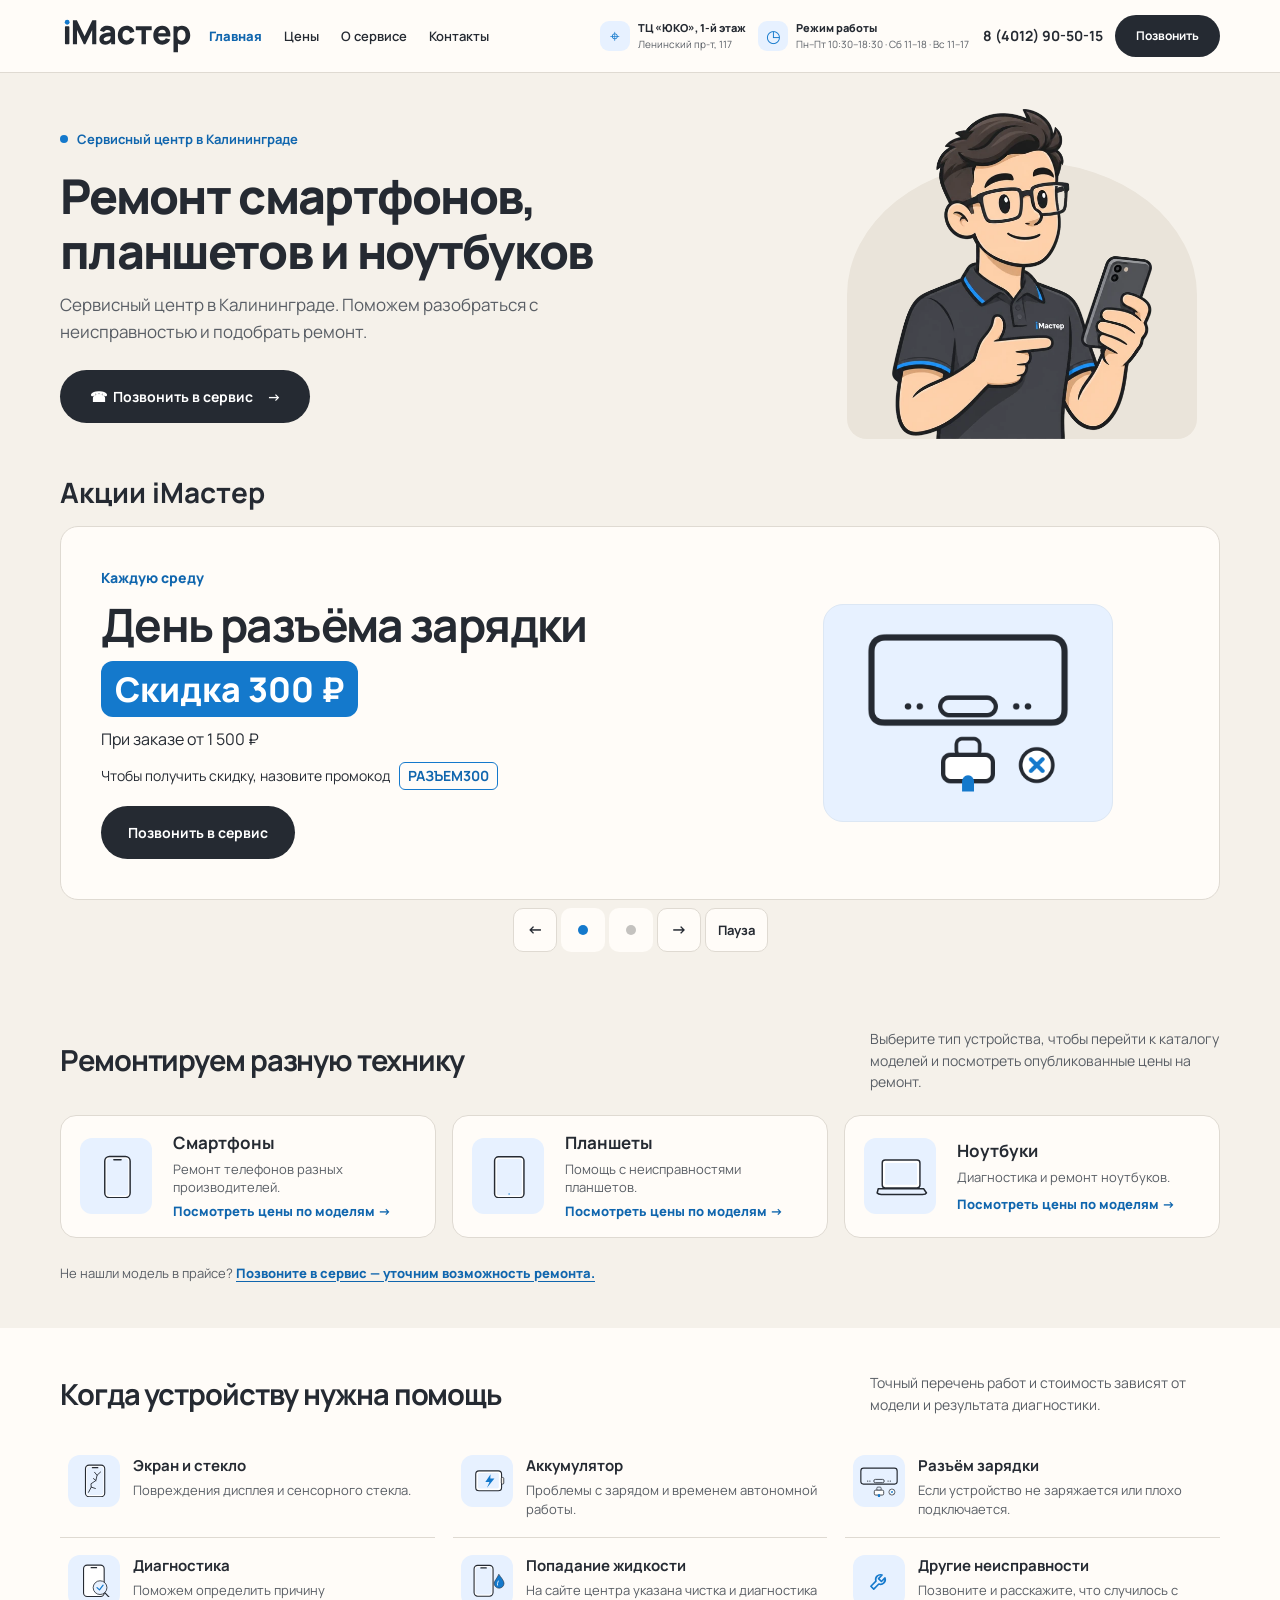
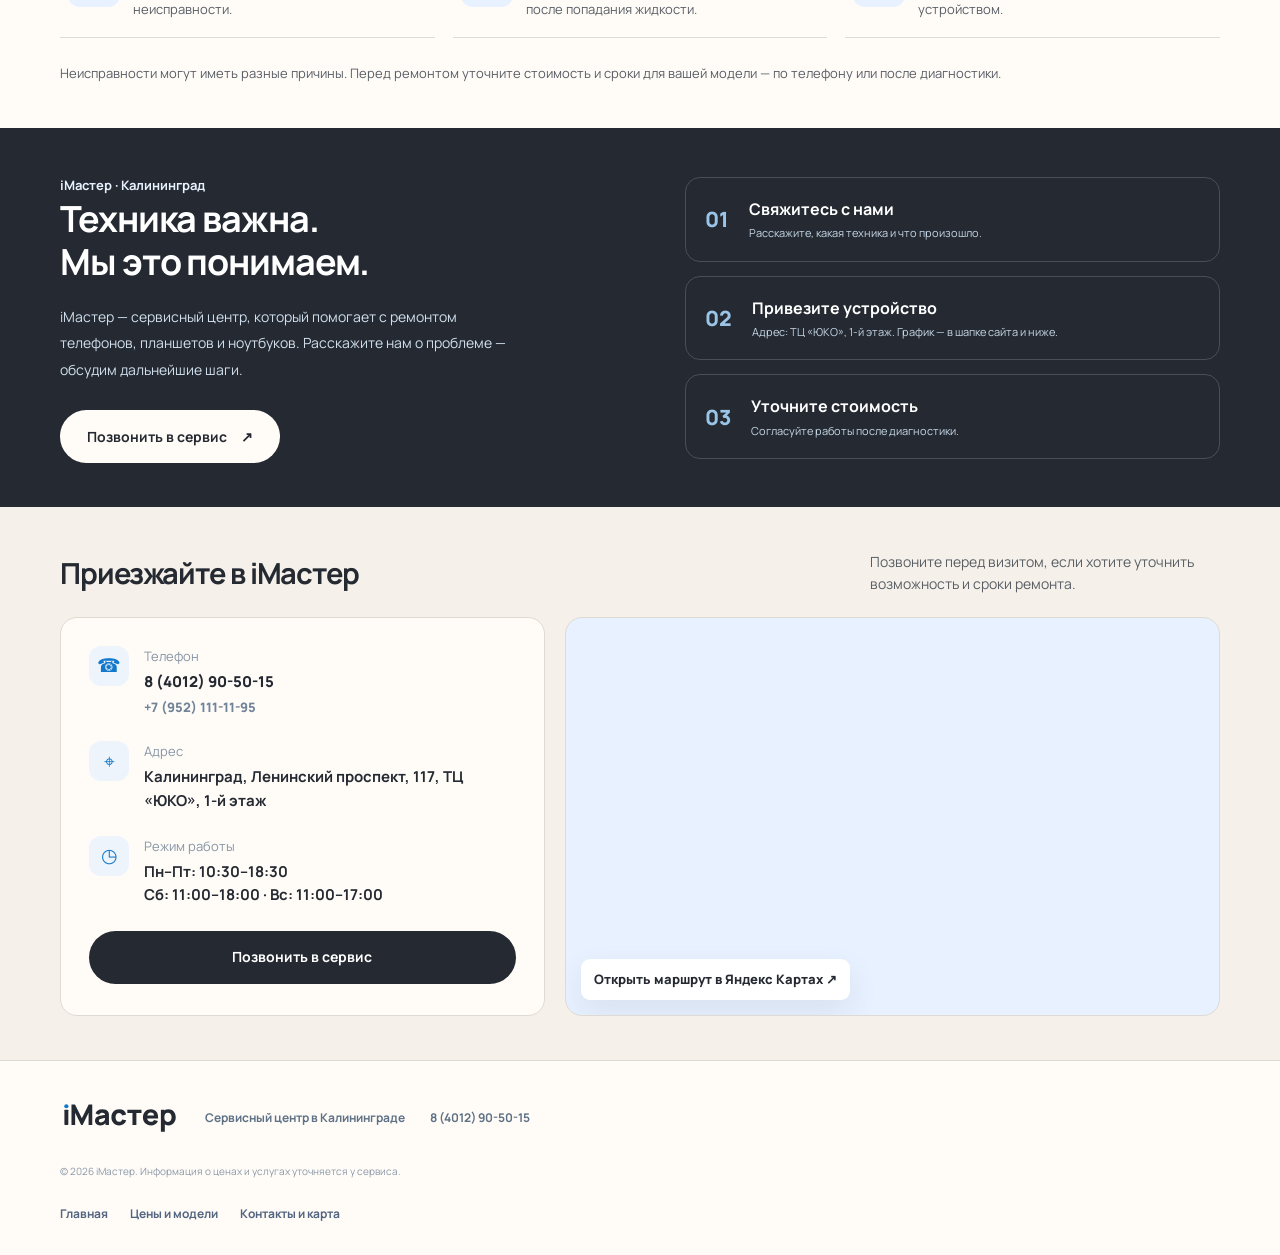
<file: site/index.html>
<!DOCTYPE html>

<html lang="ru">
<head>
<meta charset="utf-8"/>
<meta content="width=device-width, initial-scale=1" name="viewport"/>
<title>Ремонт смартфонов, планшетов и ноутбуков в Калининграде — iМастер</title>
<meta content="Сервисный центр iМастер в Калининграде: ремонт смартфонов, планшетов и ноутбуков. Бесплатная диагностика. Позвоните нам: 8 (4012) 90-50-15." name="description"/>
<meta content="index,follow" name="robots"/>
<link href="https://ipart39.ru/" rel="canonical"/>
<meta content="website" property="og:type"/>
<meta content="iМастер — сервисный центр в Калининграде" property="og:title"/>
<meta content="Ремонт смартфонов, планшетов и ноутбуков. Бесплатная диагностика." property="og:description"/>
<meta content="https://ipart39.ru/" property="og:url"/>
<meta content="#F5F1EA" name="theme-color"/>
<link href="images/favicon.svg" rel="icon" type="image/svg+xml"/>
<link href="https://fonts.googleapis.com" rel="preconnect"/>
<link crossorigin="" href="https://fonts.gstatic.com" rel="preconnect"/>
<link href="https://fonts.googleapis.com/css2?family=Manrope:wght@400;500;600;700;800&amp;display=swap" rel="stylesheet"/>
<link href="css/style.css" rel="stylesheet"/>
<script type="application/ld+json">{
  "@context": "https://schema.org",
  "@type": "LocalBusiness",
  "name": "iМастер",
  "url": "https://ipart39.ru/",
  "telephone": [
    "+74012905015",
    "+79521111195"
  ],
  "address": {
    "@type": "PostalAddress",
    "streetAddress": "Ленинский проспект, 117, ТЦ ЮКО, 1 этаж",
    "addressLocality": "Калининград",
    "addressCountry": "RU"
  },
  "openingHoursSpecification": [
    {
      "@type": "OpeningHoursSpecification",
      "dayOfWeek": [
        "Monday",
        "Tuesday",
        "Wednesday",
        "Thursday",
        "Friday"
      ],
      "opens": "10:30",
      "closes": "18:30"
    },
    {
      "@type": "OpeningHoursSpecification",
      "dayOfWeek": "Saturday",
      "opens": "11:00",
      "closes": "18:00"
    },
    {
      "@type": "OpeningHoursSpecification",
      "dayOfWeek": "Sunday",
      "opens": "11:00",
      "closes": "17:00"
    }
  ],
  "@id": "https://ipart39.ru/#localbusiness",
  "areaServed": {
    "@type": "City",
    "name": "Калининград"
  }
}</script>
<link href="css/upgrade.css" rel="stylesheet"/>
<link href="css/promotions.css" rel="stylesheet"/>
<link href="css/brand.css" rel="stylesheet"/>
</head>
<body>
<header class="site-header">
<div class="container header-inner">
<a aria-label="iМастер — на главную" class="brand" href="index.html"><picture><img src="images/brand/wordmark_primary.svg" alt="iМастер" width="135" height="41"/></picture></a>
<nav aria-label="Основная навигация" class="main-nav"><a aria-current="page" href="index.html">Главная</a><a href="ceny.html">Цены</a><a href="index.html#about">О сервисе</a><a href="kontakty.html">Контакты</a></nav>
<div aria-label="Адрес и режим работы" class="header-location">
<div class="header-info-item"><span class="header-info-icon">⌖</span><span><b>ТЦ «ЮКО», 1-й этаж</b><small>Ленинский пр-т, 117</small></span></div>
<div class="header-info-item"><span class="header-info-icon">◷</span><span><b>Режим работы</b><small>Пн–Пт 10:30–18:30 · Сб 11–18 · Вс 11–17</small></span></div>
</div>
<div class="header-actions"><a class="phone" href="tel:+74012905015">8 (4012) 90-50-15</a><a class="button button-small" href="tel:+74012905015">Позвонить</a></div>
<button aria-expanded="false" aria-label="Открыть меню" class="menu-toggle"><span></span><span></span></button>
</div>
<div class="mobile-header-details"><span><b>⌖ ТЦ «ЮКО», 1-й этаж</b> · Ленинский пр-т, 117</span><span><b>◷ Пн–Пт 10:30–18:30</b> · Сб 11–18 · Вс 11–17</span></div>
</header>
<main id="top">
<section class="hero section">
<div class="container hero-grid">
<div class="hero-copy">
<div class="eyebrow"><span class="eyebrow-dot"></span> Сервисный центр в Калининграде</div>
<h1>Ремонт смартфонов, <br/>планшетов и ноутбуков</h1>
<p class="hero-lead">Сервисный центр в Калининграде. Поможем разобраться с неисправностью и подобрать ремонт.</p>
<div class="hero-actions"><a class="button" href="tel:+74012905015">☎  Позвонить в сервис <span aria-hidden="true">→</span></a></div>
</div>
<div class="hero-art">
<img alt="Мастер iМастер со смартфоном" class="technician-image" src="images/brand/master-consultation.webp" width="512" height="650" decoding="async" fetchpriority="high"/>
</div>
</div>
</section>
<!-- promotions:start -->
<section class="promotions container" aria-labelledby="promotions-heading">
  <h2 id="promotions-heading">Акции iМастер</h2>
  <div class="promo-slides" id="promo-slides">
    <article class="promo-slide" aria-label="День разъёма зарядки">
      
      <div class="promo-copy">
        <p class="promo-day">Каждую среду</p>
        <h3>День разъёма зарядки</h3>
        <p class="promo-discount">Скидка 300 ₽</p>
        <p class="promo-condition">При заказе от 1 500 ₽</p>
        <p class="promo-code promo-code-guided"><span>Чтобы получить скидку, назовите промокод</span> <strong>РАЗЪЕМ300</strong></p>
        <a class="button" href="tel:+74012905015">Позвонить в сервис</a>
      </div>
      <img class="promo-art" src="images/promotions/brand-port.png" alt="" width="650" height="650" loading="lazy" decoding="async"/>
    </article>
    <article class="promo-slide" aria-label="День дисплея">
      
      <div class="promo-copy">
        <p class="promo-day">Каждый четверг</p>
        <h3>День дисплея</h3>
        <p class="promo-discount">Скидка 300 ₽</p>
        <p class="promo-condition">При заказе от 3 000 ₽</p>
        <p class="promo-code promo-code-guided"><span>Чтобы получить скидку, назовите промокод</span> <strong>ДИСПЛЕЙ300</strong></p>
        <a class="button" href="tel:+74012905015">Позвонить в сервис</a>
      </div>
      <img class="promo-art" src="images/promotions/brand-display.png" alt="" width="650" height="650" loading="lazy" decoding="async"/>
    </article>
  </div>
  <div class="promo-controls" hidden>
    <button type="button" class="promo-arrow" data-promo-prev aria-controls="promo-slides" aria-label="Предыдущая акция">←</button>
    <div class="promo-dots" role="group" aria-label="Выбор акции"></div>
    <button type="button" class="promo-arrow" data-promo-next aria-controls="promo-slides" aria-label="Следующая акция">→</button>
    <button type="button" class="promo-play" data-promo-play>Пауза</button>
  </div>
  <p class="promo-status" aria-live="polite" aria-atomic="true"></p>
</section>
<!-- promotions:end -->
<section class="trust-strip"><div class="container trust-items"><div><span class="trust-symbol">✳</span> Бесплатная диагностика</div><div><span class="trust-symbol">⌁</span> Смартфоны, планшеты, ноутбуки</div><div><span class="trust-symbol">⌖</span> Калининград, ТЦ ЮКО</div></div></section>
<section class="section" id="services">
<div class="container">
<div class="section-heading"><div><div class="eyebrow">Чем можем помочь</div><h2>Ремонтируем разную технику</h2></div><p>Выберите тип устройства, чтобы перейти к каталогу моделей и посмотреть опубликованные цены на ремонт.</p></div>
<div class="device-grid">
<article class="device-card"><div class="device-illustration phone-illustration"><img src="images/brand/icon_phone.svg" alt="" width="80" height="60" loading="lazy"/></div><h3>Смартфоны</h3><p>Ремонт телефонов разных производителей.</p><a class="card-inline-link" href="ceny.html#smartphones">Посмотреть цены по моделям →</a></article>
<article class="device-card"><div class="device-illustration tablet-illustration"><img src="images/brand/icon_tablet_plain.svg" alt="" width="80" height="60" loading="lazy"/></div><h3>Планшеты</h3><p>Помощь с неисправностями планшетов.</p><a class="card-inline-link" href="ceny.html#tablets">Посмотреть цены по моделям →</a></article>
<article class="device-card"><div class="device-illustration laptop-illustration"><img src="images/brand/icon_laptop_plain.svg" alt="" width="80" height="60" loading="lazy"/></div><h3>Ноутбуки</h3><p>Диагностика и ремонт ноутбуков.</p><a class="card-inline-link" href="ceny.html#laptops">Посмотреть цены по моделям →</a></article>
</div>
<p class="catalog-bridge">Не нашли модель в прайсе? <a href="tel:+74012905015">Позвоните в сервис — уточним возможность ремонта.</a></p></div>
</section>
<section class="section section-soft">
<div class="container">
<div class="section-heading"><div><div class="eyebrow">Типовые неисправности</div><h2>Когда устройству нужна помощь</h2></div><p>Точный перечень работ и стоимость зависят от модели и результата диагностики.</p></div>
<div class="service-grid">
<div class="service-item"><span class="service-icon"><img src="images/brand/icon_crack_light.svg" alt="" width="44" height="44" loading="lazy"/></span><div><h3>Экран и стекло</h3><p>Повреждения дисплея и сенсорного стекла.</p></div></div>
<div class="service-item"><span class="service-icon"><img src="images/brand/icon_battery_new.svg" alt="" width="44" height="44" loading="lazy"/></span><div><h3>Аккумулятор</h3><p>Проблемы с зарядом и временем автономной работы.</p></div></div>
<div class="service-item"><span class="service-icon"><img src="images/brand/icon_port_cable.svg" alt="" width="44" height="44" loading="lazy"/></span><div><h3>Разъём зарядки</h3><p>Если устройство не заряжается или плохо подключается.</p></div></div>
<div class="service-item"><span class="service-icon"><img src="images/brand/icon_diagnosis.svg" alt="" width="44" height="44" loading="lazy"/></span><div><h3>Диагностика</h3><p>Поможем определить причину неисправности.</p></div></div>
<div class="service-item"><span class="service-icon"><img src="images/brand/icon_water.svg" alt="" width="44" height="44" loading="lazy"/></span><div><h3>Попадание жидкости</h3><p>На сайте центра указана чистка и диагностика после попадания жидкости.</p></div></div>
<div class="service-item"><span class="service-icon"><svg aria-hidden="true" fill="none" height="24" stroke="currentColor" stroke-linecap="round" stroke-linejoin="round" stroke-width="1.7" viewbox="0 0 24 24" width="24"><path d="M14.7 6.3a5 5 0 0 0-6.4 6.4L3 18l3 3 5.3-5.3a5 5 0 0 0 6.4-6.4L14 13l-3-3z"></path></svg></span><div><h3>Другие неисправности</h3><p>Позвоните и расскажите, что случилось с устройством.</p></div></div>
</div><p class="seo-note">Неисправности могут иметь разные причины. Перед ремонтом уточните стоимость и сроки для вашей модели — по телефону или после диагностики.</p>
</div>
</section>

<section class="section section-blue" id="about">
<div class="container about-grid"><div><div class="eyebrow eyebrow-light">iМастер · Калининград</div><h2>Техника важна.<br/>Мы это понимаем.</h2><p>iМастер — сервисный центр, который помогает с ремонтом телефонов, планшетов и ноутбуков. Расскажите нам о проблеме — обсудим дальнейшие шаги.</p><a class="button button-white" href="tel:+74012905015">Позвонить в сервис <span>↗</span></a></div><div class="about-steps"><div><span>01</span><p><b>Свяжитесь с нами</b><small>Расскажите, какая техника и что произошло.</small></p></div><div><span>02</span><p><b>Привезите устройство</b><small>Адрес: ТЦ «ЮКО», 1-й этаж. График — в шапке сайта и ниже.</small></p></div><div><span>03</span><p><b>Уточните стоимость</b><small>Согласуйте работы после диагностики.</small></p></div></div></div>
</section>
<section class="section" id="contacts">
<div class="container">
<div class="section-heading"><div><div class="eyebrow">Будем на связи</div><h2>Приезжайте в iМастер</h2></div><p>Позвоните перед визитом, если хотите уточнить возможность и сроки ремонта.</p></div>
<div class="contact-grid">
<div class="contact-card">
<div class="contact-line"><span class="contact-icon">☎</span><div><small>Телефон</small><a href="tel:+74012905015">8 (4012) 90-50-15</a><a class="secondary-phone" href="tel:+79521111195">+7 (952) 111-11-95</a></div></div>
<div class="contact-line"><span class="contact-icon">⌖</span><div><small>Адрес</small><b>Калининград, Ленинский проспект, 117, ТЦ «ЮКО», 1-й этаж</b></div></div>
<div class="contact-line"><span class="contact-icon">◷</span><div><small>Режим работы</small><b>Пн–Пт: 10:30–18:30</b><b>Сб: 11:00–18:00 · Вс: 11:00–17:00</b></div></div>
<a class="button button-full" href="tel:+74012905015">Позвонить в сервис</a>
</div>
<div class="map-card"><iframe loading="lazy" referrerpolicy="no-referrer-when-downgrade" src="https://yandex.ru/map-widget/v1/?ll=20.504280%2C54.700476&amp;z=18&amp;pt=20.504280%2C54.700476%2Cpm2rdm" title="Карта: iМастер, Ленинский проспект 117, Калининград"></iframe><a href="https://yandex.ru/maps/?ll=20.504280%2C54.700476&amp;z=18&amp;pt=20.504280%2C54.700476%2Cpm2rdm" rel="noopener" target="_blank">Открыть маршрут в Яндекс Картах ↗</a></div>
</div>
</div>
</section>
</main>
<footer class="site-footer"><div class="container footer-inner"><a class="brand brand-footer" href="index.html"><picture><img src="images/brand/wordmark_primary.svg" alt="iМастер" width="135" height="41"/></picture></a><p>Сервисный центр в Калининграде</p><a href="tel:+74012905015">8 (4012) 90-50-15</a><small>© <span id="year"></span> iМастер. Информация о ценах и услугах уточняется у сервиса.</small><nav aria-label="Разделы сайта" class="footer-links"><a href="index.html">Главная</a><a href="ceny.html">Цены и модели</a><a href="kontakty.html">Контакты и карта</a></nav></div></footer>
<a class="mobile-call" href="tel:+74012905015">Позвонить в iМастер</a>
<script defer="" src="js/main.js"></script>
<script defer="" src="js/promotions.js"></script>
</body>
</html>
</file>
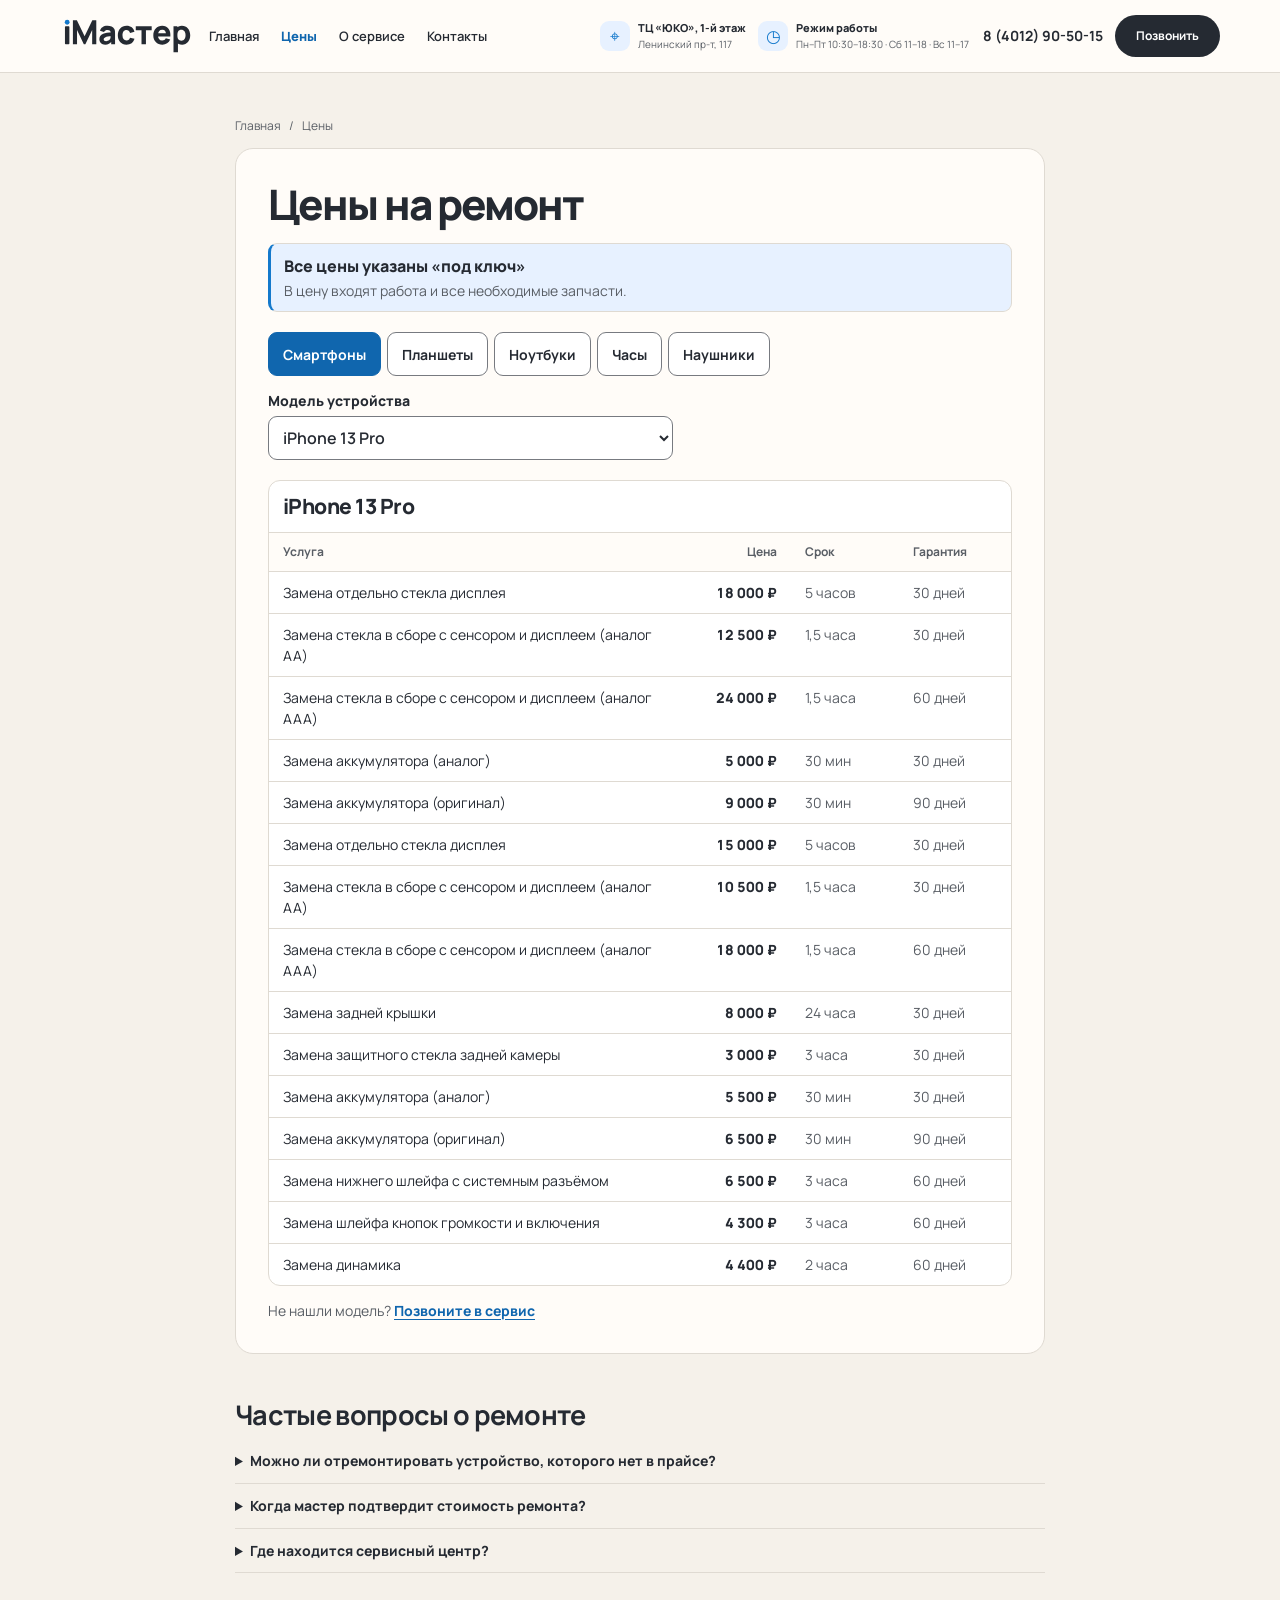
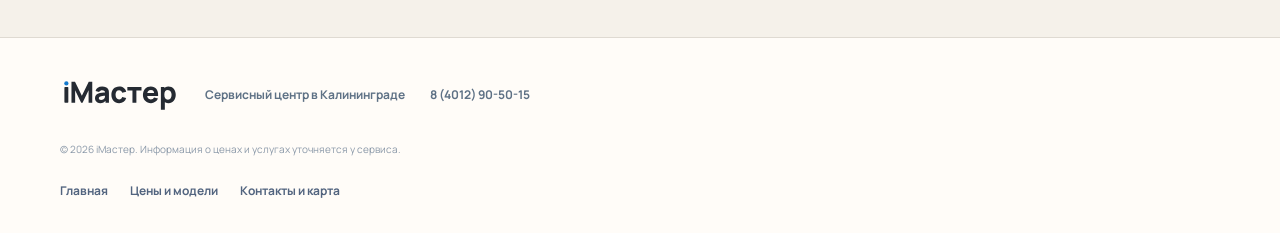
<file: site/ceny.html>
<!DOCTYPE html>
<html lang="ru"><head>
<meta charset="utf-8"/>
<meta content="width=device-width, initial-scale=1" name="viewport"/>
<title>Цены на ремонт iPhone, iPad и MacBook в Калининграде — iМастер</title>
<meta content="Прайс iМастер в Калининграде: выберите устройство и модель, чтобы посмотреть опубликованные цены на ремонт iPhone, iPad и MacBook, сроки и гарантию." name="description"/>
<meta content="index,follow" name="robots"/>
<link href="https://ipart39.ru/ceny.html" rel="canonical"/>
<meta content="website" property="og:type"/>
<meta content="Цены на ремонт iPhone, iPad и MacBook в Калининграде — iМастер" property="og:title"/>
<meta content="Прайс iМастер в Калининграде: выберите устройство и модель, чтобы посмотреть опубликованные цены на ремонт iPhone, iPad и MacBook, сроки и гарантию." property="og:description"/>
<meta content="https://ipart39.ru/ceny.html" property="og:url"/>
<meta content="#F5F1EA" name="theme-color" media="(prefers-color-scheme: light)"/>
<meta content="#252A32" name="theme-color" media="(prefers-color-scheme: dark)"/>
<link href="images/favicon.svg" rel="icon" type="image/svg+xml"/>
<link href="https://fonts.googleapis.com" rel="preconnect"/>
<link crossorigin="" href="https://fonts.gstatic.com" rel="preconnect"/>
<link href="https://fonts.googleapis.com/css2?family=Manrope:wght@400;500;600;700;800&amp;display=swap" rel="stylesheet"/>
<link href="css/style.css" rel="stylesheet"/>
<script type="application/ld+json">{
  "@context": "https://schema.org",
  "@type": "LocalBusiness",
  "name": "iМастер",
  "url": "https://ipart39.ru/",
  "telephone": [
    "+74012905015",
    "+79521111195"
  ],
  "address": {
    "@type": "PostalAddress",
    "streetAddress": "Ленинский проспект, 117, ТЦ ЮКО, 1 этаж",
    "addressLocality": "Калининград",
    "addressCountry": "RU"
  },
  "openingHoursSpecification": [
    {
      "@type": "OpeningHoursSpecification",
      "dayOfWeek": [
        "Monday",
        "Tuesday",
        "Wednesday",
        "Thursday",
        "Friday"
      ],
      "opens": "10:30",
      "closes": "18:30"
    },
    {
      "@type": "OpeningHoursSpecification",
      "dayOfWeek": "Saturday",
      "opens": "11:00",
      "closes": "18:00"
    },
    {
      "@type": "OpeningHoursSpecification",
      "dayOfWeek": "Sunday",
      "opens": "11:00",
      "closes": "17:00"
    }
  ],
  "@id": "https://ipart39.ru/#localbusiness",
  "areaServed": {
    "@type": "City",
    "name": "Калининград"
  }
}</script>
<link href="css/upgrade.css" rel="stylesheet"/>
<link href="css/catalog.css" rel="stylesheet"/>
<link href="css/brand.css" rel="stylesheet"/>
</head><body class="prices-page"><header class="site-header">
<div class="container header-inner">
<a aria-label="iМастер — на главную" class="brand" href="index.html"><picture><source media="(prefers-color-scheme: dark)" srcset="images/brand/wordmark_inverse.svg"/><img src="images/brand/wordmark_primary.svg" alt="iМастер" width="135" height="41"/></picture></a>
<nav aria-label="Основная навигация" class="main-nav"><a href="index.html">Главная</a><a aria-current="page" href="ceny.html">Цены</a><a href="index.html#about">О сервисе</a><a href="kontakty.html">Контакты</a></nav>
<div aria-label="Адрес и режим работы" class="header-location">
<div class="header-info-item"><span class="header-info-icon">⌖</span><span><b>ТЦ «ЮКО», 1-й этаж</b><small>Ленинский пр-т, 117</small></span></div>
<div class="header-info-item"><span class="header-info-icon">◷</span><span><b>Режим работы</b><small>Пн–Пт 10:30–18:30 · Сб 11–18 · Вс 11–17</small></span></div>
</div>
<div class="header-actions"><a class="phone" href="tel:+74012905015">8 (4012) 90-50-15</a><a class="button button-small" href="tel:+74012905015">Позвонить</a></div>
<button aria-expanded="false" aria-label="Открыть меню" class="menu-toggle"><span></span><span></span></button>
</div>
<div class="mobile-header-details"><span><b>⌖ ТЦ «ЮКО», 1-й этаж</b> · Ленинский пр-т, 117</span><span><b>◷ Пн–Пт 10:30–18:30</b> · Сб 11–18 · Вс 11–17</span></div>
</header>
<main class="container prices-container">
  <nav class="breadcrumbs prices-breadcrumbs" aria-label="Навигационная цепочка">
    <a href="index.html">Главная</a>
    <span aria-hidden="true">/</span>
    <span aria-current="page">Цены</span>
  </nav>
  <section class="prices-card" aria-labelledby="prices-heading">
    <h1 id="prices-heading">Цены на ремонт</h1>
    <div class="prices-notice">
      <strong>Все цены указаны «под ключ»</strong>
      <p>В цену входят работа и все необходимые запчасти.</p>
    </div>
    <div class="catalog-controls" id="catalog-model-step" hidden>
      <div class="catalog-types" role="group" aria-label="Тип устройства"></div>
      <label class="catalog-picker" for="catalog-model">
        Модель устройства
        <select id="catalog-model">
          <option value="">Выберите модель</option>
        </select>
      </label>
      <p class="catalog-announcement" role="status"></p>
    </div>
    <!-- catalog:start -->
<div class="catalog-fallback">
  <nav class="catalog-types" aria-label="Тип устройства"><a class="catalog-type" href="#smartphones">Смартфоны</a><a class="catalog-type" href="#tablets">Планшеты</a><a class="catalog-type" href="#laptops">Ноутбуки</a><a class="catalog-type" href="#accessories">Аксессуары</a></nav>
  <details class="catalog-model-list"><summary>Перейти к модели</summary><div><a class="catalog-model" href="#prices-smartphones-iphone-11-be3ff804">iPhone 11</a><a class="catalog-model" href="#prices-smartphones-iphone-11-pro-37c16892">iPhone 11 Pro</a><a class="catalog-model" href="#prices-smartphones-iphone-11-pro-max-f4053316">iPhone 11 Pro Max</a><a class="catalog-model" href="#prices-smartphones-iphone-12-927019ba">iPhone 12</a><a class="catalog-model" href="#prices-smartphones-iphone-12-pro-7315a763">iPhone 12 Pro</a><a class="catalog-model" href="#prices-smartphones-iphone-12-pro-max-5f449c85">iPhone 12 Pro Max</a><a class="catalog-model" href="#prices-smartphones-iphone-12-mini-48c3a863">iPhone 12 mini</a><a class="catalog-model" href="#prices-smartphones-iphone-13-c25a8f28">iPhone 13</a><a class="catalog-model" href="#prices-smartphones-iphone-13-pro-bc37fdcf">iPhone 13 Pro</a><a class="catalog-model" href="#prices-smartphones-iphone-13-pro-max-0f9d898a">iPhone 13 Pro Max</a><a class="catalog-model" href="#prices-smartphones-iphone-13-mini-6727cf47">iPhone 13 mini</a><a class="catalog-model" href="#prices-smartphones-iphone-14-4ca53620">iPhone 14</a><a class="catalog-model" href="#prices-smartphones-iphone-14-plus-d9c2aedc">iPhone 14 Plus</a><a class="catalog-model" href="#prices-smartphones-iphone-14-pro-9ef489b1">iPhone 14 Pro</a><a class="catalog-model" href="#prices-smartphones-iphone-5-5c-5s-ec762b55">iPhone 5/5C/5S</a><a class="catalog-model" href="#prices-smartphones-iphone-6-80d8b985">iPhone 6</a><a class="catalog-model" href="#prices-smartphones-iphone-6-plus-18d28df8">iPhone 6 Plus</a><a class="catalog-model" href="#prices-smartphones-iphone-6s-3aee1664">iPhone 6S</a><a class="catalog-model" href="#prices-smartphones-iphone-6s-plus-ab665d7a">iPhone 6S Plus</a><a class="catalog-model" href="#prices-smartphones-iphone-7-48f5dedf">iPhone 7</a><a class="catalog-model" href="#prices-smartphones-iphone-7-plus-db8443ef">iPhone 7 Plus</a><a class="catalog-model" href="#prices-smartphones-iphone-8-cd99af92">iPhone 8</a><a class="catalog-model" href="#prices-smartphones-iphone-8-plus-789e1c61">iPhone 8 Plus</a><a class="catalog-model" href="#prices-smartphones-iphone-se-659097ab">iPhone SE</a><a class="catalog-model" href="#prices-smartphones-iphone-se-2-56079b5d">iPhone SE 2</a><a class="catalog-model" href="#prices-smartphones-iphone-x-cd0fc11b">iPhone X</a><a class="catalog-model" href="#prices-smartphones-iphone-xr-45f30e52">iPhone XR</a><a class="catalog-model" href="#prices-smartphones-iphone-xs-6fb548df">iPhone XS</a><a class="catalog-model" href="#prices-smartphones-iphone-xs-max-d00e8d10">iPhone XS Max</a><a class="catalog-model" href="#prices-tablets-ipad-2-3-4-8da660e9">iPad 2/3/4</a><a class="catalog-model" href="#prices-tablets-ipad-2018-a1893-17a90845">iPad 2018 (A1893)</a><a class="catalog-model" href="#prices-tablets-ipad-2019-a2197-4c15e1e0">iPad 2019 (A2197)</a><a class="catalog-model" href="#prices-tablets-ipad-air-b4c931db">iPad Air</a><a class="catalog-model" href="#prices-tablets-ipad-air-2-232d72e9">iPad Air 2</a><a class="catalog-model" href="#prices-tablets-ipad-pro-12-9-2015-c346de45">iPad Pro 12.9 (2015)</a><a class="catalog-model" href="#prices-tablets-ipad-mini-1-2-3-f2876441">iPad mini 1/2/3</a><a class="catalog-model" href="#prices-tablets-ipad-mini-4-3b53bbb6">iPad mini 4</a><a class="catalog-model" href="#prices-laptops-macbook-ac92e761">MacBook</a><a class="catalog-model" href="#prices-accessories-airpods-9e5b09a1">AirPods</a><a class="catalog-model" href="#prices-accessories-apple-watch-9371bab2">Apple Watch</a></div></details>
</div>
<div id="catalog-service-step">
<p class="catalog-fallback-heading" id="smartphones">Смартфоны</p>
<section class="model-prices" id="prices-smartphones-iphone-11-be3ff804" data-category="smartphones"><h2 id="prices-smartphones-iphone-11-be3ff804-title">iPhone 11</h2><table class="catalog-table" role="table" aria-labelledby="prices-smartphones-iphone-11-be3ff804-title"><thead role="rowgroup"><tr role="row"><th scope="col" role="columnheader">Услуга</th><th scope="col" role="columnheader">Цена</th><th scope="col" role="columnheader">Срок</th><th scope="col" role="columnheader">Гарантия</th></tr></thead><tbody role="rowgroup"><tr role="row"><td role="cell">Замена отдельно стекла дисплея</td><td role="cell"><span class="price-amount">5 500 ₽</span></td><td role="cell"><span class="price-meta-label" aria-hidden="true">Срок </span>24 часа</td><td role="cell"><span class="price-meta-label" aria-hidden="true">Гарантия </span>30 дней</td></tr><tr role="row"><td role="cell">Замена стекла в сборе с сенсором и дисплеем (аналог AA)</td><td role="cell"><span class="price-amount">5 000 ₽</span></td><td role="cell"><span class="price-meta-label" aria-hidden="true">Срок </span>3 часа</td><td role="cell"><span class="price-meta-label" aria-hidden="true">Гарантия </span>30 дней</td></tr><tr role="row"><td role="cell">Замена стекла в сборе с сенсором и дисплеем (аналог AAA)</td><td role="cell"><span class="price-amount">7 000 ₽</span></td><td role="cell"><span class="price-meta-label" aria-hidden="true">Срок </span>3 часа</td><td role="cell"><span class="price-meta-label" aria-hidden="true">Гарантия </span>30 дней</td></tr><tr role="row"><td role="cell">Замена аккумулятора (аналог)</td><td role="cell"><span class="price-amount">2 200 ₽</span></td><td role="cell"><span class="price-meta-label" aria-hidden="true">Срок </span>20 мин</td><td role="cell"><span class="price-meta-label" aria-hidden="true">Гарантия </span>30 дней</td></tr><tr role="row"><td role="cell">Замена аккумулятора (оригинал)</td><td role="cell"><span class="price-amount">3 500 ₽</span></td><td role="cell"><span class="price-meta-label" aria-hidden="true">Срок </span>20 мин</td><td role="cell"><span class="price-meta-label" aria-hidden="true">Гарантия </span>90 дней</td></tr></tbody></table></section>
<section class="model-prices" id="prices-smartphones-iphone-11-pro-37c16892" data-category="smartphones"><h2 id="prices-smartphones-iphone-11-pro-37c16892-title">iPhone 11 Pro</h2><table class="catalog-table" role="table" aria-labelledby="prices-smartphones-iphone-11-pro-37c16892-title"><thead role="rowgroup"><tr role="row"><th scope="col" role="columnheader">Услуга</th><th scope="col" role="columnheader">Цена</th><th scope="col" role="columnheader">Срок</th><th scope="col" role="columnheader">Гарантия</th></tr></thead><tbody role="rowgroup"><tr role="row"><td role="cell">Замена отдельно стекла дисплея</td><td role="cell"><span class="price-amount">8 000 ₽</span></td><td role="cell"><span class="price-meta-label" aria-hidden="true">Срок </span>24 часа</td><td role="cell"><span class="price-meta-label" aria-hidden="true">Гарантия </span>30 дней</td></tr><tr role="row"><td role="cell">Замена стекла в сборе с сенсором и дисплеем (аналог AA)</td><td role="cell"><span class="price-amount">7 500 ₽</span></td><td role="cell"><span class="price-meta-label" aria-hidden="true">Срок </span>3 часа</td><td role="cell"><span class="price-meta-label" aria-hidden="true">Гарантия </span>30 дней</td></tr><tr role="row"><td role="cell">Замена стекла в сборе с сенсором и дисплеем (аналог AAA)</td><td role="cell"><span class="price-amount">11 000 ₽</span></td><td role="cell"><span class="price-meta-label" aria-hidden="true">Срок </span>3 часа</td><td role="cell"><span class="price-meta-label" aria-hidden="true">Гарантия </span>30 дней</td></tr><tr role="row"><td role="cell">Замена аккумулятора (аналог)</td><td role="cell"><span class="price-amount">3 500 ₽</span></td><td role="cell"><span class="price-meta-label" aria-hidden="true">Срок </span>20 мин</td><td role="cell"><span class="price-meta-label" aria-hidden="true">Гарантия </span>30 дней</td></tr><tr role="row"><td role="cell">Замена аккумулятора (оригинал)</td><td role="cell"><span class="price-amount">4 700 ₽</span></td><td role="cell"><span class="price-meta-label" aria-hidden="true">Срок </span>20 мин</td><td role="cell"><span class="price-meta-label" aria-hidden="true">Гарантия </span>90 дней</td></tr></tbody></table></section>
<section class="model-prices" id="prices-smartphones-iphone-11-pro-max-f4053316" data-category="smartphones"><h2 id="prices-smartphones-iphone-11-pro-max-f4053316-title">iPhone 11 Pro Max</h2><table class="catalog-table" role="table" aria-labelledby="prices-smartphones-iphone-11-pro-max-f4053316-title"><thead role="rowgroup"><tr role="row"><th scope="col" role="columnheader">Услуга</th><th scope="col" role="columnheader">Цена</th><th scope="col" role="columnheader">Срок</th><th scope="col" role="columnheader">Гарантия</th></tr></thead><tbody role="rowgroup"><tr role="row"><td role="cell">Замена отдельно стекла дисплея</td><td role="cell"><span class="price-amount">9 500 ₽</span></td><td role="cell"><span class="price-meta-label" aria-hidden="true">Срок </span>24 часа</td><td role="cell"><span class="price-meta-label" aria-hidden="true">Гарантия </span>30 дней</td></tr><tr role="row"><td role="cell">Замена стекла в сборе с сенсором и дисплеем (аналог AA)</td><td role="cell"><span class="price-amount">8 000 ₽</span></td><td role="cell"><span class="price-meta-label" aria-hidden="true">Срок </span>3 часа</td><td role="cell"><span class="price-meta-label" aria-hidden="true">Гарантия </span>30 дней</td></tr><tr role="row"><td role="cell">Замена стекла в сборе с сенсором и дисплеем (аналог AAA)</td><td role="cell"><span class="price-amount">12 000 ₽</span></td><td role="cell"><span class="price-meta-label" aria-hidden="true">Срок </span>3 часа</td><td role="cell"><span class="price-meta-label" aria-hidden="true">Гарантия </span>30 дней</td></tr><tr role="row"><td role="cell">Замена аккумулятора (аналог)</td><td role="cell"><span class="price-amount">4 700 ₽</span></td><td role="cell"><span class="price-meta-label" aria-hidden="true">Срок </span>60 мин</td><td role="cell"><span class="price-meta-label" aria-hidden="true">Гарантия </span>30 дней</td></tr></tbody></table></section>
<section class="model-prices" id="prices-smartphones-iphone-12-927019ba" data-category="smartphones"><h2 id="prices-smartphones-iphone-12-927019ba-title">iPhone 12</h2><table class="catalog-table" role="table" aria-labelledby="prices-smartphones-iphone-12-927019ba-title"><thead role="rowgroup"><tr role="row"><th scope="col" role="columnheader">Услуга</th><th scope="col" role="columnheader">Цена</th><th scope="col" role="columnheader">Срок</th><th scope="col" role="columnheader">Гарантия</th></tr></thead><tbody role="rowgroup"><tr role="row"><td role="cell">Замена отдельно стекла дисплея</td><td role="cell"><span class="price-amount">12 000 ₽</span></td><td role="cell"><span class="price-meta-label" aria-hidden="true">Срок </span>5 часов</td><td role="cell"><span class="price-meta-label" aria-hidden="true">Гарантия </span>30 дней</td></tr><tr role="row"><td role="cell">Замена стекла в сборе с сенсором и дисплеем (аналог AA)</td><td role="cell"><span class="price-amount">7 500 ₽</span></td><td role="cell"><span class="price-meta-label" aria-hidden="true">Срок </span>1,5 часа</td><td role="cell"><span class="price-meta-label" aria-hidden="true">Гарантия </span>30 дней</td></tr><tr role="row"><td role="cell">Замена стекла в сборе с сенсором и дисплеем (аналог AAA)</td><td role="cell"><span class="price-amount">12 000 ₽</span></td><td role="cell"><span class="price-meta-label" aria-hidden="true">Срок </span>1,5 часа</td><td role="cell"><span class="price-meta-label" aria-hidden="true">Гарантия </span>60 дней</td></tr><tr role="row"><td role="cell">Замена аккумулятора (аналог)</td><td role="cell"><span class="price-amount">4 300 ₽</span></td><td role="cell"><span class="price-meta-label" aria-hidden="true">Срок </span>30 мин</td><td role="cell"><span class="price-meta-label" aria-hidden="true">Гарантия </span>30 дней</td></tr><tr role="row"><td role="cell">Замена аккумулятора (оригинал)</td><td role="cell"><span class="price-amount">5 500 ₽</span></td><td role="cell"><span class="price-meta-label" aria-hidden="true">Срок </span>30 мин</td><td role="cell"><span class="price-meta-label" aria-hidden="true">Гарантия </span>90 дней</td></tr></tbody></table></section>
<section class="model-prices" id="prices-smartphones-iphone-12-pro-7315a763" data-category="smartphones"><h2 id="prices-smartphones-iphone-12-pro-7315a763-title">iPhone 12 Pro</h2><table class="catalog-table" role="table" aria-labelledby="prices-smartphones-iphone-12-pro-7315a763-title"><thead role="rowgroup"><tr role="row"><th scope="col" role="columnheader">Услуга</th><th scope="col" role="columnheader">Цена</th><th scope="col" role="columnheader">Срок</th><th scope="col" role="columnheader">Гарантия</th></tr></thead><tbody role="rowgroup"><tr role="row"><td role="cell">Замена отдельно стекла дисплея</td><td role="cell"><span class="price-amount">11 000 ₽</span></td><td role="cell"><span class="price-meta-label" aria-hidden="true">Срок </span>5 часов</td><td role="cell"><span class="price-meta-label" aria-hidden="true">Гарантия </span>30 дней</td></tr><tr role="row"><td role="cell">Замена стекла в сборе с сенсором и дисплеем (аналог AA)</td><td role="cell"><span class="price-amount">8 000 ₽</span></td><td role="cell"><span class="price-meta-label" aria-hidden="true">Срок </span>1,5 часа</td><td role="cell"><span class="price-meta-label" aria-hidden="true">Гарантия </span>30 дней</td></tr><tr role="row"><td role="cell">Замена стекла в сборе с сенсором и дисплеем (аналог AAA)</td><td role="cell"><span class="price-amount">16 000 ₽</span></td><td role="cell"><span class="price-meta-label" aria-hidden="true">Срок </span>1,5 часа</td><td role="cell"><span class="price-meta-label" aria-hidden="true">Гарантия </span>60 дней</td></tr><tr role="row"><td role="cell">Замена аккумулятора (аналог)</td><td role="cell"><span class="price-amount">4 800 ₽</span></td><td role="cell"><span class="price-meta-label" aria-hidden="true">Срок </span>30 мин</td><td role="cell"><span class="price-meta-label" aria-hidden="true">Гарантия </span>30 дней</td></tr><tr role="row"><td role="cell">Замена аккумулятора (оригинал)</td><td role="cell"><span class="price-amount">6 600 ₽</span></td><td role="cell"><span class="price-meta-label" aria-hidden="true">Срок </span>30 мин</td><td role="cell"><span class="price-meta-label" aria-hidden="true">Гарантия </span>90 дней</td></tr></tbody></table></section>
<section class="model-prices" id="prices-smartphones-iphone-12-pro-max-5f449c85" data-category="smartphones"><h2 id="prices-smartphones-iphone-12-pro-max-5f449c85-title">iPhone 12 Pro Max</h2><table class="catalog-table" role="table" aria-labelledby="prices-smartphones-iphone-12-pro-max-5f449c85-title"><thead role="rowgroup"><tr role="row"><th scope="col" role="columnheader">Услуга</th><th scope="col" role="columnheader">Цена</th><th scope="col" role="columnheader">Срок</th><th scope="col" role="columnheader">Гарантия</th></tr></thead><tbody role="rowgroup"><tr role="row"><td role="cell">Замена отдельно стекла дисплея</td><td role="cell"><span class="price-amount">15 000 ₽</span></td><td role="cell"><span class="price-meta-label" aria-hidden="true">Срок </span>5 часов</td><td role="cell"><span class="price-meta-label" aria-hidden="true">Гарантия </span>30 дней</td></tr><tr role="row"><td role="cell">Замена стекла в сборе с сенсором и дисплеем (аналог AA)</td><td role="cell"><span class="price-amount">10 500 ₽</span></td><td role="cell"><span class="price-meta-label" aria-hidden="true">Срок </span>1,5 часа</td><td role="cell"><span class="price-meta-label" aria-hidden="true">Гарантия </span>30 дней</td></tr><tr role="row"><td role="cell">Замена стекла в сборе с сенсором и дисплеем (аналог AAA)</td><td role="cell"><span class="price-amount">18 000 ₽</span></td><td role="cell"><span class="price-meta-label" aria-hidden="true">Срок </span>1,5 часа</td><td role="cell"><span class="price-meta-label" aria-hidden="true">Гарантия </span>60 дней</td></tr><tr role="row"><td role="cell">Замена аккумулятора (аналог)</td><td role="cell"><span class="price-amount">5 500 ₽</span></td><td role="cell"><span class="price-meta-label" aria-hidden="true">Срок </span>30 мин</td><td role="cell"><span class="price-meta-label" aria-hidden="true">Гарантия </span>30 дней</td></tr><tr role="row"><td role="cell">Замена аккумулятора (оригинал)</td><td role="cell"><span class="price-amount">6 500 ₽</span></td><td role="cell"><span class="price-meta-label" aria-hidden="true">Срок </span>30 мин</td><td role="cell"><span class="price-meta-label" aria-hidden="true">Гарантия </span>90 дней</td></tr></tbody></table></section>
<section class="model-prices" id="prices-smartphones-iphone-12-mini-48c3a863" data-category="smartphones"><h2 id="prices-smartphones-iphone-12-mini-48c3a863-title">iPhone 12 mini</h2><table class="catalog-table" role="table" aria-labelledby="prices-smartphones-iphone-12-mini-48c3a863-title"><thead role="rowgroup"><tr role="row"><th scope="col" role="columnheader">Услуга</th><th scope="col" role="columnheader">Цена</th><th scope="col" role="columnheader">Срок</th><th scope="col" role="columnheader">Гарантия</th></tr></thead><tbody role="rowgroup"><tr role="row"><td role="cell">Замена отдельно стекла дисплея</td><td role="cell"><span class="price-amount">12 000 ₽</span></td><td role="cell"><span class="price-meta-label" aria-hidden="true">Срок </span>5 часов</td><td role="cell"><span class="price-meta-label" aria-hidden="true">Гарантия </span>30 дней</td></tr><tr role="row"><td role="cell">Замена стекла в сборе с сенсором и дисплеем (аналог AA)</td><td role="cell"><span class="price-amount">8 000 ₽</span></td><td role="cell"><span class="price-meta-label" aria-hidden="true">Срок </span>1,5 часа</td><td role="cell"><span class="price-meta-label" aria-hidden="true">Гарантия </span>30 дней</td></tr><tr role="row"><td role="cell">Замена стекла в сборе с сенсором и дисплеем (аналог AAA)</td><td role="cell"><span class="price-amount">18 000 ₽</span></td><td role="cell"><span class="price-meta-label" aria-hidden="true">Срок </span>1,5 часа</td><td role="cell"><span class="price-meta-label" aria-hidden="true">Гарантия </span>60 дней</td></tr><tr role="row"><td role="cell">Замена аккумулятора (аналог)</td><td role="cell"><span class="price-amount">4 300 ₽</span></td><td role="cell"><span class="price-meta-label" aria-hidden="true">Срок </span>30 мин</td><td role="cell"><span class="price-meta-label" aria-hidden="true">Гарантия </span>30 дней</td></tr><tr role="row"><td role="cell">Замена аккумулятора (оригинал)</td><td role="cell"><span class="price-amount">5 500 ₽</span></td><td role="cell"><span class="price-meta-label" aria-hidden="true">Срок </span>30 мин</td><td role="cell"><span class="price-meta-label" aria-hidden="true">Гарантия </span>90 дней</td></tr></tbody></table></section>
<section class="model-prices" id="prices-smartphones-iphone-13-c25a8f28" data-category="smartphones"><h2 id="prices-smartphones-iphone-13-c25a8f28-title">iPhone 13</h2><table class="catalog-table" role="table" aria-labelledby="prices-smartphones-iphone-13-c25a8f28-title"><thead role="rowgroup"><tr role="row"><th scope="col" role="columnheader">Услуга</th><th scope="col" role="columnheader">Цена</th><th scope="col" role="columnheader">Срок</th><th scope="col" role="columnheader">Гарантия</th></tr></thead><tbody role="rowgroup"><tr role="row"><td role="cell">Замена отдельно стекла дисплея</td><td role="cell"><span class="price-amount">15 000 ₽</span></td><td role="cell"><span class="price-meta-label" aria-hidden="true">Срок </span>5 часов</td><td role="cell"><span class="price-meta-label" aria-hidden="true">Гарантия </span>30 дней</td></tr><tr role="row"><td role="cell">Замена стекла в сборе с сенсором и дисплеем (аналог AA)</td><td role="cell"><span class="price-amount">8 500 ₽</span></td><td role="cell"><span class="price-meta-label" aria-hidden="true">Срок </span>1,5 часа</td><td role="cell"><span class="price-meta-label" aria-hidden="true">Гарантия </span>30 дней</td></tr><tr role="row"><td role="cell">Замена стекла в сборе с сенсором и дисплеем (аналог AAA)</td><td role="cell"><span class="price-amount">14 000 ₽</span></td><td role="cell"><span class="price-meta-label" aria-hidden="true">Срок </span>1,5 часа</td><td role="cell"><span class="price-meta-label" aria-hidden="true">Гарантия </span>60 дней</td></tr><tr role="row"><td role="cell">Замена аккумулятора (аналог)</td><td role="cell"><span class="price-amount">4 800 ₽</span></td><td role="cell"><span class="price-meta-label" aria-hidden="true">Срок </span>30 мин</td><td role="cell"><span class="price-meta-label" aria-hidden="true">Гарантия </span>30 дней</td></tr><tr role="row"><td role="cell">Замена аккумулятора (оригинал)</td><td role="cell"><span class="price-amount">7 000 ₽</span></td><td role="cell"><span class="price-meta-label" aria-hidden="true">Срок </span>30 мин</td><td role="cell"><span class="price-meta-label" aria-hidden="true">Гарантия </span>90 дней</td></tr></tbody></table></section>
<section class="model-prices" id="prices-smartphones-iphone-13-pro-bc37fdcf" data-category="smartphones"><h2 id="prices-smartphones-iphone-13-pro-bc37fdcf-title">iPhone 13 Pro</h2><table class="catalog-table" role="table" aria-labelledby="prices-smartphones-iphone-13-pro-bc37fdcf-title"><thead role="rowgroup"><tr role="row"><th scope="col" role="columnheader">Услуга</th><th scope="col" role="columnheader">Цена</th><th scope="col" role="columnheader">Срок</th><th scope="col" role="columnheader">Гарантия</th></tr></thead><tbody role="rowgroup"><tr role="row"><td role="cell">Замена отдельно стекла дисплея</td><td role="cell"><span class="price-amount">18 000 ₽</span></td><td role="cell"><span class="price-meta-label" aria-hidden="true">Срок </span>5 часов</td><td role="cell"><span class="price-meta-label" aria-hidden="true">Гарантия </span>30 дней</td></tr><tr role="row"><td role="cell">Замена стекла в сборе с сенсором и дисплеем (аналог AA)</td><td role="cell"><span class="price-amount">12 500 ₽</span></td><td role="cell"><span class="price-meta-label" aria-hidden="true">Срок </span>1,5 часа</td><td role="cell"><span class="price-meta-label" aria-hidden="true">Гарантия </span>30 дней</td></tr><tr role="row"><td role="cell">Замена стекла в сборе с сенсором и дисплеем (аналог AAA)</td><td role="cell"><span class="price-amount">24 000 ₽</span></td><td role="cell"><span class="price-meta-label" aria-hidden="true">Срок </span>1,5 часа</td><td role="cell"><span class="price-meta-label" aria-hidden="true">Гарантия </span>60 дней</td></tr><tr role="row"><td role="cell">Замена аккумулятора (аналог)</td><td role="cell"><span class="price-amount">5 000 ₽</span></td><td role="cell"><span class="price-meta-label" aria-hidden="true">Срок </span>30 мин</td><td role="cell"><span class="price-meta-label" aria-hidden="true">Гарантия </span>30 дней</td></tr><tr role="row"><td role="cell">Замена аккумулятора (оригинал)</td><td role="cell"><span class="price-amount">9 000 ₽</span></td><td role="cell"><span class="price-meta-label" aria-hidden="true">Срок </span>30 мин</td><td role="cell"><span class="price-meta-label" aria-hidden="true">Гарантия </span>90 дней</td></tr><tr role="row"><td role="cell">Замена отдельно стекла дисплея</td><td role="cell"><span class="price-amount">15 000 ₽</span></td><td role="cell"><span class="price-meta-label" aria-hidden="true">Срок </span>5 часов</td><td role="cell"><span class="price-meta-label" aria-hidden="true">Гарантия </span>30 дней</td></tr><tr role="row"><td role="cell">Замена стекла в сборе с сенсором и дисплеем (аналог AA)</td><td role="cell"><span class="price-amount">10 500 ₽</span></td><td role="cell"><span class="price-meta-label" aria-hidden="true">Срок </span>1,5 часа</td><td role="cell"><span class="price-meta-label" aria-hidden="true">Гарантия </span>30 дней</td></tr><tr role="row"><td role="cell">Замена стекла в сборе с сенсором и дисплеем (аналог AAA)</td><td role="cell"><span class="price-amount">18 000 ₽</span></td><td role="cell"><span class="price-meta-label" aria-hidden="true">Срок </span>1,5 часа</td><td role="cell"><span class="price-meta-label" aria-hidden="true">Гарантия </span>60 дней</td></tr><tr role="row"><td role="cell">Замена задней крышки</td><td role="cell"><span class="price-amount">8 000 ₽</span></td><td role="cell"><span class="price-meta-label" aria-hidden="true">Срок </span>24 часа</td><td role="cell"><span class="price-meta-label" aria-hidden="true">Гарантия </span>30 дней</td></tr><tr role="row"><td role="cell">Замена защитного стекла задней камеры</td><td role="cell"><span class="price-amount">3 000 ₽</span></td><td role="cell"><span class="price-meta-label" aria-hidden="true">Срок </span>3 часа</td><td role="cell"><span class="price-meta-label" aria-hidden="true">Гарантия </span>30 дней</td></tr><tr role="row"><td role="cell">Замена аккумулятора (аналог)</td><td role="cell"><span class="price-amount">5 500 ₽</span></td><td role="cell"><span class="price-meta-label" aria-hidden="true">Срок </span>30 мин</td><td role="cell"><span class="price-meta-label" aria-hidden="true">Гарантия </span>30 дней</td></tr><tr role="row"><td role="cell">Замена аккумулятора (оригинал)</td><td role="cell"><span class="price-amount">6 500 ₽</span></td><td role="cell"><span class="price-meta-label" aria-hidden="true">Срок </span>30 мин</td><td role="cell"><span class="price-meta-label" aria-hidden="true">Гарантия </span>90 дней</td></tr><tr role="row"><td role="cell">Замена нижнего шлейфа с системным разъёмом</td><td role="cell"><span class="price-amount">6 500 ₽</span></td><td role="cell"><span class="price-meta-label" aria-hidden="true">Срок </span>3 часа</td><td role="cell"><span class="price-meta-label" aria-hidden="true">Гарантия </span>60 дней</td></tr><tr role="row"><td role="cell">Замена шлейфа кнопок громкости и включения</td><td role="cell"><span class="price-amount">4 300 ₽</span></td><td role="cell"><span class="price-meta-label" aria-hidden="true">Срок </span>3 часа</td><td role="cell"><span class="price-meta-label" aria-hidden="true">Гарантия </span>60 дней</td></tr><tr role="row"><td role="cell">Замена динамика</td><td role="cell"><span class="price-amount">4 400 ₽</span></td><td role="cell"><span class="price-meta-label" aria-hidden="true">Срок </span>2 часа</td><td role="cell"><span class="price-meta-label" aria-hidden="true">Гарантия </span>60 дней</td></tr></tbody></table></section>
<section class="model-prices" id="prices-smartphones-iphone-13-pro-max-0f9d898a" data-category="smartphones"><h2 id="prices-smartphones-iphone-13-pro-max-0f9d898a-title">iPhone 13 Pro Max</h2><table class="catalog-table" role="table" aria-labelledby="prices-smartphones-iphone-13-pro-max-0f9d898a-title"><thead role="rowgroup"><tr role="row"><th scope="col" role="columnheader">Услуга</th><th scope="col" role="columnheader">Цена</th><th scope="col" role="columnheader">Срок</th><th scope="col" role="columnheader">Гарантия</th></tr></thead><tbody role="rowgroup"><tr role="row"><td role="cell">Замена отдельно стекла дисплея</td><td role="cell"><span class="price-amount">15 000 ₽</span></td><td role="cell"><span class="price-meta-label" aria-hidden="true">Срок </span>5 часов</td><td role="cell"><span class="price-meta-label" aria-hidden="true">Гарантия </span>30 дней</td></tr><tr role="row"><td role="cell">Замена стекла в сборе с сенсором и дисплеем (аналог AA)</td><td role="cell"><span class="price-amount">8 500 ₽</span></td><td role="cell"><span class="price-meta-label" aria-hidden="true">Срок </span>1,5 часа</td><td role="cell"><span class="price-meta-label" aria-hidden="true">Гарантия </span>30 дней</td></tr><tr role="row"><td role="cell">Замена стекла в сборе с сенсором и дисплеем (аналог AAA)</td><td role="cell"><span class="price-amount">14 000 ₽</span></td><td role="cell"><span class="price-meta-label" aria-hidden="true">Срок </span>1,5 часа</td><td role="cell"><span class="price-meta-label" aria-hidden="true">Гарантия </span>60 дней</td></tr><tr role="row"><td role="cell">Замена задней крышки</td><td role="cell"><span class="price-amount">8 000 ₽</span></td><td role="cell"><span class="price-meta-label" aria-hidden="true">Срок </span>24 часа</td><td role="cell"><span class="price-meta-label" aria-hidden="true">Гарантия </span>30 дней</td></tr><tr role="row"><td role="cell">Замена защитного стекла задней камеры</td><td role="cell"><span class="price-amount">2 800 ₽</span></td><td role="cell"><span class="price-meta-label" aria-hidden="true">Срок </span>3 часа</td><td role="cell"><span class="price-meta-label" aria-hidden="true">Гарантия </span>30 дней</td></tr><tr role="row"><td role="cell">Замена аккумулятора (аналог)</td><td role="cell"><span class="price-amount">4 800 ₽</span></td><td role="cell"><span class="price-meta-label" aria-hidden="true">Срок </span>30 мин</td><td role="cell"><span class="price-meta-label" aria-hidden="true">Гарантия </span>30 дней</td></tr><tr role="row"><td role="cell">Замена аккумулятора (оригинал)</td><td role="cell"><span class="price-amount">7 000 ₽</span></td><td role="cell"><span class="price-meta-label" aria-hidden="true">Срок </span>30 мин</td><td role="cell"><span class="price-meta-label" aria-hidden="true">Гарантия </span>90 дней</td></tr><tr role="row"><td role="cell">Замена нижнего шлейфа с системным разъёмом</td><td role="cell"><span class="price-amount">6 600 ₽</span></td><td role="cell"><span class="price-meta-label" aria-hidden="true">Срок </span>3 часа</td><td role="cell"><span class="price-meta-label" aria-hidden="true">Гарантия </span>60 дней</td></tr><tr role="row"><td role="cell">Замена шлейфа кнопок громкости и включения</td><td role="cell"><span class="price-amount">4 000 ₽</span></td><td role="cell"><span class="price-meta-label" aria-hidden="true">Срок </span>3 часа</td><td role="cell"><span class="price-meta-label" aria-hidden="true">Гарантия </span>60 дней</td></tr><tr role="row"><td role="cell">Замена динамика</td><td role="cell"><span class="price-amount">4 200 ₽</span></td><td role="cell"><span class="price-meta-label" aria-hidden="true">Срок </span>2 часа</td><td role="cell"><span class="price-meta-label" aria-hidden="true">Гарантия </span>60 дней</td></tr></tbody></table></section>
<section class="model-prices" id="prices-smartphones-iphone-13-mini-6727cf47" data-category="smartphones"><h2 id="prices-smartphones-iphone-13-mini-6727cf47-title">iPhone 13 mini</h2><table class="catalog-table" role="table" aria-labelledby="prices-smartphones-iphone-13-mini-6727cf47-title"><thead role="rowgroup"><tr role="row"><th scope="col" role="columnheader">Услуга</th><th scope="col" role="columnheader">Цена</th><th scope="col" role="columnheader">Срок</th><th scope="col" role="columnheader">Гарантия</th></tr></thead><tbody role="rowgroup"><tr role="row"><td role="cell">Замена отдельно стекла дисплея</td><td role="cell"><span class="price-amount">16 000 ₽</span></td><td role="cell"><span class="price-meta-label" aria-hidden="true">Срок </span>5 часов</td><td role="cell"><span class="price-meta-label" aria-hidden="true">Гарантия </span>30 дней</td></tr><tr role="row"><td role="cell">Замена стекла в сборе с сенсором и дисплеем (аналог AA)</td><td role="cell"><span class="price-amount">9 000 ₽</span></td><td role="cell"><span class="price-meta-label" aria-hidden="true">Срок </span>1,5 часа</td><td role="cell"><span class="price-meta-label" aria-hidden="true">Гарантия </span>30 дней</td></tr><tr role="row"><td role="cell">Замена стекла в сборе с сенсором и дисплеем (аналог AAA)</td><td role="cell"><span class="price-amount">15 000 ₽</span></td><td role="cell"><span class="price-meta-label" aria-hidden="true">Срок </span>1,5 часа</td><td role="cell"><span class="price-meta-label" aria-hidden="true">Гарантия </span>60 дней</td></tr><tr role="row"><td role="cell">Замена аккумулятора (аналог)</td><td role="cell"><span class="price-amount">5 000 ₽</span></td><td role="cell"><span class="price-meta-label" aria-hidden="true">Срок </span>30 мин</td><td role="cell"><span class="price-meta-label" aria-hidden="true">Гарантия </span>30 дней</td></tr><tr role="row"><td role="cell">Замена аккумулятора (оригинал)</td><td role="cell"><span class="price-amount">8 000 ₽</span></td><td role="cell"><span class="price-meta-label" aria-hidden="true">Срок </span>30 мин</td><td role="cell"><span class="price-meta-label" aria-hidden="true">Гарантия </span>90 дней</td></tr></tbody></table></section>
<section class="model-prices" id="prices-smartphones-iphone-14-4ca53620" data-category="smartphones"><h2 id="prices-smartphones-iphone-14-4ca53620-title">iPhone 14</h2><table class="catalog-table" role="table" aria-labelledby="prices-smartphones-iphone-14-4ca53620-title"><thead role="rowgroup"><tr role="row"><th scope="col" role="columnheader">Услуга</th><th scope="col" role="columnheader">Цена</th><th scope="col" role="columnheader">Срок</th><th scope="col" role="columnheader">Гарантия</th></tr></thead><tbody role="rowgroup"><tr role="row"><td role="cell">Замена отдельно стекла дисплея</td><td role="cell"><span class="price-amount">16 000 ₽</span></td><td role="cell"><span class="price-meta-label" aria-hidden="true">Срок </span>5 часов</td><td role="cell"><span class="price-meta-label" aria-hidden="true">Гарантия </span>30 дней</td></tr><tr role="row"><td role="cell">Замена стекла в сборе с сенсором и дисплеем (аналог AA)</td><td role="cell"><span class="price-amount">9 000 ₽</span></td><td role="cell"><span class="price-meta-label" aria-hidden="true">Срок </span>1,5 часа</td><td role="cell"><span class="price-meta-label" aria-hidden="true">Гарантия </span>30 дней</td></tr><tr role="row"><td role="cell">Замена стекла в сборе с сенсором и дисплеем (аналог AAA)</td><td role="cell"><span class="price-amount">15 000 ₽</span></td><td role="cell"><span class="price-meta-label" aria-hidden="true">Срок </span>1,5 часа</td><td role="cell"><span class="price-meta-label" aria-hidden="true">Гарантия </span>60 дней</td></tr><tr role="row"><td role="cell">Замена задней крышки</td><td role="cell"><span class="price-amount">9 000 ₽</span></td><td role="cell"><span class="price-meta-label" aria-hidden="true">Срок </span>24 часа</td><td role="cell"><span class="price-meta-label" aria-hidden="true">Гарантия </span>30 дней</td></tr><tr role="row"><td role="cell">Замена защитного стекла задней камеры</td><td role="cell"><span class="price-amount">2 800 ₽</span></td><td role="cell"><span class="price-meta-label" aria-hidden="true">Срок </span>3 часа</td><td role="cell"><span class="price-meta-label" aria-hidden="true">Гарантия </span>30 дней</td></tr><tr role="row"><td role="cell">Замена аккумулятора (аналог)</td><td role="cell"><span class="price-amount">5 000 ₽</span></td><td role="cell"><span class="price-meta-label" aria-hidden="true">Срок </span>30 мин</td><td role="cell"><span class="price-meta-label" aria-hidden="true">Гарантия </span>30 дней</td></tr><tr role="row"><td role="cell">Замена аккумулятора (оригинал)</td><td role="cell"><span class="price-amount">8 000 ₽</span></td><td role="cell"><span class="price-meta-label" aria-hidden="true">Срок </span>30 мин</td><td role="cell"><span class="price-meta-label" aria-hidden="true">Гарантия </span>90 дней</td></tr><tr role="row"><td role="cell">Замена нижнего шлейфа с системным разъёмом</td><td role="cell"><span class="price-amount">7 000 ₽</span></td><td role="cell"><span class="price-meta-label" aria-hidden="true">Срок </span>3 часа</td><td role="cell"><span class="price-meta-label" aria-hidden="true">Гарантия </span>60 дней</td></tr><tr role="row"><td role="cell">Замена динамика</td><td role="cell"><span class="price-amount">4 200 ₽</span></td><td role="cell"><span class="price-meta-label" aria-hidden="true">Срок </span>2 часа</td><td role="cell"><span class="price-meta-label" aria-hidden="true">Гарантия </span>60 дней</td></tr></tbody></table></section>
<section class="model-prices" id="prices-smartphones-iphone-14-plus-d9c2aedc" data-category="smartphones"><h2 id="prices-smartphones-iphone-14-plus-d9c2aedc-title">iPhone 14 Plus</h2><table class="catalog-table" role="table" aria-labelledby="prices-smartphones-iphone-14-plus-d9c2aedc-title"><thead role="rowgroup"><tr role="row"><th scope="col" role="columnheader">Услуга</th><th scope="col" role="columnheader">Цена</th><th scope="col" role="columnheader">Срок</th><th scope="col" role="columnheader">Гарантия</th></tr></thead><tbody role="rowgroup"><tr role="row"><td role="cell">Замена отдельно стекла дисплея</td><td role="cell"><span class="price-amount">18 000 ₽</span></td><td role="cell"><span class="price-meta-label" aria-hidden="true">Срок </span>5 часов</td><td role="cell"><span class="price-meta-label" aria-hidden="true">Гарантия </span>30 дней</td></tr><tr role="row"><td role="cell">Замена стекла в сборе с сенсором и дисплеем (аналог AA)</td><td role="cell"><span class="price-amount">12 500 ₽</span></td><td role="cell"><span class="price-meta-label" aria-hidden="true">Срок </span>1,5 часа</td><td role="cell"><span class="price-meta-label" aria-hidden="true">Гарантия </span>30 дней</td></tr><tr role="row"><td role="cell">Замена стекла в сборе с сенсором и дисплеем (аналог AAA)</td><td role="cell"><span class="price-amount">24 000 ₽</span></td><td role="cell"><span class="price-meta-label" aria-hidden="true">Срок </span>1,5 часа</td><td role="cell"><span class="price-meta-label" aria-hidden="true">Гарантия </span>60 дней</td></tr><tr role="row"><td role="cell">Замена задней крышки</td><td role="cell"><span class="price-amount">9 000 ₽</span></td><td role="cell"><span class="price-meta-label" aria-hidden="true">Срок </span>24 часа</td><td role="cell"><span class="price-meta-label" aria-hidden="true">Гарантия </span>30 дней</td></tr><tr role="row"><td role="cell">Замена защитного стекла задней камеры</td><td role="cell"><span class="price-amount">2 800 ₽</span></td><td role="cell"><span class="price-meta-label" aria-hidden="true">Срок </span>3 часа</td><td role="cell"><span class="price-meta-label" aria-hidden="true">Гарантия </span>30 дней</td></tr><tr role="row"><td role="cell">Замена аккумулятора (аналог)</td><td role="cell"><span class="price-amount">5 000 ₽</span></td><td role="cell"><span class="price-meta-label" aria-hidden="true">Срок </span>30 мин</td><td role="cell"><span class="price-meta-label" aria-hidden="true">Гарантия </span>30 дней</td></tr><tr role="row"><td role="cell">Замена аккумулятора (оригинал)</td><td role="cell"><span class="price-amount">9 000 ₽</span></td><td role="cell"><span class="price-meta-label" aria-hidden="true">Срок </span>30 мин</td><td role="cell"><span class="price-meta-label" aria-hidden="true">Гарантия </span>90 дней</td></tr><tr role="row"><td role="cell">Замена нижнего шлейфа с системным разъёмом</td><td role="cell"><span class="price-amount">8 000 ₽</span></td><td role="cell"><span class="price-meta-label" aria-hidden="true">Срок </span>3 часа</td><td role="cell"><span class="price-meta-label" aria-hidden="true">Гарантия </span>60 дней</td></tr></tbody></table></section>
<section class="model-prices" id="prices-smartphones-iphone-14-pro-9ef489b1" data-category="smartphones"><h2 id="prices-smartphones-iphone-14-pro-9ef489b1-title">iPhone 14 Pro</h2><table class="catalog-table" role="table" aria-labelledby="prices-smartphones-iphone-14-pro-9ef489b1-title"><thead role="rowgroup"><tr role="row"><th scope="col" role="columnheader">Услуга</th><th scope="col" role="columnheader">Цена</th><th scope="col" role="columnheader">Срок</th><th scope="col" role="columnheader">Гарантия</th></tr></thead><tbody role="rowgroup"><tr role="row"><td role="cell">Замена отдельно стекла дисплея</td><td role="cell"><span class="price-amount">18 000 ₽</span></td><td role="cell"><span class="price-meta-label" aria-hidden="true">Срок </span>5 часов</td><td role="cell"><span class="price-meta-label" aria-hidden="true">Гарантия </span>30 дней</td></tr><tr role="row"><td role="cell">Замена стекла в сборе с сенсором и дисплеем (аналог AA)</td><td role="cell"><span class="price-amount">12 500 ₽</span></td><td role="cell"><span class="price-meta-label" aria-hidden="true">Срок </span>1,5 часа</td><td role="cell"><span class="price-meta-label" aria-hidden="true">Гарантия </span>30 дней</td></tr><tr role="row"><td role="cell">Замена стекла в сборе с сенсором и дисплеем (аналог AAA)</td><td role="cell"><span class="price-amount">24 000 ₽</span></td><td role="cell"><span class="price-meta-label" aria-hidden="true">Срок </span>1,5 часа</td><td role="cell"><span class="price-meta-label" aria-hidden="true">Гарантия </span>60 дней</td></tr><tr role="row"><td role="cell">Замена задней крышки</td><td role="cell"><span class="price-amount">9 000 ₽</span></td><td role="cell"><span class="price-meta-label" aria-hidden="true">Срок </span>24 часа</td><td role="cell"><span class="price-meta-label" aria-hidden="true">Гарантия </span>30 дней</td></tr><tr role="row"><td role="cell">Замена защитного стекла задней камеры</td><td role="cell"><span class="price-amount">2 800 ₽</span></td><td role="cell"><span class="price-meta-label" aria-hidden="true">Срок </span>3 часа</td><td role="cell"><span class="price-meta-label" aria-hidden="true">Гарантия </span>30 дней</td></tr><tr role="row"><td role="cell">Замена аккумулятора (аналог)</td><td role="cell"><span class="price-amount">5 000 ₽</span></td><td role="cell"><span class="price-meta-label" aria-hidden="true">Срок </span>30 мин</td><td role="cell"><span class="price-meta-label" aria-hidden="true">Гарантия </span>30 дней</td></tr><tr role="row"><td role="cell">Замена аккумулятора (оригинал)</td><td role="cell"><span class="price-amount">9 000 ₽</span></td><td role="cell"><span class="price-meta-label" aria-hidden="true">Срок </span>30 мин</td><td role="cell"><span class="price-meta-label" aria-hidden="true">Гарантия </span>90 дней</td></tr><tr role="row"><td role="cell">Замена нижнего шлейфа с системным разъёмом</td><td role="cell"><span class="price-amount">8 000 ₽</span></td><td role="cell"><span class="price-meta-label" aria-hidden="true">Срок </span>3 часа</td><td role="cell"><span class="price-meta-label" aria-hidden="true">Гарантия </span>60 дней</td></tr></tbody></table></section>
<section class="model-prices" id="prices-smartphones-iphone-5-5c-5s-ec762b55" data-category="smartphones"><h2 id="prices-smartphones-iphone-5-5c-5s-ec762b55-title">iPhone 5/5C/5S</h2><table class="catalog-table" role="table" aria-labelledby="prices-smartphones-iphone-5-5c-5s-ec762b55-title"><thead role="rowgroup"><tr role="row"><th scope="col" role="columnheader">Услуга</th><th scope="col" role="columnheader">Цена</th><th scope="col" role="columnheader">Срок</th><th scope="col" role="columnheader">Гарантия</th></tr></thead><tbody role="rowgroup"><tr role="row"><td role="cell">Замена отдельно стекла дисплея</td><td role="cell"><span class="price-amount">1 700 ₽</span></td><td role="cell"><span class="price-meta-label" aria-hidden="true">Срок </span>2–3 часа</td><td role="cell"><span class="price-meta-label" aria-hidden="true">Гарантия </span>30 дней</td></tr><tr role="row"><td role="cell">Замена стекла в сборе с сенсором и дисплеем (аналог)</td><td role="cell"><span class="price-amount">1 890 ₽</span></td><td role="cell"><span class="price-meta-label" aria-hidden="true">Срок </span>1 час</td><td role="cell"><span class="price-meta-label" aria-hidden="true">Гарантия </span>30 дней</td></tr><tr role="row"><td role="cell">Замена стекла в сборе с сенсором и дисплеем (оригинал)</td><td role="cell"><span class="price-amount">2 900 ₽</span></td><td role="cell"><span class="price-meta-label" aria-hidden="true">Срок </span>1 час</td><td role="cell"><span class="price-meta-label" aria-hidden="true">Гарантия </span>90 дней</td></tr><tr role="row"><td role="cell">Замена задней крышки</td><td role="cell"><span class="price-amount">2 300 ₽</span></td><td role="cell"><span class="price-meta-label" aria-hidden="true">Срок </span>3 часа</td><td role="cell"><span class="price-meta-label" aria-hidden="true">Гарантия </span>60 дней</td></tr><tr role="row"><td role="cell">Замена аккумулятора (аналог)</td><td role="cell"><span class="price-amount">1 000 ₽</span></td><td role="cell"><span class="price-meta-label" aria-hidden="true">Срок </span>15 мин</td><td role="cell"><span class="price-meta-label" aria-hidden="true">Гарантия </span>30 дней</td></tr><tr role="row"><td role="cell">Замена аккумулятора (оригинал)</td><td role="cell"><span class="price-amount">1 600 ₽</span></td><td role="cell"><span class="price-meta-label" aria-hidden="true">Срок </span>15 мин</td><td role="cell"><span class="price-meta-label" aria-hidden="true">Гарантия </span>90 дней</td></tr><tr role="row"><td role="cell">Замена вибромотора</td><td role="cell"><span class="price-amount">800 ₽</span></td><td role="cell"><span class="price-meta-label" aria-hidden="true">Срок </span>40 мин</td><td role="cell"><span class="price-meta-label" aria-hidden="true">Гарантия </span>60 дней</td></tr><tr role="row"><td role="cell">Замена основной камеры</td><td role="cell"><span class="price-amount">900 ₽</span></td><td role="cell"><span class="price-meta-label" aria-hidden="true">Срок </span>30–60 мин</td><td role="cell"><span class="price-meta-label" aria-hidden="true">Гарантия </span>60 дней</td></tr><tr role="row"><td role="cell">Ремонт кнопки Power</td><td role="cell"><span class="price-amount">900 ₽</span></td><td role="cell"><span class="price-meta-label" aria-hidden="true">Срок </span>2 часа</td><td role="cell"><span class="price-meta-label" aria-hidden="true">Гарантия </span>60 дней</td></tr><tr role="row"><td role="cell">Замена нижнего шлейфа с системным разъёмом</td><td role="cell"><span class="price-amount">1 100 ₽</span></td><td role="cell"><span class="price-meta-label" aria-hidden="true">Срок </span>1 час</td><td role="cell"><span class="price-meta-label" aria-hidden="true">Гарантия </span>60 дней</td></tr><tr role="row"><td role="cell">Замена динамика</td><td role="cell"><span class="price-amount">800 ₽</span></td><td role="cell"><span class="price-meta-label" aria-hidden="true">Срок </span>40 мин</td><td role="cell"><span class="price-meta-label" aria-hidden="true">Гарантия </span>60 дней</td></tr><tr role="row"><td role="cell">Замена контроллера зарядки (U2)</td><td role="cell"><span class="price-amount">1 800 ₽</span></td><td role="cell"><span class="price-meta-label" aria-hidden="true">Срок </span>24 часа</td><td role="cell"><span class="price-meta-label" aria-hidden="true">Гарантия </span>30 дней</td></tr></tbody></table></section>
<section class="model-prices" id="prices-smartphones-iphone-6-80d8b985" data-category="smartphones"><h2 id="prices-smartphones-iphone-6-80d8b985-title">iPhone 6</h2><table class="catalog-table" role="table" aria-labelledby="prices-smartphones-iphone-6-80d8b985-title"><thead role="rowgroup"><tr role="row"><th scope="col" role="columnheader">Услуга</th><th scope="col" role="columnheader">Цена</th><th scope="col" role="columnheader">Срок</th><th scope="col" role="columnheader">Гарантия</th></tr></thead><tbody role="rowgroup"><tr role="row"><td role="cell">Замена отдельно стекла дисплея</td><td role="cell"><span class="price-amount">1 990 ₽</span></td><td role="cell"><span class="price-meta-label" aria-hidden="true">Срок </span>2–3 часа</td><td role="cell"><span class="price-meta-label" aria-hidden="true">Гарантия </span>30 дней</td></tr><tr role="row"><td role="cell">Замена стекла в сборе с сенсором и дисплеем (аналог)</td><td role="cell"><span class="price-amount">2 200 ₽</span></td><td role="cell"><span class="price-meta-label" aria-hidden="true">Срок </span>1 час</td><td role="cell"><span class="price-meta-label" aria-hidden="true">Гарантия </span>30 дней</td></tr><tr role="row"><td role="cell">Замена стекла в сборе с сенсором и дисплеем (оригинал)</td><td role="cell"><span class="price-amount">3 200 ₽</span></td><td role="cell"><span class="price-meta-label" aria-hidden="true">Срок </span>1 час</td><td role="cell"><span class="price-meta-label" aria-hidden="true">Гарантия </span>90 дней</td></tr><tr role="row"><td role="cell">Замена задней крышки</td><td role="cell"><span class="price-amount">2 490 ₽</span></td><td role="cell"><span class="price-meta-label" aria-hidden="true">Срок </span>2–3 часа</td><td role="cell"><span class="price-meta-label" aria-hidden="true">Гарантия </span>60 дней</td></tr><tr role="row"><td role="cell">Замена аккумулятора (аналог)</td><td role="cell"><span class="price-amount">1 000 ₽</span></td><td role="cell"><span class="price-meta-label" aria-hidden="true">Срок </span>15 мин</td><td role="cell"><span class="price-meta-label" aria-hidden="true">Гарантия </span>30 дней</td></tr><tr role="row"><td role="cell">Замена аккумулятора (оригинал)</td><td role="cell"><span class="price-amount">1 700 ₽</span></td><td role="cell"><span class="price-meta-label" aria-hidden="true">Срок </span>15 мин</td><td role="cell"><span class="price-meta-label" aria-hidden="true">Гарантия </span>90 дней</td></tr><tr role="row"><td role="cell">Замена камеры</td><td role="cell"><span class="price-amount">1 190 ₽</span></td><td role="cell"><span class="price-meta-label" aria-hidden="true">Срок </span>40 мин</td><td role="cell"><span class="price-meta-label" aria-hidden="true">Гарантия </span>60 дней</td></tr><tr role="row"><td role="cell">Замена динамика</td><td role="cell"><span class="price-amount">900 ₽</span></td><td role="cell"><span class="price-meta-label" aria-hidden="true">Срок </span>40 мин</td><td role="cell"><span class="price-meta-label" aria-hidden="true">Гарантия </span>60 дней</td></tr></tbody></table></section>
<section class="model-prices" id="prices-smartphones-iphone-6-plus-18d28df8" data-category="smartphones"><h2 id="prices-smartphones-iphone-6-plus-18d28df8-title">iPhone 6 Plus</h2><table class="catalog-table" role="table" aria-labelledby="prices-smartphones-iphone-6-plus-18d28df8-title"><thead role="rowgroup"><tr role="row"><th scope="col" role="columnheader">Услуга</th><th scope="col" role="columnheader">Цена</th><th scope="col" role="columnheader">Срок</th><th scope="col" role="columnheader">Гарантия</th></tr></thead><tbody role="rowgroup"><tr role="row"><td role="cell">Замена отдельно стекла дисплея</td><td role="cell"><span class="price-amount">2 500 ₽</span></td><td role="cell"><span class="price-meta-label" aria-hidden="true">Срок </span>2–3 часа</td><td role="cell"><span class="price-meta-label" aria-hidden="true">Гарантия </span>30 дней</td></tr><tr role="row"><td role="cell">Замена стекла в сборе с сенсором и дисплеем (аналог)</td><td role="cell"><span class="price-amount">2 700 ₽</span></td><td role="cell"><span class="price-meta-label" aria-hidden="true">Срок </span>1 час</td><td role="cell"><span class="price-meta-label" aria-hidden="true">Гарантия </span>30 дней</td></tr><tr role="row"><td role="cell">Замена стекла в сборе с сенсором и дисплеем (оригинал)</td><td role="cell"><span class="price-amount">3 700 ₽</span></td><td role="cell"><span class="price-meta-label" aria-hidden="true">Срок </span>1 час</td><td role="cell"><span class="price-meta-label" aria-hidden="true">Гарантия </span>90 дней</td></tr><tr role="row"><td role="cell">Замена задней крышки</td><td role="cell"><span class="price-amount">3 500 ₽</span></td><td role="cell"><span class="price-meta-label" aria-hidden="true">Срок </span>3 часа</td><td role="cell"><span class="price-meta-label" aria-hidden="true">Гарантия </span>60 дней</td></tr><tr role="row"><td role="cell">Замена аккумулятора (аналог)</td><td role="cell"><span class="price-amount">1 200 ₽</span></td><td role="cell"><span class="price-meta-label" aria-hidden="true">Срок </span>15 мин</td><td role="cell"><span class="price-meta-label" aria-hidden="true">Гарантия </span>30 дней</td></tr><tr role="row"><td role="cell">Замена аккумулятора (оригинал)</td><td role="cell"><span class="price-amount">1 900 ₽</span></td><td role="cell"><span class="price-meta-label" aria-hidden="true">Срок </span>15 мин</td><td role="cell"><span class="price-meta-label" aria-hidden="true">Гарантия </span>90 дней</td></tr><tr role="row"><td role="cell">Замена камеры</td><td role="cell"><span class="price-amount">1 500 ₽</span></td><td role="cell"><span class="price-meta-label" aria-hidden="true">Срок </span>50 мин</td><td role="cell"><span class="price-meta-label" aria-hidden="true">Гарантия </span>60 дней</td></tr></tbody></table></section>
<section class="model-prices" id="prices-smartphones-iphone-6s-3aee1664" data-category="smartphones"><h2 id="prices-smartphones-iphone-6s-3aee1664-title">iPhone 6S</h2><table class="catalog-table" role="table" aria-labelledby="prices-smartphones-iphone-6s-3aee1664-title"><thead role="rowgroup"><tr role="row"><th scope="col" role="columnheader">Услуга</th><th scope="col" role="columnheader">Цена</th><th scope="col" role="columnheader">Срок</th><th scope="col" role="columnheader">Гарантия</th></tr></thead><tbody role="rowgroup"><tr role="row"><td role="cell">Замена отдельно стекла дисплея</td><td role="cell"><span class="price-amount">2 200 ₽</span></td><td role="cell"><span class="price-meta-label" aria-hidden="true">Срок </span>3–4 часа</td><td role="cell"><span class="price-meta-label" aria-hidden="true">Гарантия </span>30 дней</td></tr><tr role="row"><td role="cell">Замена стекла в сборе с сенсором и дисплеем (аналог)</td><td role="cell"><span class="price-amount">2 300 ₽</span></td><td role="cell"><span class="price-meta-label" aria-hidden="true">Срок </span>1,5 часа</td><td role="cell"><span class="price-meta-label" aria-hidden="true">Гарантия </span>30 дней</td></tr><tr role="row"><td role="cell">Замена стекла в сборе с сенсором и дисплеем (оригинал)</td><td role="cell"><span class="price-amount">3 500 ₽</span></td><td role="cell"><span class="price-meta-label" aria-hidden="true">Срок </span>1,5 часа</td><td role="cell"><span class="price-meta-label" aria-hidden="true">Гарантия </span>90 дней</td></tr><tr role="row"><td role="cell">Замена задней крышки</td><td role="cell"><span class="price-amount">2 800 ₽</span></td><td role="cell"><span class="price-meta-label" aria-hidden="true">Срок </span>3–4 часа</td><td role="cell"><span class="price-meta-label" aria-hidden="true">Гарантия </span>60 дней</td></tr><tr role="row"><td role="cell">Замена аккумулятора (аналог)</td><td role="cell"><span class="price-amount">1 100 ₽</span></td><td role="cell"><span class="price-meta-label" aria-hidden="true">Срок </span>30 мин</td><td role="cell"><span class="price-meta-label" aria-hidden="true">Гарантия </span>30 дней</td></tr><tr role="row"><td role="cell">Замена аккумулятора (оригинал)</td><td role="cell"><span class="price-amount">1 700 ₽</span></td><td role="cell"><span class="price-meta-label" aria-hidden="true">Срок </span>30 мин</td><td role="cell"><span class="price-meta-label" aria-hidden="true">Гарантия </span>90 дней</td></tr></tbody></table></section>
<section class="model-prices" id="prices-smartphones-iphone-6s-plus-ab665d7a" data-category="smartphones"><h2 id="prices-smartphones-iphone-6s-plus-ab665d7a-title">iPhone 6S Plus</h2><table class="catalog-table" role="table" aria-labelledby="prices-smartphones-iphone-6s-plus-ab665d7a-title"><thead role="rowgroup"><tr role="row"><th scope="col" role="columnheader">Услуга</th><th scope="col" role="columnheader">Цена</th><th scope="col" role="columnheader">Срок</th><th scope="col" role="columnheader">Гарантия</th></tr></thead><tbody role="rowgroup"><tr role="row"><td role="cell">Замена отдельно стекла дисплея</td><td role="cell"><span class="price-amount">2 500 ₽</span></td><td role="cell"><span class="price-meta-label" aria-hidden="true">Срок </span>5–6 часов</td><td role="cell"><span class="price-meta-label" aria-hidden="true">Гарантия </span>30 дней</td></tr><tr role="row"><td role="cell">Замена стекла в сборе с сенсором и дисплеем (аналог)</td><td role="cell"><span class="price-amount">2 700 ₽</span></td><td role="cell"><span class="price-meta-label" aria-hidden="true">Срок </span>1,5 часа</td><td role="cell"><span class="price-meta-label" aria-hidden="true">Гарантия </span>30 дней</td></tr><tr role="row"><td role="cell">Замена стекла в сборе с сенсором и дисплеем (оригинал)</td><td role="cell"><span class="price-amount">4 000 ₽</span></td><td role="cell"><span class="price-meta-label" aria-hidden="true">Срок </span>1,5 часа</td><td role="cell"><span class="price-meta-label" aria-hidden="true">Гарантия </span>90 дней</td></tr><tr role="row"><td role="cell">Замена задней крышки</td><td role="cell"><span class="price-amount">3 500 ₽</span></td><td role="cell"><span class="price-meta-label" aria-hidden="true">Срок </span>4–5 часов</td><td role="cell"><span class="price-meta-label" aria-hidden="true">Гарантия </span>60 дней</td></tr><tr role="row"><td role="cell">Замена аккумулятора (аналог)</td><td role="cell"><span class="price-amount">1 100 ₽</span></td><td role="cell"><span class="price-meta-label" aria-hidden="true">Срок </span>1,5 часа</td><td role="cell"><span class="price-meta-label" aria-hidden="true">Гарантия </span>30 дней</td></tr><tr role="row"><td role="cell">Замена аккумулятора (оригинал)</td><td role="cell"><span class="price-amount">1 900 ₽</span></td><td role="cell"><span class="price-meta-label" aria-hidden="true">Срок </span>1,5 часа</td><td role="cell"><span class="price-meta-label" aria-hidden="true">Гарантия </span>90 дней</td></tr></tbody></table></section>
<section class="model-prices" id="prices-smartphones-iphone-7-48f5dedf" data-category="smartphones"><h2 id="prices-smartphones-iphone-7-48f5dedf-title">iPhone 7</h2><table class="catalog-table" role="table" aria-labelledby="prices-smartphones-iphone-7-48f5dedf-title"><thead role="rowgroup"><tr role="row"><th scope="col" role="columnheader">Услуга</th><th scope="col" role="columnheader">Цена</th><th scope="col" role="columnheader">Срок</th><th scope="col" role="columnheader">Гарантия</th></tr></thead><tbody role="rowgroup"><tr role="row"><td role="cell">Замена отдельно стекла дисплея</td><td role="cell"><span class="price-amount">2 500 ₽</span></td><td role="cell"><span class="price-meta-label" aria-hidden="true">Срок </span>4 часа</td><td role="cell"><span class="price-meta-label" aria-hidden="true">Гарантия </span>30 дней</td></tr><tr role="row"><td role="cell">Замена стекла в сборе с сенсором и дисплеем (аналог)</td><td role="cell"><span class="price-amount">2 500 ₽</span></td><td role="cell"><span class="price-meta-label" aria-hidden="true">Срок </span>1 час</td><td role="cell"><span class="price-meta-label" aria-hidden="true">Гарантия </span>30 дней</td></tr><tr role="row"><td role="cell">Замена стекла в сборе с сенсором и дисплеем (оригинал)</td><td role="cell"><span class="price-amount">4 000 ₽</span></td><td role="cell"><span class="price-meta-label" aria-hidden="true">Срок </span>1 час</td><td role="cell"><span class="price-meta-label" aria-hidden="true">Гарантия </span>60 дней</td></tr><tr role="row"><td role="cell">Замена задней крышки</td><td role="cell"><span class="price-amount">3 200 ₽</span></td><td role="cell"><span class="price-meta-label" aria-hidden="true">Срок </span>4–5 часов</td><td role="cell"><span class="price-meta-label" aria-hidden="true">Гарантия </span>30 дней</td></tr><tr role="row"><td role="cell">Замена аккумулятора (аналог)</td><td role="cell"><span class="price-amount">1 100 ₽</span></td><td role="cell"><span class="price-meta-label" aria-hidden="true">Срок </span>30 мин</td><td role="cell"><span class="price-meta-label" aria-hidden="true">Гарантия </span>30 дней</td></tr><tr role="row"><td role="cell">Замена аккумулятора (оригинал)</td><td role="cell"><span class="price-amount">1 800 ₽</span></td><td role="cell"><span class="price-meta-label" aria-hidden="true">Срок </span>30 мин</td><td role="cell"><span class="price-meta-label" aria-hidden="true">Гарантия </span>90 дней</td></tr></tbody></table></section>
<section class="model-prices" id="prices-smartphones-iphone-7-plus-db8443ef" data-category="smartphones"><h2 id="prices-smartphones-iphone-7-plus-db8443ef-title">iPhone 7 Plus</h2><table class="catalog-table" role="table" aria-labelledby="prices-smartphones-iphone-7-plus-db8443ef-title"><thead role="rowgroup"><tr role="row"><th scope="col" role="columnheader">Услуга</th><th scope="col" role="columnheader">Цена</th><th scope="col" role="columnheader">Срок</th><th scope="col" role="columnheader">Гарантия</th></tr></thead><tbody role="rowgroup"><tr role="row"><td role="cell">Замена отдельно стекла дисплея</td><td role="cell"><span class="price-amount">2 700 ₽</span></td><td role="cell"><span class="price-meta-label" aria-hidden="true">Срок </span>4 часа</td><td role="cell"><span class="price-meta-label" aria-hidden="true">Гарантия </span>30 дней</td></tr><tr role="row"><td role="cell">Замена стекла в сборе с сенсором и дисплеем (аналог)</td><td role="cell"><span class="price-amount">2 900 ₽</span></td><td role="cell"><span class="price-meta-label" aria-hidden="true">Срок </span>1 час</td><td role="cell"><span class="price-meta-label" aria-hidden="true">Гарантия </span>30 дней</td></tr><tr role="row"><td role="cell">Замена стекла в сборе с сенсором и дисплеем (оригинал)</td><td role="cell"><span class="price-amount">4 500 ₽</span></td><td role="cell"><span class="price-meta-label" aria-hidden="true">Срок </span>1 час</td><td role="cell"><span class="price-meta-label" aria-hidden="true">Гарантия </span>60 дней</td></tr><tr role="row"><td role="cell">Замена аккумулятора (аналог)</td><td role="cell"><span class="price-amount">1 200 ₽</span></td><td role="cell"><span class="price-meta-label" aria-hidden="true">Срок </span>20 мин</td><td role="cell"><span class="price-meta-label" aria-hidden="true">Гарантия </span>30 дней</td></tr><tr role="row"><td role="cell">Замена аккумулятора (оригинал)</td><td role="cell"><span class="price-amount">1 900 ₽</span></td><td role="cell"><span class="price-meta-label" aria-hidden="true">Срок </span>20 мин</td><td role="cell"><span class="price-meta-label" aria-hidden="true">Гарантия </span>90 дней</td></tr></tbody></table></section>
<section class="model-prices" id="prices-smartphones-iphone-8-cd99af92" data-category="smartphones"><h2 id="prices-smartphones-iphone-8-cd99af92-title">iPhone 8</h2><table class="catalog-table" role="table" aria-labelledby="prices-smartphones-iphone-8-cd99af92-title"><thead role="rowgroup"><tr role="row"><th scope="col" role="columnheader">Услуга</th><th scope="col" role="columnheader">Цена</th><th scope="col" role="columnheader">Срок</th><th scope="col" role="columnheader">Гарантия</th></tr></thead><tbody role="rowgroup"><tr role="row"><td role="cell">Замена отдельно стекла дисплея</td><td role="cell"><span class="price-amount">2 500 ₽</span></td><td role="cell"><span class="price-meta-label" aria-hidden="true">Срок </span>5 часов</td><td role="cell"><span class="price-meta-label" aria-hidden="true">Гарантия </span>30 дней</td></tr><tr role="row"><td role="cell">Замена стекла в сборе с сенсором и дисплеем (аналог)</td><td role="cell"><span class="price-amount">3 000 ₽</span></td><td role="cell"><span class="price-meta-label" aria-hidden="true">Срок </span>1,5 часа</td><td role="cell"><span class="price-meta-label" aria-hidden="true">Гарантия </span>30 дней</td></tr><tr role="row"><td role="cell">Замена стекла в сборе с сенсором и дисплеем (оригинал)</td><td role="cell"><span class="price-amount">4 500 ₽</span></td><td role="cell"><span class="price-meta-label" aria-hidden="true">Срок </span>1,5 часа</td><td role="cell"><span class="price-meta-label" aria-hidden="true">Гарантия </span>60 дней</td></tr><tr role="row"><td role="cell">Замена аккумулятора (аналог)</td><td role="cell"><span class="price-amount">1 200 ₽</span></td><td role="cell"><span class="price-meta-label" aria-hidden="true">Срок </span>20 мин</td><td role="cell"><span class="price-meta-label" aria-hidden="true">Гарантия </span>30 дней</td></tr><tr role="row"><td role="cell">Замена аккумулятора (оригинал)</td><td role="cell"><span class="price-amount">1 900 ₽</span></td><td role="cell"><span class="price-meta-label" aria-hidden="true">Срок </span>20 мин</td><td role="cell"><span class="price-meta-label" aria-hidden="true">Гарантия </span>90 дней</td></tr></tbody></table></section>
<section class="model-prices" id="prices-smartphones-iphone-8-plus-789e1c61" data-category="smartphones"><h2 id="prices-smartphones-iphone-8-plus-789e1c61-title">iPhone 8 Plus</h2><table class="catalog-table" role="table" aria-labelledby="prices-smartphones-iphone-8-plus-789e1c61-title"><thead role="rowgroup"><tr role="row"><th scope="col" role="columnheader">Услуга</th><th scope="col" role="columnheader">Цена</th><th scope="col" role="columnheader">Срок</th><th scope="col" role="columnheader">Гарантия</th></tr></thead><tbody role="rowgroup"><tr role="row"><td role="cell">Замена отдельно стекла дисплея</td><td role="cell"><span class="price-amount">2 900 ₽</span></td><td role="cell"><span class="price-meta-label" aria-hidden="true">Срок </span>5 часов</td><td role="cell"><span class="price-meta-label" aria-hidden="true">Гарантия </span>30 дней</td></tr><tr role="row"><td role="cell">Замена стекла в сборе с сенсором и дисплеем (аналог)</td><td role="cell"><span class="price-amount">2 900 ₽</span></td><td role="cell"><span class="price-meta-label" aria-hidden="true">Срок </span>1,5 часа</td><td role="cell"><span class="price-meta-label" aria-hidden="true">Гарантия </span>30 дней</td></tr><tr role="row"><td role="cell">Замена стекла в сборе с сенсором и дисплеем (оригинал)</td><td role="cell"><span class="price-amount">4 700 ₽</span></td><td role="cell"><span class="price-meta-label" aria-hidden="true">Срок </span>3 часа</td><td role="cell"><span class="price-meta-label" aria-hidden="true">Гарантия </span>90 дней</td></tr><tr role="row"><td role="cell">Замена аккумулятора (аналог)</td><td role="cell"><span class="price-amount">1 300 ₽</span></td><td role="cell"><span class="price-meta-label" aria-hidden="true">Срок </span>20 мин</td><td role="cell"><span class="price-meta-label" aria-hidden="true">Гарантия </span>30 дней</td></tr><tr role="row"><td role="cell">Замена аккумулятора (оригинал)</td><td role="cell"><span class="price-amount">2 200 ₽</span></td><td role="cell"><span class="price-meta-label" aria-hidden="true">Срок </span>20 мин</td><td role="cell"><span class="price-meta-label" aria-hidden="true">Гарантия </span>90 дней</td></tr></tbody></table></section>
<section class="model-prices" id="prices-smartphones-iphone-se-659097ab" data-category="smartphones"><h2 id="prices-smartphones-iphone-se-659097ab-title">iPhone SE</h2><table class="catalog-table" role="table" aria-labelledby="prices-smartphones-iphone-se-659097ab-title"><thead role="rowgroup"><tr role="row"><th scope="col" role="columnheader">Услуга</th><th scope="col" role="columnheader">Цена</th><th scope="col" role="columnheader">Срок</th><th scope="col" role="columnheader">Гарантия</th></tr></thead><tbody role="rowgroup"><tr role="row"><td role="cell">Замена отдельно стекла дисплея</td><td role="cell"><span class="price-amount">1 700 ₽</span></td><td role="cell"><span class="price-meta-label" aria-hidden="true">Срок </span>2–3 часа</td><td role="cell"><span class="price-meta-label" aria-hidden="true">Гарантия </span>30 дней</td></tr><tr role="row"><td role="cell">Замена стекла в сборе с сенсором и дисплеем (аналог)</td><td role="cell"><span class="price-amount">1 890 ₽</span></td><td role="cell"><span class="price-meta-label" aria-hidden="true">Срок </span>1,5 часа</td><td role="cell"><span class="price-meta-label" aria-hidden="true">Гарантия </span>30 дней</td></tr><tr role="row"><td role="cell">Замена стекла в сборе с сенсором и дисплеем (оригинал)</td><td role="cell"><span class="price-amount">2 900 ₽</span></td><td role="cell"><span class="price-meta-label" aria-hidden="true">Срок </span>1,5 часа</td><td role="cell"><span class="price-meta-label" aria-hidden="true">Гарантия </span>90 дней</td></tr><tr role="row"><td role="cell">Замена задней крышки</td><td role="cell"><span class="price-amount">2 800 ₽</span></td><td role="cell"><span class="price-meta-label" aria-hidden="true">Срок </span>3–4 часа</td><td role="cell"><span class="price-meta-label" aria-hidden="true">Гарантия </span>60 дней</td></tr><tr role="row"><td role="cell">Замена аккумулятора (аналог)</td><td role="cell"><span class="price-amount">1 000 ₽</span></td><td role="cell"><span class="price-meta-label" aria-hidden="true">Срок </span>20 мин</td><td role="cell"><span class="price-meta-label" aria-hidden="true">Гарантия </span>30 дней</td></tr><tr role="row"><td role="cell">Замена аккумулятора (оригинал)</td><td role="cell"><span class="price-amount">1 700 ₽</span></td><td role="cell"><span class="price-meta-label" aria-hidden="true">Срок </span>20 мин</td><td role="cell"><span class="price-meta-label" aria-hidden="true">Гарантия </span>90 дней</td></tr></tbody></table></section>
<section class="model-prices" id="prices-smartphones-iphone-se-2-56079b5d" data-category="smartphones"><h2 id="prices-smartphones-iphone-se-2-56079b5d-title">iPhone SE 2</h2><table class="catalog-table" role="table" aria-labelledby="prices-smartphones-iphone-se-2-56079b5d-title"><thead role="rowgroup"><tr role="row"><th scope="col" role="columnheader">Услуга</th><th scope="col" role="columnheader">Цена</th><th scope="col" role="columnheader">Срок</th><th scope="col" role="columnheader">Гарантия</th></tr></thead><tbody role="rowgroup"><tr role="row"><td role="cell">Замена отдельно стекла дисплея</td><td role="cell"><span class="price-amount">2 500 ₽</span></td><td role="cell"><span class="price-meta-label" aria-hidden="true">Срок </span>5 часов</td><td role="cell"><span class="price-meta-label" aria-hidden="true">Гарантия </span>30 дней</td></tr><tr role="row"><td role="cell">Замена стекла в сборе с сенсором и дисплеем (аналог)</td><td role="cell"><span class="price-amount">3 000 ₽</span></td><td role="cell"><span class="price-meta-label" aria-hidden="true">Срок </span>1,5 часа</td><td role="cell"><span class="price-meta-label" aria-hidden="true">Гарантия </span>30 дней</td></tr><tr role="row"><td role="cell">Замена аккумулятора (аналог)</td><td role="cell"><span class="price-amount">1 400 ₽</span></td><td role="cell"><span class="price-meta-label" aria-hidden="true">Срок </span>20 мин</td><td role="cell"><span class="price-meta-label" aria-hidden="true">Гарантия </span>30 дней</td></tr><tr role="row"><td role="cell">Замена аккумулятора (оригинал)</td><td role="cell"><span class="price-amount">2 300 ₽</span></td><td role="cell"><span class="price-meta-label" aria-hidden="true">Срок </span>20 мин</td><td role="cell"><span class="price-meta-label" aria-hidden="true">Гарантия </span>90 дней</td></tr></tbody></table></section>
<section class="model-prices" id="prices-smartphones-iphone-x-cd0fc11b" data-category="smartphones"><h2 id="prices-smartphones-iphone-x-cd0fc11b-title">iPhone X</h2><table class="catalog-table" role="table" aria-labelledby="prices-smartphones-iphone-x-cd0fc11b-title"><thead role="rowgroup"><tr role="row"><th scope="col" role="columnheader">Услуга</th><th scope="col" role="columnheader">Цена</th><th scope="col" role="columnheader">Срок</th><th scope="col" role="columnheader">Гарантия</th></tr></thead><tbody role="rowgroup"><tr role="row"><td role="cell">Замена отдельно стекла дисплея</td><td role="cell"><span class="price-amount">5 500 ₽</span></td><td role="cell"><span class="price-meta-label" aria-hidden="true">Срок </span>24 часа</td><td role="cell"><span class="price-meta-label" aria-hidden="true">Гарантия </span>30 дней</td></tr><tr role="row"><td role="cell">Замена стекла в сборе с сенсором и дисплеем (аналог AA)</td><td role="cell"><span class="price-amount">4 500 ₽</span></td><td role="cell"><span class="price-meta-label" aria-hidden="true">Срок </span>3 часа</td><td role="cell"><span class="price-meta-label" aria-hidden="true">Гарантия </span>30 дней</td></tr><tr role="row"><td role="cell">Замена стекла в сборе с сенсором и дисплеем (аналог AAA)</td><td role="cell"><span class="price-amount">6 500 ₽</span></td><td role="cell"><span class="price-meta-label" aria-hidden="true">Срок </span>3 часа</td><td role="cell"><span class="price-meta-label" aria-hidden="true">Гарантия </span>30 дней</td></tr><tr role="row"><td role="cell">Восстановление True Tone</td><td role="cell"><span class="price-amount">1 000 ₽</span></td><td role="cell"><span class="price-meta-label" aria-hidden="true">Срок </span>1 час</td><td role="cell"><span class="price-meta-label" aria-hidden="true">Гарантия </span>—</td></tr><tr role="row"><td role="cell">Замена камеры</td><td role="cell"><span class="price-amount">5 300 ₽</span></td><td role="cell"><span class="price-meta-label" aria-hidden="true">Срок </span>1,5 часа</td><td role="cell"><span class="price-meta-label" aria-hidden="true">Гарантия </span>60 дней</td></tr><tr role="row"><td role="cell">Замена аккумулятора (аналог)</td><td role="cell"><span class="price-amount">1 900 ₽</span></td><td role="cell"><span class="price-meta-label" aria-hidden="true">Срок </span>30 мин</td><td role="cell"><span class="price-meta-label" aria-hidden="true">Гарантия </span>30 дней</td></tr><tr role="row"><td role="cell">Замена аккумулятора (оригинал)</td><td role="cell"><span class="price-amount">2 900 ₽</span></td><td role="cell"><span class="price-meta-label" aria-hidden="true">Срок </span>30 мин</td><td role="cell"><span class="price-meta-label" aria-hidden="true">Гарантия </span>90 дней</td></tr></tbody></table></section>
<section class="model-prices" id="prices-smartphones-iphone-xr-45f30e52" data-category="smartphones"><h2 id="prices-smartphones-iphone-xr-45f30e52-title">iPhone XR</h2><table class="catalog-table" role="table" aria-labelledby="prices-smartphones-iphone-xr-45f30e52-title"><thead role="rowgroup"><tr role="row"><th scope="col" role="columnheader">Услуга</th><th scope="col" role="columnheader">Цена</th><th scope="col" role="columnheader">Срок</th><th scope="col" role="columnheader">Гарантия</th></tr></thead><tbody role="rowgroup"><tr role="row"><td role="cell">Замена отдельно стекла дисплея</td><td role="cell"><span class="price-amount">5 500 ₽</span></td><td role="cell"><span class="price-meta-label" aria-hidden="true">Срок </span>24 часа</td><td role="cell"><span class="price-meta-label" aria-hidden="true">Гарантия </span>30 дней</td></tr><tr role="row"><td role="cell">Замена стекла в сборе с сенсором и дисплеем (аналог AA)</td><td role="cell"><span class="price-amount">5 000 ₽</span></td><td role="cell"><span class="price-meta-label" aria-hidden="true">Срок </span>3 часа</td><td role="cell"><span class="price-meta-label" aria-hidden="true">Гарантия </span>30 дней</td></tr><tr role="row"><td role="cell">Замена стекла в сборе с сенсором и дисплеем (аналог AAA)</td><td role="cell"><span class="price-amount">7 000 ₽</span></td><td role="cell"><span class="price-meta-label" aria-hidden="true">Срок </span>3 часа</td><td role="cell"><span class="price-meta-label" aria-hidden="true">Гарантия </span>30 дней</td></tr><tr role="row"><td role="cell">Замена аккумулятора (аналог)</td><td role="cell"><span class="price-amount">2 200 ₽</span></td><td role="cell"><span class="price-meta-label" aria-hidden="true">Срок </span>20 мин</td><td role="cell"><span class="price-meta-label" aria-hidden="true">Гарантия </span>30 дней</td></tr><tr role="row"><td role="cell">Замена аккумулятора (оригинал)</td><td role="cell"><span class="price-amount">3 500 ₽</span></td><td role="cell"><span class="price-meta-label" aria-hidden="true">Срок </span>20 мин</td><td role="cell"><span class="price-meta-label" aria-hidden="true">Гарантия </span>90 дней</td></tr></tbody></table></section>
<section class="model-prices" id="prices-smartphones-iphone-xs-6fb548df" data-category="smartphones"><h2 id="prices-smartphones-iphone-xs-6fb548df-title">iPhone XS</h2><table class="catalog-table" role="table" aria-labelledby="prices-smartphones-iphone-xs-6fb548df-title"><thead role="rowgroup"><tr role="row"><th scope="col" role="columnheader">Услуга</th><th scope="col" role="columnheader">Цена</th><th scope="col" role="columnheader">Срок</th><th scope="col" role="columnheader">Гарантия</th></tr></thead><tbody role="rowgroup"><tr role="row"><td role="cell">Замена отдельно стекла дисплея</td><td role="cell"><span class="price-amount">6 000 ₽</span></td><td role="cell"><span class="price-meta-label" aria-hidden="true">Срок </span>24 часа</td><td role="cell"><span class="price-meta-label" aria-hidden="true">Гарантия </span>30 дней</td></tr><tr role="row"><td role="cell">Замена стекла в сборе с сенсором и дисплеем (аналог AA)</td><td role="cell"><span class="price-amount">5 000 ₽</span></td><td role="cell"><span class="price-meta-label" aria-hidden="true">Срок </span>3 часа</td><td role="cell"><span class="price-meta-label" aria-hidden="true">Гарантия </span>30 дней</td></tr><tr role="row"><td role="cell">Замена стекла в сборе с сенсором и дисплеем (аналог AAA)</td><td role="cell"><span class="price-amount">6 500 ₽</span></td><td role="cell"><span class="price-meta-label" aria-hidden="true">Срок </span>3 часа</td><td role="cell"><span class="price-meta-label" aria-hidden="true">Гарантия </span>30 дней</td></tr><tr role="row"><td role="cell">Замена аккумулятора (аналог)</td><td role="cell"><span class="price-amount">2 100 ₽</span></td><td role="cell"><span class="price-meta-label" aria-hidden="true">Срок </span>30 мин</td><td role="cell"><span class="price-meta-label" aria-hidden="true">Гарантия </span>30 дней</td></tr><tr role="row"><td role="cell">Замена аккумулятора (оригинал)</td><td role="cell"><span class="price-amount">3 300 ₽</span></td><td role="cell"><span class="price-meta-label" aria-hidden="true">Срок </span>30 мин</td><td role="cell"><span class="price-meta-label" aria-hidden="true">Гарантия </span>90 дней</td></tr></tbody></table></section>
<section class="model-prices" id="prices-smartphones-iphone-xs-max-d00e8d10" data-category="smartphones"><h2 id="prices-smartphones-iphone-xs-max-d00e8d10-title">iPhone XS Max</h2><table class="catalog-table" role="table" aria-labelledby="prices-smartphones-iphone-xs-max-d00e8d10-title"><thead role="rowgroup"><tr role="row"><th scope="col" role="columnheader">Услуга</th><th scope="col" role="columnheader">Цена</th><th scope="col" role="columnheader">Срок</th><th scope="col" role="columnheader">Гарантия</th></tr></thead><tbody role="rowgroup"><tr role="row"><td role="cell">Замена отдельно стекла дисплея</td><td role="cell"><span class="price-amount">7 000 ₽</span></td><td role="cell"><span class="price-meta-label" aria-hidden="true">Срок </span>24 часа</td><td role="cell"><span class="price-meta-label" aria-hidden="true">Гарантия </span>30 дней</td></tr><tr role="row"><td role="cell">Замена стекла в сборе с сенсором и дисплеем (аналог AA)</td><td role="cell"><span class="price-amount">6 500 ₽</span></td><td role="cell"><span class="price-meta-label" aria-hidden="true">Срок </span>3 часа</td><td role="cell"><span class="price-meta-label" aria-hidden="true">Гарантия </span>30 дней</td></tr><tr role="row"><td role="cell">Замена стекла в сборе с сенсором и дисплеем (аналог AAA)</td><td role="cell"><span class="price-amount">8 000 ₽</span></td><td role="cell"><span class="price-meta-label" aria-hidden="true">Срок </span>3 часа</td><td role="cell"><span class="price-meta-label" aria-hidden="true">Гарантия </span>30 дней</td></tr><tr role="row"><td role="cell">Замена аккумулятора (аналог)</td><td role="cell"><span class="price-amount">2 500 ₽</span></td><td role="cell"><span class="price-meta-label" aria-hidden="true">Срок </span>20 мин</td><td role="cell"><span class="price-meta-label" aria-hidden="true">Гарантия </span>30 дней</td></tr><tr role="row"><td role="cell">Замена аккумулятора (оригинал)</td><td role="cell"><span class="price-amount">3 500 ₽</span></td><td role="cell"><span class="price-meta-label" aria-hidden="true">Срок </span>30 мин</td><td role="cell"><span class="price-meta-label" aria-hidden="true">Гарантия </span>90 дней</td></tr></tbody></table></section>
<p class="catalog-fallback-heading" id="tablets">Планшеты</p>
<section class="model-prices" id="prices-tablets-ipad-2-3-4-8da660e9" data-category="tablets"><h2 id="prices-tablets-ipad-2-3-4-8da660e9-title">iPad 2/3/4</h2><table class="catalog-table" role="table" aria-labelledby="prices-tablets-ipad-2-3-4-8da660e9-title"><thead role="rowgroup"><tr role="row"><th scope="col" role="columnheader">Услуга</th><th scope="col" role="columnheader">Цена</th><th scope="col" role="columnheader">Срок</th><th scope="col" role="columnheader">Гарантия</th></tr></thead><tbody role="rowgroup"><tr role="row"><td role="cell">Замена сенсорного стекла</td><td role="cell"><span class="price-amount">2 490 ₽</span></td><td role="cell"><span class="price-meta-label" aria-hidden="true">Срок </span>—</td><td role="cell"><span class="price-meta-label" aria-hidden="true">Гарантия </span>—</td></tr><tr role="row"><td role="cell">Замена сенсорного стекла (аналог)</td><td role="cell"><span class="price-amount">2 250 ₽</span></td><td role="cell"><span class="price-meta-label" aria-hidden="true">Срок </span>—</td><td role="cell"><span class="price-meta-label" aria-hidden="true">Гарантия </span>—</td></tr><tr role="row"><td role="cell">Замена экрана</td><td role="cell"><span class="price-amount">3 900 ₽</span></td><td role="cell"><span class="price-meta-label" aria-hidden="true">Срок </span>—</td><td role="cell"><span class="price-meta-label" aria-hidden="true">Гарантия </span>—</td></tr><tr role="row"><td role="cell">Замена аккумулятора</td><td role="cell"><span class="price-amount">2 500 ₽</span></td><td role="cell"><span class="price-meta-label" aria-hidden="true">Срок </span>—</td><td role="cell"><span class="price-meta-label" aria-hidden="true">Гарантия </span>—</td></tr><tr role="row"><td role="cell">Замена шлейфа кнопки громкости и включения</td><td role="cell"><span class="price-amount">1 400 ₽</span></td><td role="cell"><span class="price-meta-label" aria-hidden="true">Срок </span>—</td><td role="cell"><span class="price-meta-label" aria-hidden="true">Гарантия </span>—</td></tr><tr role="row"><td role="cell">Замена аудиоразъёма</td><td role="cell"><span class="price-amount">1 500 ₽</span></td><td role="cell"><span class="price-meta-label" aria-hidden="true">Срок </span>—</td><td role="cell"><span class="price-meta-label" aria-hidden="true">Гарантия </span>—</td></tr><tr role="row"><td role="cell">Замена передней камеры</td><td role="cell"><span class="price-amount">1 500 ₽</span></td><td role="cell"><span class="price-meta-label" aria-hidden="true">Срок </span>—</td><td role="cell"><span class="price-meta-label" aria-hidden="true">Гарантия </span>—</td></tr><tr role="row"><td role="cell">Замена задней камеры</td><td role="cell"><span class="price-amount">1 500 ₽</span></td><td role="cell"><span class="price-meta-label" aria-hidden="true">Срок </span>—</td><td role="cell"><span class="price-meta-label" aria-hidden="true">Гарантия </span>—</td></tr><tr role="row"><td role="cell">Замена разъёма зарядки</td><td role="cell"><span class="price-amount">1 500 ₽</span></td><td role="cell"><span class="price-meta-label" aria-hidden="true">Срок </span>—</td><td role="cell"><span class="price-meta-label" aria-hidden="true">Гарантия </span>—</td></tr><tr role="row"><td role="cell">Замена динамика</td><td role="cell"><span class="price-amount">1 500 ₽</span></td><td role="cell"><span class="price-meta-label" aria-hidden="true">Срок </span>—</td><td role="cell"><span class="price-meta-label" aria-hidden="true">Гарантия </span>—</td></tr></tbody></table></section>
<section class="model-prices" id="prices-tablets-ipad-2018-a1893-17a90845" data-category="tablets"><h2 id="prices-tablets-ipad-2018-a1893-17a90845-title">iPad 2018 (A1893)</h2><table class="catalog-table" role="table" aria-labelledby="prices-tablets-ipad-2018-a1893-17a90845-title"><thead role="rowgroup"><tr role="row"><th scope="col" role="columnheader">Услуга</th><th scope="col" role="columnheader">Цена</th><th scope="col" role="columnheader">Срок</th><th scope="col" role="columnheader">Гарантия</th></tr></thead><tbody role="rowgroup"><tr role="row"><td role="cell">Замена сенсорного стекла</td><td role="cell"><span class="price-amount">3 900 ₽</span></td><td role="cell"><span class="price-meta-label" aria-hidden="true">Срок </span>—</td><td role="cell"><span class="price-meta-label" aria-hidden="true">Гарантия </span>—</td></tr><tr role="row"><td role="cell">Замена экрана</td><td role="cell"><span class="price-amount">6 000 ₽</span></td><td role="cell"><span class="price-meta-label" aria-hidden="true">Срок </span>—</td><td role="cell"><span class="price-meta-label" aria-hidden="true">Гарантия </span>—</td></tr><tr role="row"><td role="cell">Замена аккумулятора</td><td role="cell"><span class="price-amount">2 800 ₽</span></td><td role="cell"><span class="price-meta-label" aria-hidden="true">Срок </span>—</td><td role="cell"><span class="price-meta-label" aria-hidden="true">Гарантия </span>—</td></tr></tbody></table></section>
<section class="model-prices" id="prices-tablets-ipad-2019-a2197-4c15e1e0" data-category="tablets"><h2 id="prices-tablets-ipad-2019-a2197-4c15e1e0-title">iPad 2019 (A2197)</h2><table class="catalog-table" role="table" aria-labelledby="prices-tablets-ipad-2019-a2197-4c15e1e0-title"><thead role="rowgroup"><tr role="row"><th scope="col" role="columnheader">Услуга</th><th scope="col" role="columnheader">Цена</th><th scope="col" role="columnheader">Срок</th><th scope="col" role="columnheader">Гарантия</th></tr></thead><tbody role="rowgroup"><tr role="row"><td role="cell">Замена сенсорного стекла</td><td role="cell"><span class="price-amount">5 500 ₽</span></td><td role="cell"><span class="price-meta-label" aria-hidden="true">Срок </span>—</td><td role="cell"><span class="price-meta-label" aria-hidden="true">Гарантия </span>—</td></tr></tbody></table></section>
<section class="model-prices" id="prices-tablets-ipad-air-b4c931db" data-category="tablets"><h2 id="prices-tablets-ipad-air-b4c931db-title">iPad Air</h2><table class="catalog-table" role="table" aria-labelledby="prices-tablets-ipad-air-b4c931db-title"><thead role="rowgroup"><tr role="row"><th scope="col" role="columnheader">Услуга</th><th scope="col" role="columnheader">Цена</th><th scope="col" role="columnheader">Срок</th><th scope="col" role="columnheader">Гарантия</th></tr></thead><tbody role="rowgroup"><tr role="row"><td role="cell">Замена сенсорного стекла</td><td role="cell"><span class="price-amount">2 900 ₽</span></td><td role="cell"><span class="price-meta-label" aria-hidden="true">Срок </span>—</td><td role="cell"><span class="price-meta-label" aria-hidden="true">Гарантия </span>—</td></tr><tr role="row"><td role="cell">Замена экрана</td><td role="cell"><span class="price-amount">4 800 ₽</span></td><td role="cell"><span class="price-meta-label" aria-hidden="true">Срок </span>—</td><td role="cell"><span class="price-meta-label" aria-hidden="true">Гарантия </span>—</td></tr><tr role="row"><td role="cell">Замена аккумулятора</td><td role="cell"><span class="price-amount">2 800 ₽</span></td><td role="cell"><span class="price-meta-label" aria-hidden="true">Срок </span>—</td><td role="cell"><span class="price-meta-label" aria-hidden="true">Гарантия </span>—</td></tr><tr role="row"><td role="cell">Замена шлейфа кнопки громкости и включения</td><td role="cell"><span class="price-amount">1 500 ₽</span></td><td role="cell"><span class="price-meta-label" aria-hidden="true">Срок </span>—</td><td role="cell"><span class="price-meta-label" aria-hidden="true">Гарантия </span>—</td></tr><tr role="row"><td role="cell">Замена аудиоразъёма</td><td role="cell"><span class="price-amount">1 500 ₽</span></td><td role="cell"><span class="price-meta-label" aria-hidden="true">Срок </span>—</td><td role="cell"><span class="price-meta-label" aria-hidden="true">Гарантия </span>—</td></tr><tr role="row"><td role="cell">Замена передней камеры</td><td role="cell"><span class="price-amount">1 500 ₽</span></td><td role="cell"><span class="price-meta-label" aria-hidden="true">Срок </span>—</td><td role="cell"><span class="price-meta-label" aria-hidden="true">Гарантия </span>—</td></tr><tr role="row"><td role="cell">Замена задней камеры</td><td role="cell"><span class="price-amount">1 500 ₽</span></td><td role="cell"><span class="price-meta-label" aria-hidden="true">Срок </span>—</td><td role="cell"><span class="price-meta-label" aria-hidden="true">Гарантия </span>—</td></tr><tr role="row"><td role="cell">Замена разъёма зарядки</td><td role="cell"><span class="price-amount">1 700 ₽</span></td><td role="cell"><span class="price-meta-label" aria-hidden="true">Срок </span>—</td><td role="cell"><span class="price-meta-label" aria-hidden="true">Гарантия </span>—</td></tr><tr role="row"><td role="cell">Замена динамика</td><td role="cell"><span class="price-amount">1 500 ₽</span></td><td role="cell"><span class="price-meta-label" aria-hidden="true">Срок </span>—</td><td role="cell"><span class="price-meta-label" aria-hidden="true">Гарантия </span>—</td></tr></tbody></table></section>
<section class="model-prices" id="prices-tablets-ipad-air-2-232d72e9" data-category="tablets"><h2 id="prices-tablets-ipad-air-2-232d72e9-title">iPad Air 2</h2><table class="catalog-table" role="table" aria-labelledby="prices-tablets-ipad-air-2-232d72e9-title"><thead role="rowgroup"><tr role="row"><th scope="col" role="columnheader">Услуга</th><th scope="col" role="columnheader">Цена</th><th scope="col" role="columnheader">Срок</th><th scope="col" role="columnheader">Гарантия</th></tr></thead><tbody role="rowgroup"><tr role="row"><td role="cell">Замена стекла</td><td role="cell"><span class="price-amount">8 000 ₽</span></td><td role="cell"><span class="price-meta-label" aria-hidden="true">Срок </span>—</td><td role="cell"><span class="price-meta-label" aria-hidden="true">Гарантия </span>—</td></tr><tr role="row"><td role="cell">Замена экрана</td><td role="cell"><span class="price-amount">10 000 ₽</span></td><td role="cell"><span class="price-meta-label" aria-hidden="true">Срок </span>—</td><td role="cell"><span class="price-meta-label" aria-hidden="true">Гарантия </span>—</td></tr><tr role="row"><td role="cell">Замена аккумулятора</td><td role="cell"><span class="price-amount">3 500 ₽</span></td><td role="cell"><span class="price-meta-label" aria-hidden="true">Срок </span>—</td><td role="cell"><span class="price-meta-label" aria-hidden="true">Гарантия </span>—</td></tr></tbody></table></section>
<section class="model-prices" id="prices-tablets-ipad-pro-12-9-2015-c346de45" data-category="tablets"><h2 id="prices-tablets-ipad-pro-12-9-2015-c346de45-title">iPad Pro 12.9 (2015)</h2><table class="catalog-table" role="table" aria-labelledby="prices-tablets-ipad-pro-12-9-2015-c346de45-title"><thead role="rowgroup"><tr role="row"><th scope="col" role="columnheader">Услуга</th><th scope="col" role="columnheader">Цена</th><th scope="col" role="columnheader">Срок</th><th scope="col" role="columnheader">Гарантия</th></tr></thead><tbody role="rowgroup"><tr role="row"><td role="cell">Замена аккумулятора</td><td role="cell"><span class="price-amount">4 300 ₽</span></td><td role="cell"><span class="price-meta-label" aria-hidden="true">Срок </span>—</td><td role="cell"><span class="price-meta-label" aria-hidden="true">Гарантия </span>—</td></tr></tbody></table></section>
<section class="model-prices" id="prices-tablets-ipad-mini-1-2-3-f2876441" data-category="tablets"><h2 id="prices-tablets-ipad-mini-1-2-3-f2876441-title">iPad mini 1/2/3</h2><table class="catalog-table" role="table" aria-labelledby="prices-tablets-ipad-mini-1-2-3-f2876441-title"><thead role="rowgroup"><tr role="row"><th scope="col" role="columnheader">Услуга</th><th scope="col" role="columnheader">Цена</th><th scope="col" role="columnheader">Срок</th><th scope="col" role="columnheader">Гарантия</th></tr></thead><tbody role="rowgroup"><tr role="row"><td role="cell">Замена сенсорного стекла</td><td role="cell"><span class="price-amount">2 790 ₽</span></td><td role="cell"><span class="price-meta-label" aria-hidden="true">Срок </span>—</td><td role="cell"><span class="price-meta-label" aria-hidden="true">Гарантия </span>—</td></tr><tr role="row"><td role="cell">Замена сенсорного стекла (аналог)</td><td role="cell"><span class="price-amount">2 290 ₽</span></td><td role="cell"><span class="price-meta-label" aria-hidden="true">Срок </span>—</td><td role="cell"><span class="price-meta-label" aria-hidden="true">Гарантия </span>—</td></tr><tr role="row"><td role="cell">Замена экрана</td><td role="cell"><span class="price-amount">3 900 ₽</span></td><td role="cell"><span class="price-meta-label" aria-hidden="true">Срок </span>—</td><td role="cell"><span class="price-meta-label" aria-hidden="true">Гарантия </span>—</td></tr><tr role="row"><td role="cell">Замена аккумулятора</td><td role="cell"><span class="price-amount">2 500/3 000/3 000 ₽</span><small class="price-note">Уточните цену по телефону.</small></td><td role="cell"><span class="price-meta-label" aria-hidden="true">Срок </span>—</td><td role="cell"><span class="price-meta-label" aria-hidden="true">Гарантия </span>—</td></tr><tr role="row"><td role="cell">Замена шлейфа кнопки громкости и включения</td><td role="cell"><span class="price-amount">1 500 ₽</span></td><td role="cell"><span class="price-meta-label" aria-hidden="true">Срок </span>—</td><td role="cell"><span class="price-meta-label" aria-hidden="true">Гарантия </span>—</td></tr><tr role="row"><td role="cell">Замена аудиоразъёма</td><td role="cell"><span class="price-amount">1 500 ₽</span></td><td role="cell"><span class="price-meta-label" aria-hidden="true">Срок </span>—</td><td role="cell"><span class="price-meta-label" aria-hidden="true">Гарантия </span>—</td></tr><tr role="row"><td role="cell">Замена передней камеры</td><td role="cell"><span class="price-amount">1 500 ₽</span></td><td role="cell"><span class="price-meta-label" aria-hidden="true">Срок </span>—</td><td role="cell"><span class="price-meta-label" aria-hidden="true">Гарантия </span>—</td></tr><tr role="row"><td role="cell">Замена задней камеры</td><td role="cell"><span class="price-amount">1 500 ₽</span></td><td role="cell"><span class="price-meta-label" aria-hidden="true">Срок </span>—</td><td role="cell"><span class="price-meta-label" aria-hidden="true">Гарантия </span>—</td></tr><tr role="row"><td role="cell">Замена разъёма зарядки</td><td role="cell"><span class="price-amount">1 500 ₽</span></td><td role="cell"><span class="price-meta-label" aria-hidden="true">Срок </span>—</td><td role="cell"><span class="price-meta-label" aria-hidden="true">Гарантия </span>—</td></tr><tr role="row"><td role="cell">Замена динамика</td><td role="cell"><span class="price-amount">1 500 ₽</span></td><td role="cell"><span class="price-meta-label" aria-hidden="true">Срок </span>—</td><td role="cell"><span class="price-meta-label" aria-hidden="true">Гарантия </span>—</td></tr></tbody></table></section>
<section class="model-prices" id="prices-tablets-ipad-mini-4-3b53bbb6" data-category="tablets"><h2 id="prices-tablets-ipad-mini-4-3b53bbb6-title">iPad mini 4</h2><table class="catalog-table" role="table" aria-labelledby="prices-tablets-ipad-mini-4-3b53bbb6-title"><thead role="rowgroup"><tr role="row"><th scope="col" role="columnheader">Услуга</th><th scope="col" role="columnheader">Цена</th><th scope="col" role="columnheader">Срок</th><th scope="col" role="columnheader">Гарантия</th></tr></thead><tbody role="rowgroup"><tr role="row"><td role="cell">Замена сенсорного стекла</td><td role="cell"><span class="price-amount">5 000 ₽</span></td><td role="cell"><span class="price-meta-label" aria-hidden="true">Срок </span>—</td><td role="cell"><span class="price-meta-label" aria-hidden="true">Гарантия </span>—</td></tr></tbody></table></section>
<p class="catalog-fallback-heading" id="laptops">Ноутбуки</p>
<section class="model-prices" id="prices-laptops-macbook-ac92e761" data-category="laptops"><h2 id="prices-laptops-macbook-ac92e761-title">MacBook</h2><table class="catalog-table" role="table" aria-labelledby="prices-laptops-macbook-ac92e761-title"><thead role="rowgroup"><tr role="row"><th scope="col" role="columnheader">Услуга</th><th scope="col" role="columnheader">Цена</th><th scope="col" role="columnheader">Срок</th><th scope="col" role="columnheader">Гарантия</th></tr></thead><tbody role="rowgroup"><tr role="row"><td role="cell">Чистка / диагностика (от пыли / после воды)</td><td role="cell"><span class="price-amount">1 800 ₽</span></td><td role="cell"><span class="price-meta-label" aria-hidden="true">Срок </span>24 часа</td><td role="cell"><span class="price-meta-label" aria-hidden="true">Гарантия </span>—</td></tr><tr role="row"><td role="cell">Установка SSD</td><td role="cell"><span class="price-amount">900–1 500 ₽</span></td><td role="cell"><span class="price-meta-label" aria-hidden="true">Срок </span>1 час</td><td role="cell"><span class="price-meta-label" aria-hidden="true">Гарантия </span>—</td></tr><tr role="row"><td role="cell">Переустановка ОС</td><td role="cell"><span class="price-amount">1 500 ₽</span></td><td role="cell"><span class="price-meta-label" aria-hidden="true">Срок </span>4 часа</td><td role="cell"><span class="price-meta-label" aria-hidden="true">Гарантия </span>—</td></tr></tbody></table></section>
<p class="catalog-fallback-heading" id="accessories">Аксессуары</p>
<section class="model-prices" id="prices-accessories-airpods-9e5b09a1" data-category="accessories"><h2 id="prices-accessories-airpods-9e5b09a1-title">AirPods</h2><table class="catalog-table" role="table" aria-labelledby="prices-accessories-airpods-9e5b09a1-title"><thead role="rowgroup"><tr role="row"><th scope="col" role="columnheader">Услуга</th><th scope="col" role="columnheader">Цена</th><th scope="col" role="columnheader">Срок</th><th scope="col" role="columnheader">Гарантия</th></tr></thead><tbody role="rowgroup"><tr role="row"><td role="cell">Замена аккумулятора (комплект)</td><td role="cell"><span class="price-amount">3 200–3 800 ₽</span></td><td role="cell"><span class="price-meta-label" aria-hidden="true">Срок </span>24 часа</td><td role="cell"><span class="price-meta-label" aria-hidden="true">Гарантия </span>60 дней</td></tr></tbody></table></section>
<section class="model-prices" id="prices-accessories-apple-watch-9371bab2" data-category="accessories"><h2 id="prices-accessories-apple-watch-9371bab2-title">Apple Watch</h2><table class="catalog-table" role="table" aria-labelledby="prices-accessories-apple-watch-9371bab2-title"><thead role="rowgroup"><tr role="row"><th scope="col" role="columnheader">Услуга</th><th scope="col" role="columnheader">Цена</th><th scope="col" role="columnheader">Срок</th><th scope="col" role="columnheader">Гарантия</th></tr></thead><tbody role="rowgroup"><tr role="row"><td role="cell">Замена аккумулятора</td><td role="cell"><span class="price-amount">2 600–4 500 ₽</span></td><td role="cell"><span class="price-meta-label" aria-hidden="true">Срок </span>24 часа</td><td role="cell"><span class="price-meta-label" aria-hidden="true">Гарантия </span>60 дней</td></tr></tbody></table></section>
</div>
<!-- catalog:end -->
    <p class="catalog-help">Не нашли модель? <a href="tel:+74012905015">Позвоните в сервис</a></p>
  </section>
  <section class="prices-faq" aria-labelledby="prices-faq-heading">
    <h2 id="prices-faq-heading">Частые вопросы о ремонте</h2>
    <details>
      <summary>Можно ли отремонтировать устройство, которого нет в прайсе?</summary>
      <p>Принимаем на ремонт и другие смартфоны, планшеты и ноутбуки. Позвоните и назовите модель и неисправность. Мастер уточнит, возможен ли ремонт.</p>
    </details>
    <details>
      <summary>Когда мастер подтвердит стоимость ремонта?</summary>
      <p>Перед ремонтом мастер подтвердит цену, сроки и условия гарантии с учётом состояния устройства и наличия запчастей.</p>
    </details>
    <details>
      <summary>Где находится сервисный центр?</summary>
      <p>Калининград, Ленинский проспект, 117, ТЦ «ЮКО», 1-й этаж. <a href="kontakty.html">Карта и часы работы</a>.</p>
    </details>
  </section>
</main>
<footer class="site-footer"><div class="container footer-inner"><a class="brand brand-footer" href="index.html"><picture><source media="(prefers-color-scheme: dark)" srcset="images/brand/wordmark_inverse.svg"/><img src="images/brand/wordmark_primary.svg" alt="iМастер" width="135" height="41"/></picture></a><p>Сервисный центр в Калининграде</p><a href="tel:+74012905015">8 (4012) 90-50-15</a><small>© <span id="year"></span> iМастер. Информация о ценах и услугах уточняется у сервиса.</small><nav aria-label="Разделы сайта" class="footer-links"><a href="index.html">Главная</a><a href="ceny.html">Цены и модели</a><a href="kontakty.html">Контакты и карта</a></nav></div></footer><a class="mobile-call" href="tel:+74012905015">Позвонить в iМастер</a><script defer="" src="js/main.js"></script><script defer="" src="js/catalog.js"></script></body></html>
</file>
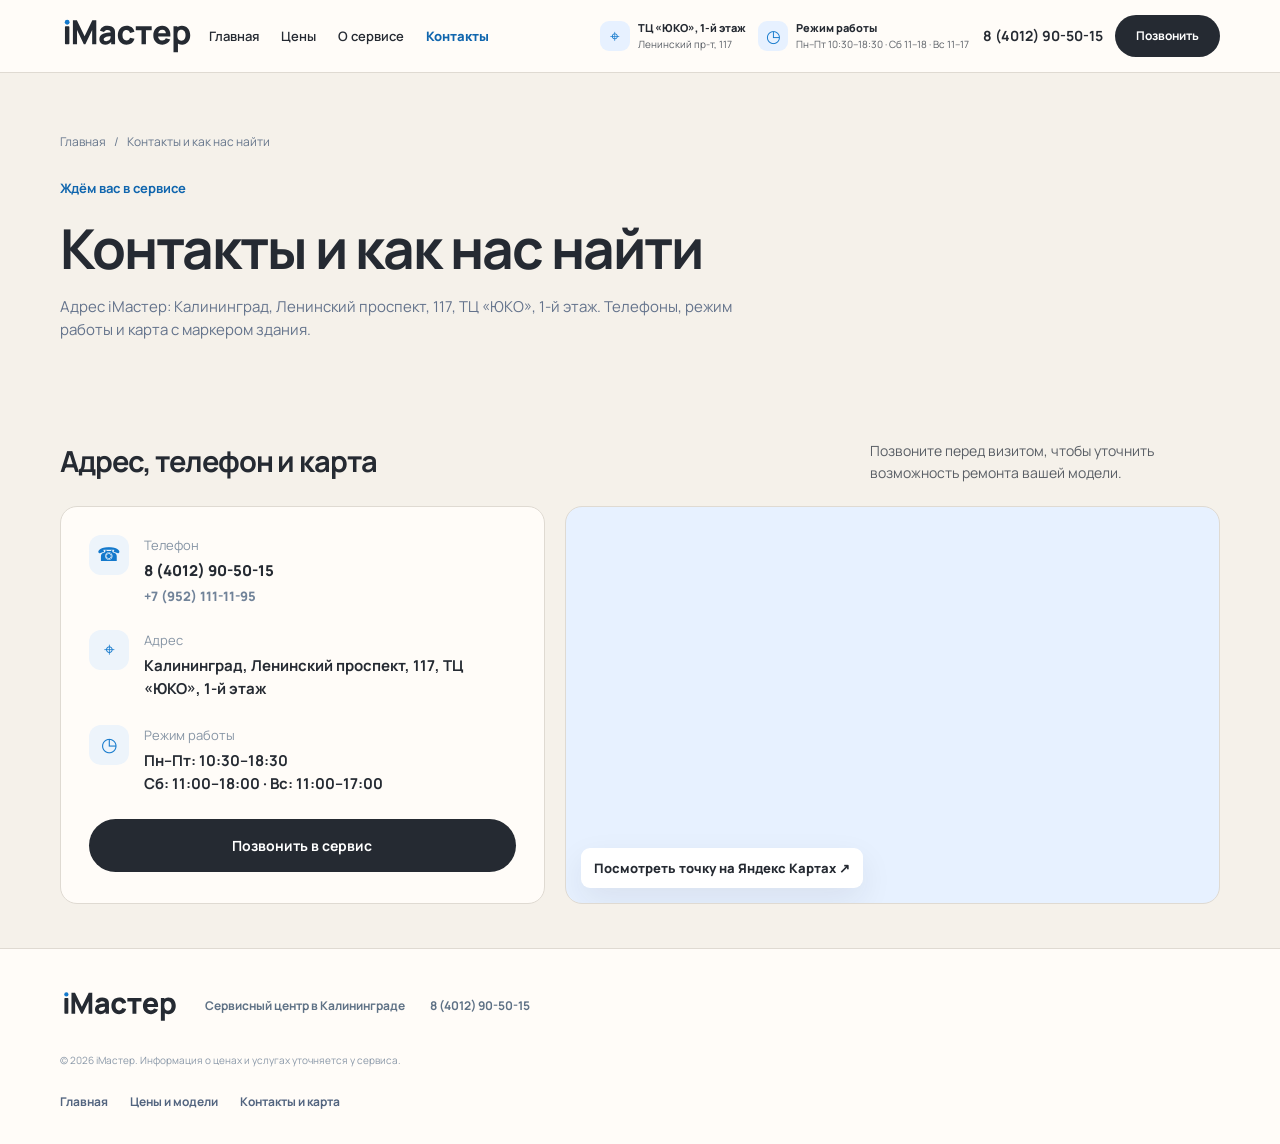
<file: site/kontakty.html>
<!DOCTYPE html>
<html lang="ru"><head>
<meta charset="utf-8"/>
<meta content="width=device-width, initial-scale=1" name="viewport"/>
<title>Контакты и адрес сервисного центра iМастер — Калининград</title>
<meta content="Адрес iМастер: Калининград, Ленинский проспект, 117, ТЦ «ЮКО», 1-й этаж. Телефоны, режим работы и карта с маркером здания." name="description"/>
<meta content="index,follow" name="robots"/>
<link href="https://ipart39.ru/kontakty.html" rel="canonical"/>
<meta content="website" property="og:type"/>
<meta content="Контакты и адрес сервисного центра iМастер — Калининград" property="og:title"/>
<meta content="Адрес iМастер: Калининград, Ленинский проспект, 117, ТЦ «ЮКО», 1-й этаж. Телефоны, режим работы и карта с маркером здания." property="og:description"/>
<meta content="https://ipart39.ru/kontakty.html" property="og:url"/>
<meta content="#F5F1EA" name="theme-color"/>
<link href="images/favicon.svg" rel="icon" type="image/svg+xml"/>
<link href="https://fonts.googleapis.com" rel="preconnect"/>
<link crossorigin="" href="https://fonts.gstatic.com" rel="preconnect"/>
<link href="https://fonts.googleapis.com/css2?family=Manrope:wght@400;500;600;700;800&amp;display=swap" rel="stylesheet"/>
<link href="css/style.css" rel="stylesheet"/>
<script type="application/ld+json">{
  "@context": "https://schema.org",
  "@type": "LocalBusiness",
  "name": "iМастер",
  "url": "https://ipart39.ru/",
  "telephone": [
    "+74012905015",
    "+79521111195"
  ],
  "address": {
    "@type": "PostalAddress",
    "streetAddress": "Ленинский проспект, 117, ТЦ ЮКО, 1 этаж",
    "addressLocality": "Калининград",
    "addressCountry": "RU"
  },
  "openingHoursSpecification": [
    {
      "@type": "OpeningHoursSpecification",
      "dayOfWeek": [
        "Monday",
        "Tuesday",
        "Wednesday",
        "Thursday",
        "Friday"
      ],
      "opens": "10:30",
      "closes": "18:30"
    },
    {
      "@type": "OpeningHoursSpecification",
      "dayOfWeek": "Saturday",
      "opens": "11:00",
      "closes": "18:00"
    },
    {
      "@type": "OpeningHoursSpecification",
      "dayOfWeek": "Sunday",
      "opens": "11:00",
      "closes": "17:00"
    }
  ],
  "@id": "https://ipart39.ru/#localbusiness",
  "areaServed": {
    "@type": "City",
    "name": "Калининград"
  }
}</script>
<link href="css/upgrade.css" rel="stylesheet"/><link href="css/brand.css" rel="stylesheet"/>
</head><body><header class="site-header">
<div class="container header-inner">
<a aria-label="iМастер — на главную" class="brand" href="index.html"><picture><img src="images/brand/wordmark_primary.svg" alt="iМастер" width="135" height="41"/></picture></a>
<nav aria-label="Основная навигация" class="main-nav"><a href="index.html">Главная</a><a href="ceny.html">Цены</a><a href="index.html#about">О сервисе</a><a aria-current="page" href="kontakty.html">Контакты</a></nav>
<div aria-label="Адрес и режим работы" class="header-location">
<div class="header-info-item"><span class="header-info-icon">⌖</span><span><b>ТЦ «ЮКО», 1-й этаж</b><small>Ленинский пр-т, 117</small></span></div>
<div class="header-info-item"><span class="header-info-icon">◷</span><span><b>Режим работы</b><small>Пн–Пт 10:30–18:30 · Сб 11–18 · Вс 11–17</small></span></div>
</div>
<div class="header-actions"><a class="phone" href="tel:+74012905015">8 (4012) 90-50-15</a><a class="button button-small" href="tel:+74012905015">Позвонить</a></div>
<button aria-expanded="false" aria-label="Открыть меню" class="menu-toggle"><span></span><span></span></button>
</div>
<div class="mobile-header-details"><span><b>⌖ ТЦ «ЮКО», 1-й этаж</b> · Ленинский пр-т, 117</span><span><b>◷ Пн–Пт 10:30–18:30</b> · Сб 11–18 · Вс 11–17</span></div>
</header><main><section class="inner-hero"><div class="container"><nav aria-label="Навигационная цепочка" class="breadcrumbs"><a href="index.html">Главная</a><span> / </span><span>Контакты и как нас найти</span></nav><div class="eyebrow">Ждём вас в сервисе</div><h1>Контакты и как нас найти</h1><p>Адрес iМастер: Калининград, Ленинский проспект, 117, ТЦ «ЮКО», 1-й этаж. Телефоны, режим работы и карта с маркером здания.</p></div></section><section class="section"><div class="container"><div class="section-heading"><div><h2>Адрес, телефон и карта</h2></div><p>Позвоните перед визитом, чтобы уточнить возможность ремонта вашей модели.</p></div><div class="contact-grid">
<div class="contact-card">
<div class="contact-line"><span class="contact-icon">☎</span><div><small>Телефон</small><a href="tel:+74012905015">8 (4012) 90-50-15</a><a class="secondary-phone" href="tel:+79521111195">+7 (952) 111-11-95</a></div></div>
<div class="contact-line"><span class="contact-icon">⌖</span><div><small>Адрес</small><b>Калининград, Ленинский проспект, 117, ТЦ «ЮКО», 1-й этаж</b></div></div>
<div class="contact-line"><span class="contact-icon">◷</span><div><small>Режим работы</small><b>Пн–Пт: 10:30–18:30</b><b>Сб: 11:00–18:00 · Вс: 11:00–17:00</b></div></div>
<a class="button button-full" href="tel:+74012905015">Позвонить в сервис</a>
</div>
<div class="map-card"><iframe loading="lazy" referrerpolicy="no-referrer-when-downgrade" src="https://yandex.ru/map-widget/v1/?ll=20.504280%2C54.700476&amp;z=18&amp;pt=20.504280%2C54.700476%2Cpm2rdm" title="Карта: iМастер, Ленинский проспект 117, Калининград"></iframe><a href="https://yandex.ru/maps/?ll=20.504280%2C54.700476&amp;z=18&amp;pt=20.504280%2C54.700476%2Cpm2rdm" rel="noopener" target="_blank">Посмотреть точку на Яндекс Картах ↗</a></div>
</div></div></section></main><footer class="site-footer"><div class="container footer-inner"><a class="brand brand-footer" href="index.html"><picture><img src="images/brand/wordmark_primary.svg" alt="iМастер" width="135" height="41"/></picture></a><p>Сервисный центр в Калининграде</p><a href="tel:+74012905015">8 (4012) 90-50-15</a><small>© <span id="year"></span> iМастер. Информация о ценах и услугах уточняется у сервиса.</small><nav aria-label="Разделы сайта" class="footer-links"><a href="index.html">Главная</a><a href="ceny.html">Цены и модели</a><a href="kontakty.html">Контакты и карта</a></nav></div></footer><a class="mobile-call" href="tel:+74012905015">Позвонить в iМастер</a><script defer="" src="js/main.js"></script></body></html>
</file>
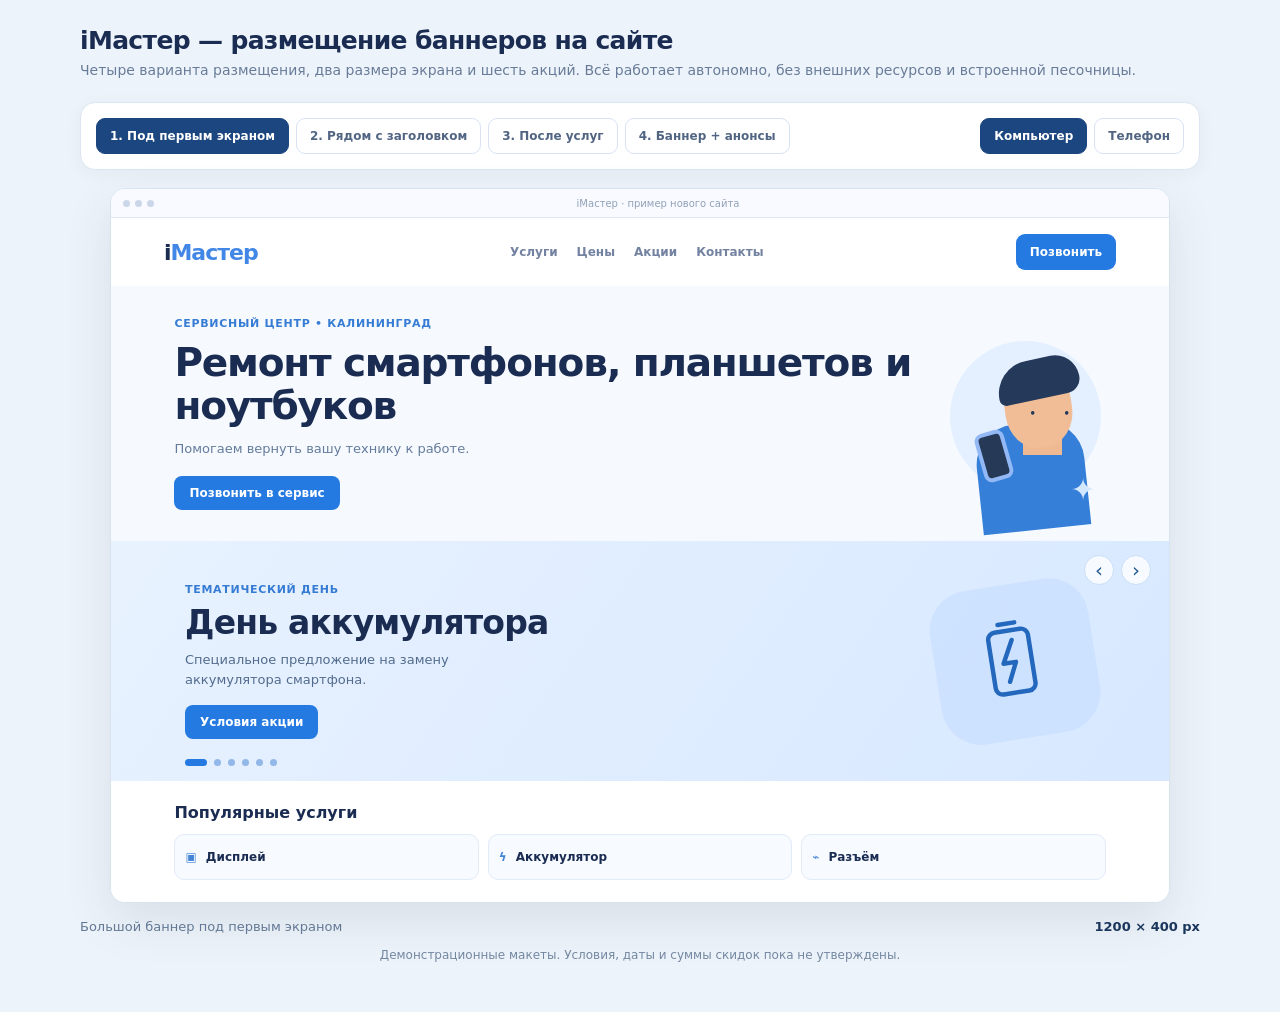
<file: assets/banner-drafts/banner-layouts-4-options.html>
<!doctype html>
<html lang="ru">
<head>
<meta charset="utf-8">
<meta name="viewport" content="width=device-width,initial-scale=1">
<title>iМастер — исправленный просмотр макетов рекламных баннеров</title>
<style>
:root{font-family:system-ui,-apple-system,BlinkMacSystemFont,"Segoe UI",sans-serif;color:#1a2c51;background:#edf3fa;font-synthesis:none}*{box-sizing:border-box}body{margin:0;padding:26px 15px 50px}button{font:inherit;cursor:pointer}.wrap{max-width:1120px;margin:auto}.title{font-size:25px;letter-spacing:-.65px;margin:0 0 7px}.intro{font-size:14px;color:#687c99;margin:0 0 24px}.toolbar{background:white;border:1px solid #dbe6f3;border-radius:15px;padding:15px;display:flex;justify-content:space-between;gap:16px;flex-wrap:wrap;margin-bottom:18px;box-shadow:0 4px 18px #2336520b}.controls{display:flex;flex-wrap:wrap;gap:7px}.control{border:1px solid #d7e3f3;background:white;padding:10px 13px;color:#516583;border-radius:9px;font-size:12px;font-weight:650}.control[aria-pressed="true"]{background:#1c467f;color:white;border-color:#1c467f}.preview{max-width:1060px;margin:auto;transition:max-width .25s ease}.preview.mobile{max-width:390px}.browser{background:#fff;border:1px solid #d9e3f0;border-radius:15px;overflow:hidden;box-shadow:0 18px 48px #1f38521a}.window{height:29px;background:#f8faff;border-bottom:1px solid #e0e8f5;display:flex;align-items:center;gap:5px;padding:0 12px}.window>i{background:#cbd7e8;width:7px;height:7px;border-radius:50%}.window span{margin:auto;color:#91a1b7;font-size:10px}.topbar{padding:16px 5%;display:flex;align-items:center;justify-content:space-between;gap:12px}.logo{font-size:22px;font-weight:830;letter-spacing:-1px;white-space:nowrap}.logo span{color:#4387e6}.nav{display:flex;gap:19px;font-size:12px;font-weight:650;color:#7282a0}.call{white-space:nowrap;border-radius:9px;background:#247ae1;color:white;font-size:12px;padding:11px 14px;font-weight:750}.hero{background:#f6faff;display:flex;align-items:center;justify-content:space-between;min-height:238px;padding:31px 6%;position:relative;overflow:hidden;gap:15px}.hero-copy{position:relative;z-index:2;flex:1}.overline{color:#367cd4;font-size:11px;font-weight:780;letter-spacing:.7px;text-transform:uppercase}.hero h1{font-size:clamp(24px,3.2vw,39px);line-height:1.11;letter-spacing:-1.2px;margin:11px 0}.hero p{font-size:13px;color:#647b9b;max-width:465px;line-height:1.5;margin:0 0 18px}.chip{display:inline-block;border-radius:8px;background:#247ae1;color:#fff;padding:10px 15px;font-weight:700;font-size:12px}.master{position:relative;width:158px;height:188px;flex-shrink:0}.master:before{content:"";position:absolute;width:151px;height:151px;border-radius:50%;top:21px;left:2px;background:#e4efff}.master .torso{position:absolute;left:30px;bottom:-22px;width:108px;height:107px;background:#357fd8;border-radius:40px 40px 0 0;transform:rotate(-6deg)}.master .neck{position:absolute;background:#efb991;left:75px;top:103px;width:39px;height:32px}.master .face{position:absolute;background:#f0bd97;left:57px;top:51px;width:67px;height:77px;border-radius:43% 42% 47% 47%;transform:rotate(-8deg)}.master .hair{position:absolute;background:#253a5a;left:48px;top:39px;width:83px;height:40px;border-radius:38px 28px 17px 8px;transform:rotate(-12deg)}.master .eyes{position:absolute;left:82px;top:88px;letter-spacing:12px;font-size:10px;font-weight:900;color:#253a5a}.master .phoneobj{position:absolute;background:#263957;border:4px solid #92b9f5;width:30px;height:50px;left:31px;top:111px;border-radius:8px;transform:rotate(-16deg)}.master .detail{position:absolute;right:10px;bottom:1px;font-size:30px;color:#d3e7ff}.slider{background:linear-gradient(125deg,#e8f2ff,#d7e8ff);position:relative;display:flex;align-items:center;justify-content:space-between;overflow:hidden;min-height:240px;padding:28px 7%;gap:10px}.slide-copy{flex:1;position:relative;z-index:2;max-width:65%}.slider h2,.tile h2{font-size:clamp(24px,3vw,33px);line-height:1.1;letter-spacing:-.8px;margin:9px 0}.slider p,.tile p{font-size:13px;color:#526b8d;line-height:1.5;max-width:340px;margin:0 0 16px}.graphic{display:grid;place-items:center;min-width:130px;width:160px;height:155px;border-radius:40px;background:#c1dcff80;transform:rotate(-9deg)}.graphic svg{width:100px;height:100px;stroke:#2468be;stroke-width:5;fill:none;stroke-linecap:round;stroke-linejoin:round}.graphic svg .fill{fill:#b0d3ff;stroke:none}.slide-controls{position:absolute;bottom:15px;left:7%;display:flex;gap:7px;z-index:5}.dot{border:0;padding:0;width:7px;height:7px;border-radius:10px;background:#91b8e8}.dot.active{width:22px;background:#247ae1}.arrows{position:absolute;top:14px;right:18px;display:flex;gap:7px;z-index:6}.arr{width:30px;height:30px;background:#ffffffc9;border:1px solid #cbdff6;border-radius:50%;color:#22578c;font-size:20px;display:grid;place-items:center;line-height:1}.services{padding:22px 6%;background:white}.services strong{display:block;font-size:16px;margin-bottom:12px}.service-list{display:grid;grid-template-columns:repeat(3,1fr);gap:9px}.service-list>div{border:1px solid #e1eaf7;border-radius:10px;background:#f7faff;padding:15px 10px;font-size:12px;font-weight:700}.service-list b{color:#4485d6;margin-right:9px}.variant-b{display:grid;grid-template-columns:1fr .84fr;background:#f6faff;gap:13px;padding:23px 4%}.variant-b .hero{border-radius:12px;min-height:290px;padding:22px 8%}.variant-b .hero h1{font-size:clamp(23px,2.6vw,35px)}.variant-b .master{width:90px;transform:scale(.65);transform-origin:bottom right;margin-left:-65px;margin-right:-30px}.variant-b .slider{border-radius:12px;min-height:290px;padding:27px 6%;display:block}.variant-b .slider .slide-copy{max-width:100%}.variant-b .slider h2{font-size:clamp(20px,2.4vw,30px)}.variant-b .slider .graphic{height:90px;width:90px;min-width:90px;position:absolute;bottom:28px;right:15px;opacity:.7}.variant-b .slider .graphic svg{width:64px;height:64px}.variant-b .slider .slide-controls{left:6%}.c-section{padding:20px 4% 25px;background:#f7faff}.c-section>h2{font-size:19px;margin:0 0 14px}.peek-row{display:grid;grid-template-columns:12% 1fr 12%;gap:11px}.peeker{background:#d8e8fe;border-radius:13px;opacity:.75}.peek-row .slider{border-radius:13px;min-height:255px}.variant-d{background:white;padding:16px 4%;display:grid;grid-template-columns:1.65fr 1fr;gap:12px}.variant-d .slider{border-radius:11px;min-height:225px;padding:20px 6%}.variant-d .slider h2{font-size:27px}.variant-d .slider .graphic{width:105px;min-width:105px;height:110px}.variant-d .slider .graphic svg{width:72px;height:72px}.secondary-promos{display:flex;flex-direction:column;gap:10px}.tile{flex:1;min-width:0;background:#f1f6ff;border:1px solid #dbe8f9;border-radius:11px;padding:18px}.tile strong{font-size:16px;display:block;margin:9px 0}.tile small{font-size:11px;color:#6d83a1}.below{margin-top:16px;display:flex;justify-content:space-between;gap:10px;color:#627894;font-size:13px}.below strong{color:#1b365c}.preview.mobile .nav{display:none}.preview.mobile .topbar{padding:13px 15px}.preview.mobile .call{font-size:10px;padding:9px}.preview.mobile .hero{padding:24px 18px;min-height:226px}.preview.mobile .hero h1{font-size:25px}.preview.mobile .hero p{font-size:11px}.preview.mobile .master{transform:scale(.66);transform-origin:center right;margin-left:-100px;margin-right:-23px}.preview.mobile .hero-copy{min-width:0}.preview.mobile .hero-copy h1{max-width:265px}.preview.mobile .slider{min-height:333px;display:block;padding:27px 20px}.preview.mobile .slide-copy{max-width:100%}.preview.mobile .slider h2{font-size:26px}.preview.mobile .slider p{font-size:12px}.preview.mobile .graphic{min-width:0;width:108px;height:110px;margin:5px auto 0;transform:rotate(-9deg)}.preview.mobile .graphic svg{width:73px;height:73px}.preview.mobile .slide-controls{left:20px}.preview.mobile .service-list{gap:5px}.preview.mobile .service-list>div{font-size:10px;padding:11px 6px}.preview.mobile .variant-b{grid-template-columns:1fr;padding:14px}.preview.mobile .variant-b .hero{min-height:187px;padding:15px}.preview.mobile .variant-b .hero h1{font-size:23px}.preview.mobile .variant-b .master{display:none}.preview.mobile .variant-b .slider{min-height:239px}.preview.mobile .variant-b .slider .graphic{width:95px;height:100px;margin:0;bottom:12px}.preview.mobile .variant-b .slider .slide-copy{max-width:100%}.preview.mobile .peek-row{grid-template-columns:1fr}.preview.mobile .peek-row .peeker{display:none}.preview.mobile .variant-d{grid-template-columns:1fr}.preview.mobile .variant-d .slider{min-height:255px}.preview.mobile .secondary-promos{flex-direction:row}.preview.mobile .tile{padding:12px}.preview.mobile .tile strong{font-size:12px}.preview.mobile .tile small{font-size:9px}.preview.mobile .below{font-size:11px}.footer-note{font-size:12px;color:#7387a1;margin:14px 0 0;text-align:center}@media(max-width:700px){.nav{display:none}.title{font-size:22px}.toolbar{flex-direction:column}.variant-b{grid-template-columns:1fr}.variant-d{grid-template-columns:1fr}}
</style>
</head>
<body>
<div class="wrap">
 <h1 class="title">iМастер — размещение баннеров на сайте</h1>
 <p class="intro">Четыре варианта размещения, два размера экрана и шесть акций. Всё работает автономно, без внешних ресурсов и встроенной песочницы.</p>
 <div class="toolbar">
  <div class="controls" aria-label="Варианты расположения">
   <button class="control" data-layout="a" aria-pressed="true">1. Под первым экраном</button>
   <button class="control" data-layout="b" aria-pressed="false">2. Рядом с заголовком</button>
   <button class="control" data-layout="c" aria-pressed="false">3. После услуг</button>
   <button class="control" data-layout="d" aria-pressed="false">4. Баннер + анонсы</button>
  </div>
  <div class="controls" aria-label="Экран">
   <button class="control" data-device="desktop" aria-pressed="true">Компьютер</button>
   <button class="control" data-device="mobile" aria-pressed="false">Телефон</button>
  </div>
 </div>
 <div class="preview desktop" id="preview"><div class="browser" id="browser"></div></div>
 <div class="below"><span id="layout-caption"></span><strong id="size-caption"></strong></div>
 <p class="footer-note">Демонстрационные макеты. Условия, даты и суммы скидок пока не утверждены.</p>
</div>
<script>
(() => {
  'use strict';
  const slides = [
    {tag:'Тематический день',title:'День аккумулятора',desc:'Специальное предложение на замену аккумулятора смартфона.',icon:'battery'},
    {tag:'Тематический день',title:'День дисплея',desc:'Выгодные условия на замену разбитого экрана.',icon:'screen'},
    {tag:'Тематический день',title:'День зарядки',desc:'Акция на ремонт разъёма зарядки после диагностики.',icon:'port'},
    {tag:'Тематический день',title:'День хорошего звука',desc:'Специальное предложение на замену динамика.',icon:'speaker'},
    {tag:'Постоянное предложение',title:'Студентам выгоднее',desc:'Особые условия ремонта по действующему студенческому билету.',icon:'student'},
    {tag:'При замене дисплея',title:'Защитите новый экран',desc:'Скидка на защитное стекло при замене дисплея.',icon:'glass'}
  ];
  let layout='a', device='desktop', index=0;
  const captions={a:['Большой баннер под первым экраном','1200 × 400 px'],b:['Баннер справа от заголовка','460 × 480 px'],c:['Карусель после популярных услуг','860 × 380 px'],d:['Главный баннер и два анонса','760 × 400 px']};
  function graphic(kind){
    const body={
      battery:'<rect x="30" y="20" width="45" height="70" rx="8"/><path d="M43 12h19"/><path d="M56 31L43 56h14L47 77"/>',
      screen:'<rect x="30" y="10" width="48" height="82" rx="8"/><path d="M42 29l14 17-11 13 19 12M40 80h28"/>',
      port:'<path d="M26 65h55v16H26zM37 65V42h33v23M45 50h16M54 22v20"/><path d="M41 81v10m24-10v10"/>',
      speaker:'<path d="M24 43h19l24-18v59L43 65H24zM79 42q18 15 0 30M88 32q28 27 0 49"/>',
      student:'<path d="M13 40l43-22 43 22-43 22zM31 50v24q25 19 50 0V50M100 41v34"/>',
      glass:'<rect x="26" y="11" width="56" height="85" rx="10"/><path d="M39 32l29 25M67 33L42 61M44 80h21"/>'
    };
    return `<div class="graphic" aria-hidden="true"><svg viewBox="0 0 112 112">${body[kind]}</svg></div>`;
  }
  function master(){return '<div class="master" aria-hidden="true"><div class="torso"></div><div class="neck"></div><div class="face"></div><div class="hair"></div><div class="eyes">• •</div><div class="phoneobj"></div><div class="detail">✦</div></div>';}
  function hero(){return `<section class="hero"><div class="hero-copy"><div class="overline">Сервисный центр • Калининград</div><h1>Ремонт смартфонов, планшетов и ноутбуков</h1><p>Помогаем вернуть вашу технику к работе.</p><span class="chip">Позвонить в сервис</span></div>${master()}</section>`;}
  function services(){return '<section class="services"><strong>Популярные услуги</strong><div class="service-list"><div><b>▣</b>Дисплей</div><div><b>ϟ</b>Аккумулятор</div><div><b>⌁</b>Разъём</div></div></section>';}
  function slider(){const s=slides[index];return `<section class="slider" aria-label="Рекламные предложения"><div class="slide-copy"><div class="overline">${s.tag}</div><h2>${s.title}</h2><p>${s.desc}</p><span class="chip">Условия акции</span></div>${graphic(s.icon)}<div class="arrows"><button class="arr" data-step="-1" aria-label="Предыдущая акция">‹</button><button class="arr" data-step="1" aria-label="Следующая акция">›</button></div><div class="slide-controls">${slides.map((_,i)=>`<button class="dot${i===index?' active':''}" data-slide="${i}" aria-label="Акция ${i+1}" aria-current="${i===index?'true':'false'}"></button>`).join('')}</div></section>`;}
  function tile(title,tag){return `<div class="tile"><div class="overline">${tag}</div><strong>${title}</strong><small>Подробнее об условиях →</small></div>`;}
  function site(){
    let content='';
    if(layout==='a') content=hero()+slider()+services();
    if(layout==='b') content=`<main class="variant-b">${hero()}${slider()}</main>`+services();
    if(layout==='c') content=hero()+services()+`<section class="c-section"><h2>Дни выгодного ремонта</h2><div class="peek-row"><div class="peeker"></div>${slider()}<div class="peeker"></div></div></section>`;
    if(layout==='d') content=hero()+`<section class="variant-d">${slider()}<aside class="secondary-promos">${tile('Студентам выгоднее','Постоянная акция')}${tile('День дисплея','Ближайшая акция')}</aside></section>`+services();
    return `<div class="window"><i></i><i></i><i></i><span>iМастер · пример нового сайта</span></div><header class="topbar"><div class="logo">i<span>Мастер</span></div><nav class="nav"><span>Услуги</span><span>Цены</span><span>Акции</span><span>Контакты</span></nav><span class="call">Позвонить</span></header>${content}`;
  }
  function render(){
    document.querySelector('#browser').innerHTML=site();
    document.querySelector('#preview').className=`preview ${device}`;
    document.querySelector('#layout-caption').textContent=captions[layout][0];
    document.querySelector('#size-caption').textContent=captions[layout][1];
    document.querySelectorAll('[data-layout]').forEach(b=>b.setAttribute('aria-pressed',String(b.dataset.layout===layout)));
    document.querySelectorAll('[data-device]').forEach(b=>b.setAttribute('aria-pressed',String(b.dataset.device===device)));
  }
  document.addEventListener('click',e=>{
    const b=e.target.closest('button'); if(!b)return;
    if(b.dataset.layout){layout=b.dataset.layout;render();}
    if(b.dataset.device){device=b.dataset.device;render();}
    if(b.dataset.step){index=(index+slides.length+Number(b.dataset.step))%slides.length;render();}
    if(b.dataset.slide){index=Number(b.dataset.slide);render();}
  });
  render();
  // Auto-slide only while the preview is visible. Manual controls always work.
  let lastActivity=Date.now();
  const preview=document.querySelector('#preview');
  preview.addEventListener('pointerenter',()=>lastActivity=Date.now());
  preview.addEventListener('focusin',()=>lastActivity=Date.now());
  document.addEventListener('click',()=>lastActivity=Date.now());
  if (!window.matchMedia('(prefers-reduced-motion: reduce)').matches) {
    setInterval(()=>{
      if (document.hidden || Date.now()-lastActivity<5500) return;
      index=(index+1)%slides.length;
      render();
    },6500);
  }
  document.addEventListener('keydown',e=>{
    if (e.key==='ArrowLeft' || e.key==='ArrowRight') {
      index=(index+slides.length+(e.key==='ArrowRight'?1:-1))%slides.length;
      lastActivity=Date.now();render();
    }
  });
})();
</script>
</body>
</html>
</file>
<file: site/css/style.css>
@import url("responsive.css");
:root{--ink:#20334c;--muted:#66778b;--blue:#397bbd;--blue-dark:#28659f;--pale:#eef4fa;--line:#e4ebf2;--white:#fff;--bg:#f8fafc;--radius:22px;--shadow:0 18px 55px rgba(37,73,111,.10)}
*{box-sizing:border-box}html{scroll-behavior:smooth;scroll-padding-top:92px}body{margin:0;background:#fff;color:var(--ink);font-family:Manrope,Arial,sans-serif;font-size:15px;line-height:1.65}a{color:inherit;text-decoration:none}.container{width:min(1160px,calc(100% - 48px));margin-inline:auto}.section{padding:96px 0}.site-header{position:sticky;top:0;z-index:20;background:rgba(255,255,255,.92);backdrop-filter:blur(14px);border-bottom:1px solid rgba(228,235,242,.8)}.header-inner{height:82px;display:flex;align-items:center;justify-content:space-between;gap:24px}.brand{display:inline-flex;align-items:center;gap:9px;font-size:23px;font-weight:800;letter-spacing:-1px}.brand-mark{display:grid;place-items:center;width:31px;height:31px;border-radius:10px;background:var(--blue);color:#fff;font-size:21px;font-style:italic}.main-nav{display:flex;gap:32px;color:#5e7084;font-size:13px;font-weight:700}.main-nav a:hover,.text-link:hover{color:var(--blue)}.header-actions{display:flex;align-items:center;gap:18px}.phone{font-size:14px;font-weight:800}.button{display:inline-flex;align-items:center;justify-content:center;gap:14px;min-height:54px;padding:0 24px;border-radius:13px;background:var(--blue);color:#fff;font-weight:800;font-size:14px;box-shadow:0 9px 20px rgba(57,123,189,.18);transition:.2s}.button:hover{background:var(--blue-dark);transform:translateY(-2px)}.button-small{min-height:43px;padding:0 17px;font-size:12px}.menu-toggle{display:none;background:none;border:0}.hero{padding-top:78px;padding-bottom:76px;background:linear-gradient(120deg,#fbfdff 0%,#f2f7fc 100%);overflow:hidden}.hero-grid{display:grid;grid-template-columns:1fr 1fr;align-items:center;gap:44px}.eyebrow{display:flex;align-items:center;gap:9px;color:var(--blue);font-size:11px;font-weight:800;letter-spacing:1.35px;text-transform:uppercase}.eyebrow-dot{width:7px;height:7px;background:#72b1df;border-radius:50%;box-shadow:0 0 0 5px #e3f0fa}.hero h1{font-size:clamp(42px,5.1vw,65px);line-height:1.12;letter-spacing:-3.3px;margin:22px 0 20px;font-weight:800}.hero h1 span{color:var(--blue)}.hero-lead{max-width:535px;color:var(--muted);font-size:16px;line-height:1.85}.hero-actions{display:flex;align-items:center;gap:27px;margin-top:31px}.text-link{font-size:13px;font-weight:800}.hero-note{display:flex;align-items:center;gap:11px;margin-top:35px;font-size:13px;font-weight:800}.hero-note small{color:#8392a3;font-size:11px;font-weight:500}.check-icon{display:grid;place-items:center;width:25px;height:25px;border-radius:50%;background:#e1f2e9;color:#36936b}.hero-art{position:relative;min-height:430px;display:grid;place-items:center}.art-blob{position:absolute;width:410px;height:365px;border-radius:47% 53% 61% 39%/44% 43% 57% 56%;background:#e2edf8;transform:rotate(-9deg)}.technician{position:relative;width:100%;max-width:550px;z-index:1;filter:drop-shadow(0 15px 20px rgba(39,70,101,.08))}.floating-note{position:absolute;z-index:2;bottom:37px;left:5px;display:flex;align-items:center;gap:12px;padding:14px 19px;background:#fff;border:1px solid #edf1f5;border-radius:15px;box-shadow:var(--shadow);font-size:12px}.floating-note small{display:block;color:#8795a5;font-size:10px}.note-icon{display:grid;place-items:center;width:34px;height:34px;border-radius:11px;background:#fff3d9;color:#d49a35;font-size:20px}.trust-strip{border-block:1px solid var(--line);background:#fff}.trust-items{min-height:76px;display:flex;align-items:center;justify-content:space-between;gap:18px;color:#63758a;font-size:12px;font-weight:700}.trust-symbol{color:var(--blue);font-size:20px;margin-right:9px;vertical-align:middle}.section-heading{display:flex;align-items:end;justify-content:space-between;gap:35px;margin-bottom:38px}.section-heading h2,.about-grid h2{margin:10px 0 0;font-size:clamp(29px,3.5vw,42px);line-height:1.2;letter-spacing:-1.8px}.section-heading>p{max-width:380px;margin:0;color:var(--muted);font-size:13px}.device-grid{display:grid;grid-template-columns:repeat(3,1fr);gap:20px}.device-card{padding:24px 25px 27px;border:1px solid var(--line);border-radius:var(--radius);background:#fff;transition:.2s}.device-card:hover{transform:translateY(-4px);box-shadow:var(--shadow)}.device-card h3{margin:18px 0 4px;font-size:18px}.device-card p,.service-item p{margin:0;color:var(--muted);font-size:12px}.device-illustration{height:190px;position:relative;display:grid;place-items:center;overflow:hidden;border-radius:16px;background:#f0f6fb}.phone-shape{width:82px;height:151px;border:7px solid #2c4663;border-radius:18px;background:#fff;padding:7px;transform:rotate(-8deg);box-shadow:12px 15px 0 #d7e5f2}.phone-screen,.tablet-screen,.laptop-screen{height:100%;border-radius:9px;background:linear-gradient(145deg,#cde2f5,#eaf4fb);display:grid;place-items:center;color:#4e8bc1;font-size:34px}.spark{position:absolute;color:#e6b45d;font-size:27px}.spark-one{top:29px;right:75px}.spark-two{bottom:30px;left:75px}.tablet-shape{width:172px;height:125px;border:7px solid #2c4663;border-radius:14px;background:#fff;padding:7px;transform:rotate(5deg);box-shadow:10px 12px 0 #d7e5f2}.tablet-screen{font-size:42px}.spark-three{top:25px;right:64px}.laptop-shape{width:180px;position:relative;transform:rotate(-4deg)}.laptop-screen{height:116px;border:7px solid #2c4663;border-bottom:10px solid #2c4663;border-radius:10px 10px 3px 3px}.laptop-base{height:9px;background:#7d9bb9;border-radius:2px 2px 9px 9px;margin:0 -12px}.spark-four{top:27px;left:65px}.section-soft{background:#f7f9fc}.service-grid{display:grid;grid-template-columns:repeat(3,1fr);gap:14px}.service-item{display:flex;align-items:flex-start;gap:15px;padding:22px;border:1px solid #e9eef4;border-radius:17px;background:#fff}.service-icon{flex:0 0 43px;height:43px;display:grid;place-items:center;border-radius:13px;background:#eaf3fb;color:var(--blue);font-size:22px}.service-item h3{margin:0 0 5px;font-size:14px}.price-panel{padding:27px;border:1px solid var(--line);border-radius:var(--radius);box-shadow:0 12px 40px rgba(38,69,99,.05)}.price-controls{display:grid;grid-template-columns:1fr 230px;gap:16px;margin-bottom:20px}.price-controls label{display:grid;gap:8px;font-size:11px;font-weight:800;color:#65768a}.price-controls input,.price-controls select{height:47px;width:100%;padding:0 14px;border:1px solid #dfe7ef;border-radius:11px;background:#fff;color:var(--ink);font:inherit;font-size:13px;outline:none}.price-controls input:focus,.price-controls select:focus{border-color:var(--blue);box-shadow:0 0 0 3px #e8f2fb}.price-status{padding:14px;border-radius:10px;background:#f4f8fc;color:#6b7e91;font-size:12px;margin-bottom:12px}.table-wrap{overflow-x:auto}.price-table{width:100%;border-collapse:collapse;text-align:left;font-size:12px}.price-table th{padding:13px 12px;background:#f5f8fb;color:#63758a;font-size:10px;text-transform:uppercase;letter-spacing:.5px}.price-table td{padding:15px 12px;border-bottom:1px solid #edf1f5}.price-table td:last-child{white-space:nowrap}.price-table .price-value{color:var(--blue);font-weight:800;white-space:nowrap}.price-footnote{margin-top:16px;color:#8a98a8;font-size:10px}.section-blue{background:#2d5279;color:#fff}.about-grid{display:grid;grid-template-columns:1fr 1fr;gap:90px;align-items:center}.eyebrow-light{color:#a9d2f2}.about-grid h2{font-size:45px}.about-grid>div:first-child>p{max-width:470px;color:#d0dfed;font-size:14px;line-height:1.9;margin:20px 0 27px}.button-white{background:#fff;color:#2d5279;box-shadow:none}.button-white:hover{background:#eaf3fb}.about-steps{display:grid;gap:14px}.about-steps>div{display:flex;gap:20px;align-items:center;padding:19px;border:1px solid rgba(255,255,255,.17);border-radius:15px}.about-steps>div>span{font-size:21px;font-weight:800;color:#9bc5e8}.about-steps p{margin:0}.about-steps b,.about-steps small{display:block}.about-steps small{margin-top:3px;color:#c6d7e7;font-size:11px}.contact-grid{display:grid;grid-template-columns:.85fr 1.15fr;gap:20px}.contact-card,.map-card{border:1px solid var(--line);border-radius:var(--radius);overflow:hidden}.contact-card{padding:28px}.contact-line{display:flex;gap:15px;margin-bottom:24px}.contact-icon{flex:0 0 40px;height:40px;display:grid;place-items:center;border-radius:12px;background:#edf4fb;color:var(--blue);font-size:19px}.contact-line small{display:block;margin-bottom:4px;color:#8795a5;font-size:10px}.contact-line b,.contact-line a{display:block;font-size:13px}.contact-line a{font-weight:800}.contact-line .secondary-phone{margin-top:4px;color:#718399;font-size:11px}.button-full{width:100%}.contact-note{font-size:10px;color:#8795a5;margin:14px 0 0}.map-card{min-height:390px;background:#eaf1f7;position:relative}.map-card iframe{width:100%;height:100%;min-height:390px;border:0}.map-card>a{position:absolute;bottom:15px;left:15px;padding:10px 13px;border-radius:9px;background:#fff;font-size:11px;font-weight:800;box-shadow:var(--shadow)}.site-footer{padding:36px 0 95px;background:#f5f8fb;border-top:1px solid var(--line)}.footer-inner{display:flex;align-items:center;gap:25px;flex-wrap:wrap}.brand-footer{font-size:18px}.brand-footer .brand-mark{width:27px;height:27px;font-size:18px}.footer-inner p,.footer-inner>a:not(.brand){font-size:12px;font-weight:700;color:#5e7185}.footer-inner small{width:100%;color:#8a98a8;font-size:10px}.mobile-call{display:none}

/* Visual alignment with the approved iМастер homepage mockup */
:root{--ink:#111a32;--muted:#56627d;--blue:#2868d9;--blue-dark:#174fb4;--pale:#eef2ff;--line:#e2e7f7;--bg:#fff;--radius:17px;--shadow:0 12px 34px rgba(26,48,100,.08)}
body{color:var(--ink);background:#fff;font-size:15px;line-height:1.5}
.container{width:min(1160px,calc(100% - 64px))}
.site-header{background:rgba(255,255,255,.96);border-bottom:1px solid #e9edf7;backdrop-filter:blur(12px)}
.header-inner{height:72px}
.brand{font-size:24px;letter-spacing:-1.2px;color:#10182d}
.brand-mark{display:none}
.main-nav{gap:34px;color:#17213b;font-size:13px;font-weight:600}
.header-actions{gap:25px}.phone{font-size:14px;font-weight:700}
.button{background:#10182d;border-radius:28px;min-height:53px;padding:0 27px;box-shadow:none;font-weight:700}
.button:hover{background:#26385f;transform:translateY(-1px)}.button-small{min-height:42px;padding:0 21px;font-size:12px}
.hero{padding:24px 0 26px;background:linear-gradient(110deg,#fff 0%,#fafbff 100%)}
.hero-grid{grid-template-columns:1.02fr 1.12fr;gap:20px;min-height:325px}
.eyebrow{display:inline-flex;text-transform:none;letter-spacing:0;font-size:13px;font-weight:600;color:#152344;background:#edf1ff;border-radius:30px;padding:8px 14px}
.eyebrow-dot{width:8px;height:8px;background:#2868d9;box-shadow:0 0 0 4px #dce6ff}
.hero h1{font-size:clamp(38px,4.2vw,52px);line-height:1.08;letter-spacing:-2.4px;margin:20px 0 13px;font-weight:800;max-width:600px}
.hero h1 span{color:inherit}
.hero-lead{font-size:22px;line-height:1.35;color:#182442;margin:0}
.hero-actions{margin-top:25px;gap:0}.hero-actions .button{min-width:250px}
.hero-art{min-height:325px;display:flex;align-items:center;justify-content:center;overflow:visible}
.technician-image{display:block;width:100%;max-width:620px;height:auto;object-fit:contain;position:relative;z-index:1;mix-blend-mode:multiply}
.art-blob,.floating-note{display:none}
.trust-strip{display:none}
.section{padding:44px 0}
.section-heading{margin-bottom:22px;align-items:center}
.section-heading h2,.about-grid h2{font-size:29px;letter-spacing:-1.1px;margin-top:0}
.section-heading .eyebrow{display:none}
.section-heading>p{font-size:13px;max-width:350px}
.device-grid{gap:16px}
.device-card{position:relative;min-height:118px;display:grid;grid-template-columns:78px 1fr;grid-template-rows:auto auto;align-items:center;column-gap:15px;padding:16px 19px;border:1px solid #e1e7fb;border-radius:16px;background:#f7f8ff;box-shadow:none}
.device-card:hover{transform:translateY(-2px);box-shadow:var(--shadow)}
.device-illustration{grid-row:1/3;width:68px;height:82px;background:transparent;border-radius:0;overflow:visible}
.phone-shape{width:37px;height:67px;border:3px solid #172d60;border-radius:8px;padding:3px;box-shadow:none;transform:none}
.phone-screen,.tablet-screen,.laptop-screen{border-radius:3px;background:#edf2ff;font-size:17px}
.tablet-shape{width:50px;height:66px;border:3px solid #172d60;border-radius:7px;padding:3px;box-shadow:none;transform:none}
.laptop-shape{width:63px;transform:none}.laptop-screen{height:43px;border:3px solid #172d60;border-bottom-width:4px;border-radius:5px 5px 2px 2px}.laptop-base{height:4px;margin:0 -4px;background:#172d60}
.spark{font-size:15px}.spark-one{top:0;right:0}.spark-two{bottom:0;left:0}.spark-three{top:0;right:0}.spark-four{top:0;left:0}
.device-card h3{font-size:17px;margin:0 0 3px;align-self:end}.device-card p{font-size:12px;line-height:1.4;align-self:start}
.section-soft{background:#fff}
.service-grid{grid-template-columns:repeat(3,1fr);gap:0 18px}
.service-item{border:0;border-bottom:1px solid #e7ebf6;border-radius:0;padding:17px 8px;background:#fff;gap:13px}
.service-icon{flex-basis:36px;height:36px;border-radius:50%;background:#edf2ff;color:#2868d9}
.service-item h3{font-size:14px}.service-item p{font-size:11px}
.price-panel{border-radius:18px;border-color:#e2e7f7;box-shadow:none;background:#f8f9ff}
.price-controls input,.price-controls select{border-radius:9px}
.price-status{background:#eef2ff}
.section-blue{background:#111b35}
.about-grid h2{font-size:36px}
.contact-card,.map-card{border-radius:17px}
.site-footer{background:#f7f8fd}
.brand-footer .brand-mark{display:none}
@media(max-width:900px){.hero-grid{grid-template-columns:1fr 1fr;gap:12px}.hero h1{font-size:clamp(34px,4.3vw,44px)}.hero-art{min-height:270px}.service-grid{grid-template-columns:repeat(2,1fr)}}
@media(max-width:680px){.container{width:calc(100% - 34px)}.header-inner{height:66px}.hero{padding:30px 0 20px}.hero-grid{grid-template-columns:1fr;gap:4px}.hero h1{font-size:39px;letter-spacing:-1.8px;margin:17px 0 10px}.hero-lead{font-size:19px}.hero-actions{margin-top:20px}.hero-actions .button{width:auto;min-width:225px}.hero-art{min-height:0;margin:12px -8px 0}.technician-image{width:100%;max-width:500px}.section{padding:38px 0}.section-heading h2{font-size:27px}.device-grid{grid-template-columns:1fr;gap:10px}.device-card{min-height:100px;grid-template-columns:68px 1fr;padding:11px 14px}.device-illustration{height:75px;width:60px}.service-grid{grid-template-columns:1fr}.service-item{padding:13px 4px}.about-grid h2{font-size:32px}}

/* Address and opening hours are prominent in the desktop header. */
.header-inner{gap:18px}
.header-location{display:flex;align-items:center;gap:17px;margin-left:auto;min-width:0}
.header-info-item{display:flex;align-items:center;gap:8px;white-space:nowrap}
.header-info-icon{display:grid;place-items:center;width:30px;height:30px;border-radius:9px;background:#edf2ff;color:#2868d9;font-size:17px;flex:0 0 30px}
.header-info-item b,.header-info-item small{display:block;line-height:1.3}
.header-info-item b{font-size:10px;font-weight:800;color:#17213b}
.header-info-item small{font-size:9px;color:#69758c;margin-top:3px}
.header-actions{gap:12px;flex:0 0 auto}
@media(max-width:1100px){.main-nav{gap:18px}.header-location{gap:10px}.header-info-item small{white-space:normal;max-width:160px}.header-actions .phone{display:none}}
@media(max-width:900px){.header-location{display:none}}
@media(max-width:680px){.header-inner{height:66px}.header-location{display:none}.header-actions .button{display:inline-flex}.header-actions .phone{display:none}.main-nav{top:66px}}

.mobile-header-details{display:none}
@media(max-width:680px){.mobile-header-details{display:grid;gap:2px;padding:0 17px 9px;font-size:9px;line-height:1.4;color:#65738a;background:#fff}.mobile-header-details b{color:#17213b;font-weight:800}.main-nav{top:100%;display:none}.menu-toggle{display:grid}.mobile-call{display:flex}}

@media (max-width: 680px) {
  .about-grid,
  .contact-grid {
    grid-template-columns: minmax(0, 1fr);
  }

  .about-grid {
    gap: 30px;
  }
}
</file>
<file: site/css/upgrade.css>
/* Internal pages and service icons */
.main-nav a[aria-current="page"]{color:#2868d9;font-weight:800}
.service-icon svg{width:23px;height:23px;display:block}
.service-icon{background:#eef3ff;border:1px solid #dfe8ff;flex:0 0 42px;height:42px;border-radius:13px}
.card-inline-link{display:inline-block;margin-top:12px;color:#2868d9;font-size:12px;font-weight:800}
.price-category-preview{display:grid;grid-template-columns:repeat(3,minmax(0,1fr));gap:16px}
.price-category-preview>a{background:#f7f9ff;border:1px solid #e3eafd;border-radius:20px;padding:24px;display:flex;flex-direction:column;gap:7px;transition:transform .2s}
.price-category-preview>a:hover{transform:translateY(-3px);border-color:#b6cefa}
.category-emoji{font-size:40px;color:#2868d9;height:55px}
.price-category-preview b{font-size:19px}.price-category-preview small{color:#687992;line-height:1.55;flex:1}
.price-main-link{margin-top:23px}
.footer-links{display:flex;flex-wrap:wrap;gap:8px 22px;width:100%;font-size:12px;font-weight:700;color:#52647f}
.footer-links a:hover{color:#2868d9}
.inner-hero{padding:60px 0 55px;background:linear-gradient(120deg,#fff,#f1f5ff)}
.breadcrumbs{font-size:12px;color:#66768c;margin-bottom:23px;display:flex;gap:8px}.breadcrumbs a:hover{color:#2868d9}
.inner-hero h1{font-size:clamp(36px,4.6vw,55px);line-height:1.15;letter-spacing:-2px;margin:18px 0 14px;max-width:850px}
.inner-hero p{max-width:720px;color:#64738c;margin:0;font-size:15px}
.category-feature{display:grid;grid-template-columns:1.15fr .85fr;gap:25px;align-items:center;padding:28px;border-radius:22px;background:#f6f8ff;margin-bottom:54px;overflow:hidden}
.category-feature h2{font-size:clamp(24px,3vw,35px);line-height:1.18;letter-spacing:-1px;margin:0 0 12px}
.category-feature p{color:#64738c;max-width:590px;margin-bottom:23px}
.category-feature-art img{display:block;width:100%;max-height:260px;object-fit:contain;mix-blend-mode:multiply}
.static-model-links{display:grid;grid-template-columns:repeat(4,minmax(0,1fr));gap:11px}
.model-link{padding:15px 16px;background:#f9faff;border:1px solid #e3eaf8;border-radius:12px;font-size:12px;font-weight:700;display:flex;justify-content:space-between;gap:8px}.model-link span{color:#397ee2}
.model-link:hover{border-color:#99baeb}
[hidden]{display:none!important}
@media(max-width:900px){.static-model-links{grid-template-columns:repeat(3,minmax(0,1fr))}}
@media(max-width:680px){.price-category-preview,.category-feature{grid-template-columns:1fr}.category-feature{padding:20px}.category-feature-art img{max-height:200px}.static-model-links{grid-template-columns:repeat(2,minmax(0,1fr))}.inner-hero{padding:33px 0}.inner-hero h1{font-size:36px}.footer-links{padding-top:15px}}

.catalog-bridge,.seo-note{color:#67768d;font-size:13px;line-height:1.75;margin:24px 0 0}.catalog-bridge a{color:#2868d9;font-weight:800;text-decoration:underline;text-underline-offset:3px}

@media(max-width:680px){
.section-heading{display:block}
.section-heading>p{margin-top:12px;max-width:100%}
.section-heading h2{overflow-wrap:anywhere}
}
</file>
<file: site/css/promotions.css>
.promotions {
  color: #1b2b57;
  margin-block: 24px 32px;
}

.promotions h2 {
  font-size: clamp(22px, 3vw, 28px);
  margin: 0 0 12px;
}

.promo-slides {
  display: grid;
  gap: 14px;
}

.promo-slide {
  display: grid;
  grid-template-columns: minmax(0, 1.45fr) minmax(0, 1fr);
  align-items: center;
  gap: 24px;
  min-height: 360px;
  min-height: clamp(340px, 32vw, 400px);
  padding: clamp(20px, 3.2vw, 48px);
  border: 1px solid #dce7fa;
  border-radius: 22px;
  background: radial-gradient(ellipse at 88% 30%, #d9eaff, transparent 55%), #f0f6ff;
}

.promo-slide-text {
  grid-template-columns: 1fr;
}

.promo-slides[data-carousel] .promo-slide {
  grid-area: 1 / 1;
}

.promo-slide[aria-hidden="true"] {
  visibility: hidden;
}

.promo-copy {
  display: grid;
  justify-items: start;
  gap: 8px;
  overflow-wrap: anywhere;
}

.promo-copy h3,
.promo-copy p {
  margin: 0;
}

.promo-copy h3 {
  font-size: clamp(26px, 4vw, 46px);
  line-height: 1.08;
  letter-spacing: -.035em;
}

.promo-copy .promo-day {
  background: #fff;
  border-radius: 28px;
  padding: 4px 13px;
  font-weight: 700;
}

.promo-discount {
  font-size: clamp(28px, 4vw, 42px);
  color: #1e5cb4;
  font-weight: 800;
  line-height: 1.1;
}

.promo-condition {
  font-size: clamp(15px, 2vw, 18px);
}

.promo-code strong {
  padding: 2px 7px;
  background: #fff;
  border-radius: 6px;
}

.promo-copy .button {
  margin-top: 6px;
}

.promo-art {
  width: min(100%, 340px);
  height: auto;
  aspect-ratio: 1;
  object-fit: contain;
  justify-self: center;
  mix-blend-mode: multiply;
}

.promo-controls,
.promo-dots {
  display: flex;
  align-items: center;
  justify-content: center;
  gap: 4px;
}

.promo-controls {
  margin-top: 8px;
  flex-wrap: wrap;
}

.promo-dots {
  flex-wrap: wrap;
}

.promo-controls button {
  min-width: 44px;
  min-height: 44px;
  border: 1px solid #dce7fa;
  border-radius: 10px;
  background: #fff;
  color: #1b2b57;
  font: inherit;
  font-weight: 700;
  cursor: pointer;
}

.promo-controls button:focus-visible,
.promo-copy a:focus-visible {
  outline: 3px solid #2868d9;
  outline-offset: 2px;
}

.promo-controls .promo-dot {
  min-width: 32px;
  padding: 0;
  border-color: transparent;
}

.promo-dot::before {
  content: "";
  display: block;
  width: 10px;
  height: 10px;
  margin-inline: auto;
  border-radius: 50%;
  background: #a0b7d9;
}

.promo-dot[aria-pressed="true"]::before {
  background: #1e5cb4;
}

.promo-controls .promo-play {
  padding-inline: 12px;
  font-size: 13px;
}

.promo-status {
  position: absolute;
  width: 1px;
  height: 1px;
  padding: 0;
  margin: -1px;
  overflow: hidden;
  clip-path: inset(50%);
  white-space: nowrap;
}

@media (max-width: 680px) {
  .promo-slide {
    grid-template-columns: minmax(0, 1fr);
    min-height: 0;
    gap: 12px;
    padding: 20px;
  }

  .promo-art {
    width: min(46%, 160px);
  }

  .promo-copy .button {
    min-height: 44px;
  }
}

.promo-print {
  display: none;
}

.promo-code strong {
  display: inline-block;
  border: 2px solid #f4a800;
  padding: 2px 8px;
  margin-inline-start: 3px;
}

@media (min-width: 901px) {
  .promo-slide-printed {
    grid-template-columns: minmax(0, 1fr);
    align-content: start;
    gap: 0;
    min-height: 0;
    padding: 0;
    overflow: hidden;
  }

  .promo-slide-printed .promo-print,
  .promo-print img {
    display: block;
    width: 100%;
  }

  .promo-print img {
    height: auto;
    aspect-ratio: 3 / 1;
    object-fit: contain;
  }

  .promo-slide-printed .promo-art {
    display: none;
  }

  .promo-slide-printed .promo-copy {
    justify-items: center;
    padding: 10px 16px 14px;
  }

  .promo-slide-printed .promo-copy > :not(.button) {
    position: absolute;
    width: 1px;
    height: 1px;
    overflow: hidden;
    clip-path: inset(50%);
    white-space: nowrap;
  }

  .promo-slide-printed .promo-copy .button {
    margin: 0;
  }
}

.promo-code-guided {
  display: flex;
  flex-wrap: wrap;
  align-items: center;
  gap: 5px 9px;
}

.promo-code-guided strong {
  margin-inline-start: 0;
}
</file>
<file: site/css/brand.css>
/* iМастер Brandbook 1.0 — separate override layer, loaded after existing CSS */
:root{--ink:#252A32;--muted:#595E65;--blue:#1479CC;--blue-dark:#1066AE;--pale:#E7F1FF;--line:#DFDAD2;--white:#FFFCF8;--bg:#F5F1EA;--radius:18px;--shadow:0 12px 32px rgba(37,42,50,.08)}
body{font-family:Manrope,Arial,sans-serif;background:var(--bg);color:var(--ink);font-size:16px;line-height:1.55}
.site-header{background:#FFFCF8;border-color:var(--line)}
.brand{flex-shrink:0;gap:0;line-height:0}.brand picture{display:block}.brand img{display:block;width:135px;height:auto;max-width:100%}.brand-footer img{width:120px}
.main-nav,.header-info-item b,.mobile-header-details b{color:var(--ink)}
.main-nav a[aria-current="page"],.card-inline-link,.catalog-bridge a,.footer-links a:hover{color:#1066AE}
.header-info-item small,.mobile-header-details,.section-heading>p,.catalog-bridge,.seo-note{color:var(--muted)}
.header-info-icon,.service-icon{background:var(--pale);color:var(--blue);border:0}
.mobile-header-details,.main-nav.is-open{background:#FFFCF8}
.button,.mobile-call{background:var(--ink);color:#fff;font-weight:700;box-shadow:none}.button:hover{background:#414750;transform:none}.button-white{background:#FFFCF8;color:var(--ink)}.button-white:hover{background:var(--pale)}
:where(a,button,select,summary):focus-visible{outline:3px solid #1479CC;outline-offset:3px}
.hero,.inner-hero{background:var(--bg)}.hero-grid{grid-template-columns:minmax(0,1.15fr) minmax(0,.85fr);gap:30px;min-height:360px}.hero h1{font-size:clamp(34px,4vw,48px);line-height:1.13;letter-spacing:-.04em}.hero-lead{font-size:17px;line-height:1.6;color:var(--muted)}.eyebrow{background:transparent;color:#1066AE;padding:0;font-size:13px;font-weight:700}.eyebrow-dot{background:var(--blue);box-shadow:none}.hero-art{min-height:0;overflow:hidden}.technician-image{width:min(100%,360px);height:auto;max-height:360px;object-fit:contain;mix-blend-mode:normal;filter:none}
.device-card,.contact-card,.map-card,.price-panel{background:#FFFCF8;border-color:var(--line)}.device-card{grid-template-rows:auto auto auto;gap:3px 15px;min-width:0}.device-illustration{grid-row:1/4;width:72px;height:76px;background:var(--pale);border-radius:12px;overflow:hidden}.device-illustration img{width:100%;height:100%;object-fit:contain;padding:7px}.device-card .card-inline-link{grid-column:2;margin-top:3px}.device-card p,.service-item p{font-size:13px;color:var(--muted)}.section-soft{background:#FFFCF8}.service-item{background:transparent;border-color:var(--line)}.service-icon{flex:0 0 52px;height:52px;border-radius:12px}.service-icon img{width:44px;height:44px;object-fit:contain}.service-item h3{font-size:15px}.section-blue{background:var(--ink)}.section-blue .eyebrow{color:#E7F1FF;background:transparent}.section-blue .button-white{color:var(--ink)}.site-footer{background:#FFFCF8;border-color:var(--line)}
/* Promotion copy remains HTML generated from promotions.csv. */
.promotions{color:var(--ink);margin-block:20px 32px}.promo-slide{min-height:0;grid-template-columns:minmax(0,1.5fr) minmax(0,1fr);gap:24px;padding:clamp(22px,4vw,48px);background:var(--bg);border:1px solid var(--line);border-radius:20px}.promo-copy{gap:10px;overflow-wrap:normal;min-width:0}.promo-copy h3{font-size:clamp(28px,3.8vw,46px);line-height:1.12;letter-spacing:-.035em;overflow-wrap:anywhere}.promo-copy .promo-day{background:transparent;padding:0;color:#1066AE;font-weight:800;font-size:13px}.promo-discount{display:inline-block;background:var(--blue);color:#fff;border-radius:12px;padding:8px 14px;font-size:clamp(25px,3vw,34px);line-height:1.2}.promo-condition{font-size:16px}.promo-code{font-size:14px}.promo-code strong{border:1px solid var(--blue);background:#FFFCF8;color:#1066AE}.promo-art{width:min(100%,290px);aspect-ratio:4/3;height:auto;object-fit:contain;padding:24px;background:var(--pale);border-radius:20px;box-shadow:0 0 0 12px #FFFCF8;mix-blend-mode:normal}.promo-controls button{border-color:var(--line);background:#FFFCF8;color:var(--ink)}.promo-dot::before{background:#C4C2BF}.promo-dot[aria-pressed="true"]::before{background:var(--blue)}.promo-slide-text{grid-template-columns:1fr}
/* Retain the existing adaptive price catalog and its dark mode. */
.prices-page{--catalog-background:#F5F1EA;--catalog-panel:#FFFCF8;--catalog-surface:#fff;--catalog-soft:#E7F1FF;--catalog-ink:#252A32;--catalog-muted:#595E65;--catalog-line:#DFDAD2;--catalog-control:#777A80;--catalog-accent:#1066AE;--catalog-active:#1066AE}.prices-notice{border-inline-start-color:#1479CC}.price-amount{font-variant-numeric:tabular-nums}
@media(prefers-color-scheme:dark){.prices-page{--catalog-background:#252A32;--catalog-panel:#30363F;--catalog-surface:#393F48;--catalog-soft:#414A55;--catalog-ink:#F5F1EA;--catalog-muted:#D1D1D1;--catalog-line:#535A64;--catalog-control:#9CA3AE;--catalog-accent:#9DD2FF;--catalog-active:#1066AE}.prices-page .main-nav.is-open{background:var(--catalog-panel)}.prices-page .brand img{filter:none}}
@media(max-width:900px){.hero-grid{gap:20px}.header-inner{gap:12px}}
@media(max-width:680px){.brand img{width:115px}.header-inner{gap:8px}.header-actions .button{min-height:40px;padding:0 13px}.hero-grid{grid-template-columns:1fr;gap:14px;min-height:0}.hero h1{font-size:clamp(30px,8.2vw,38px);letter-spacing:-.035em;overflow-wrap:anywhere}.hero-lead{font-size:16px}.hero-art{margin:0}.technician-image{width:min(80%,275px);max-height:285px}.hero-actions .button{min-width:0;width:100%}.promo-slide{grid-template-columns:1fr;gap:20px;padding:20px;align-content:start}.promo-copy{display:contents}.promo-copy .promo-day{grid-row:1}.promo-copy h3{grid-row:2}.promo-discount{grid-row:3;justify-self:start}.promo-condition{grid-row:4}.promo-code{grid-row:5}.promo-art{grid-row:6;width:min(78%,240px);padding:12px;box-shadow:0 0 0 8px #FFFCF8}.promo-copy .button{grid-row:7;width:100%;margin-top:0}.promo-slide-text .promo-copy .button{grid-row:auto}.promo-slide{row-gap:12px}.mobile-header-details{font-size:10px}.device-card{grid-template-columns:60px minmax(0,1fr);gap:3px 12px}.device-illustration{width:60px;height:68px}.service-grid{grid-template-columns:1fr}.section-heading h2{font-size:26px}}

.promo-slide:not(:has(.promo-art)) .promo-copy .button{grid-row:auto}

/* v0.2 — compact hero, readable header, consistent card geometry */
body{line-height:1.55}.hero.section{padding:36px 0 32px}.hero-grid{min-height:320px;grid-template-columns:minmax(0,1.3fr) minmax(0,.7fr);gap:30px}.hero-copy{min-width:0}.hero h1{max-width:680px;letter-spacing:-.035em;font-size:clamp(34px,3.8vw,48px);line-height:1.13}.hero-lead{max-width:520px}.hero-art{align-self:stretch;display:flex;align-items:flex-end;justify-content:center;isolation:isolate;position:relative}.hero-art::before{content:"";position:absolute;z-index:-1;inset:auto 0 0;margin:auto;width:min(100%,350px);height:84%;background:#EAE4DA;border-radius:48% 48% 20px 20px}.hero-art .technician-image{width:auto;max-width:100%;height:330px;max-height:100%;object-fit:contain;display:block}.header-info-item b{font-size:11px}.header-info-item small{font-size:10px}.header-actions .button{white-space:nowrap}.header-inner{gap:14px}.main-nav{gap:22px;white-space:nowrap}.header-location{gap:12px}.header-info-item{min-width:0}.header-actions .phone{white-space:nowrap}.header-actions{gap:12px}.promotions{margin-top:0}.promo-slide{background:#FFFCF8;border-radius:18px;padding:clamp(22px,3.2vw,40px);min-height:300px;grid-template-columns:minmax(0,1.5fr) minmax(0,1fr);align-content:center}.promo-copy .promo-day{font-size:14px}.promo-discount{font-weight:800}.promo-art{max-width:290px;width:min(100%,290px);box-shadow:none;border:1px solid #DCE7F4;background:#E7F1FF;padding:20px;align-self:center}.promo-slide-text{grid-template-columns:minmax(0,1fr)}.promo-controls button{min-height:44px;min-width:44px}.promo-controls .promo-dot{min-width:44px}.section-heading h2{line-height:1.2}.section-heading>p{font-size:14px;line-height:1.55}.device-card{align-content:center}.device-card h3{line-height:1.3}.card-inline-link{font-size:13px;line-height:1.4}.service-item{align-items:flex-start}.service-item h3{line-height:1.4}.service-item p{line-height:1.5}.contact-line b,.contact-line a{font-size:15px}.contact-line small,.contact-line .secondary-phone{font-size:13px}.contact-icon{color:var(--blue)}.map-card{background:var(--pale)}.map-card>a{font-size:13px}.prices-page .catalog-type[aria-pressed=true]{background:#1066AE;color:white}.prices-page .price-amount{font-weight:800}.site-footer{padding-bottom:32px}.menu-toggle{min-width:44px;min-height:44px;align-content:center;justify-content:center}.mobile-call{min-height:48px}
@media (max-width:1200px){.main-nav{gap:16px}.header-location{gap:8px}.header-info-item small{max-width:150px;white-space:normal}.header-actions .phone{display:none}}
@media (max-width:1020px){.header-location{display:none}.mobile-header-details{display:flex;flex-wrap:wrap;justify-content:space-between;gap:4px 16px;padding:0 32px 10px;font-size:12px;line-height:1.45}.header-inner{height:68px}.hero-grid{min-height:280px;gap:24px}.hero-art .technician-image{height:285px}.device-grid{gap:12px}}
@media (max-width:680px){.header-inner{height:60px}.brand img{width:120px}.header-actions .button{font-size:13px;min-height:40px;padding:0 14px}.mobile-header-details{display:grid;padding:0 17px 10px;font-size:11.5px;line-height:1.45;gap:3px}.main-nav.is-open{display:flex;flex-direction:column;position:absolute;top:100%;left:0;right:0;z-index:25;gap:14px;padding:16px 17px}.hero.section{padding:24px 0 24px}.hero-grid{min-height:0;grid-template-columns:minmax(0,1fr);gap:18px}.hero h1{font-size:clamp(28px,8.2vw,36px);line-height:1.13;margin:12px 0;letter-spacing:-.035em;overflow-wrap:normal}.hero h1 br{display:none}.hero-lead{font-size:16px;line-height:1.5}.hero-actions{margin-top:18px}.hero-actions .button{min-height:48px}.hero-art .technician-image{height:204px;max-width:100%;width:auto}.hero-art::before{width:218px;height:85%;border-radius:100px 100px 16px 16px}.hero-art{margin:0}.promotions{margin-top:0;margin-bottom:12px}.promotions h2{margin-bottom:10px}.promo-slide{min-height:0;grid-template-columns:minmax(0,1fr);padding:19px;row-gap:10px;align-content:start}.promo-copy{display:contents}.promo-copy .promo-day,.promo-copy h3,.promo-discount,.promo-condition,.promo-code,.promo-art,.promo-copy .button{grid-row:auto}.promo-copy .promo-day{font-size:13px;order:0}.promo-copy h3{order:1;font-size:clamp(25px,7vw,32px)}.promo-discount{order:2;font-size:26px;justify-self:start}.promo-condition{order:3}.promo-code{order:4;line-height:1.45}.promo-art{order:5;width:min(74%,218px);padding:12px;justify-self:center;box-shadow:none}.promo-copy .button{order:6;min-height:44px;width:100%;margin-top:4px}.promo-controls{margin-top:6px}.section{padding:32px 0}.section-heading{margin-bottom:18px}.device-grid{grid-template-columns:1fr}.section-heading h2{font-size:26px}.contact-grid{grid-template-columns:minmax(0,1fr)}.contact-line b,.contact-line a{font-size:14px}.map-card,.map-card iframe{min-height:300px}.site-footer{padding-bottom:82px}.mobile-call{bottom:max(12px,env(safe-area-inset-bottom))}}
@media (max-width:350px){.brand img{width:110px}.header-inner{gap:6px}.header-actions .button{padding:0 12px}.mobile-header-details{font-size:11px}.promo-slide{padding:16px}.hero h1{font-size:28px}}
@media (prefers-color-scheme:dark){.prices-page .mobile-header-details,.prices-page .site-header,.prices-page .site-footer{background:var(--catalog-panel);border-color:var(--catalog-line)}.prices-page .main-nav,.prices-page .mobile-header-details,.prices-page .mobile-header-details b{color:var(--catalog-ink)}.prices-page .main-nav a[aria-current=page]{color:var(--catalog-accent)}.prices-page .header-info-icon{color:var(--catalog-accent);background:var(--catalog-soft)}}
</file>
<file: site/css/catalog.css>
html:has(.prices-page) {
  scroll-behavior: auto;
}

.prices-page {
  color-scheme: light;
  --catalog-background: #fff;
  --catalog-panel: #f5f8fd;
  --catalog-surface: #fff;
  --catalog-soft: #eaf2ff;
  --catalog-ink: #122641;
  --catalog-muted: #465b77;
  --catalog-line: #dce5f1;
  --catalog-control: #8294ae;
  --catalog-accent: #164fbd;
  --catalog-active: #195ad8;
  background: var(--catalog-background);
  color: var(--catalog-ink);
}

.prices-container {
  max-width: 810px;
  padding-block: clamp(20px, 3.5vw, 44px) clamp(32px, 5vw, 64px);
}

.prices-breadcrumbs {
  margin-bottom: 12px;
  color: var(--catalog-muted);
}

.prices-card {
  padding: clamp(13px, 3.3vw, 32px);
  border: 1px solid var(--catalog-line);
  border-radius: 18px;
  background: var(--catalog-panel);
  font-size: 15px;
  line-height: 1.5;
}

.prices-card h1 {
  margin: 0 0 16px;
  font-size: clamp(28px, 5vw, 42px);
  font-weight: 800;
  letter-spacing: -.045em;
  line-height: 1.1;
}

.prices-notice {
  margin-bottom: 20px;
  padding: 10px 13px;
  border: 1px solid var(--catalog-line);
  border-inline-start: 3px solid var(--catalog-accent);
  border-radius: 9px;
  background: var(--catalog-soft);
}

.prices-notice strong {
  font-size: 16px;
  font-weight: 800;
}

.prices-notice p {
  margin: 2px 0 0;
  color: var(--catalog-muted);
  font-size: 14px;
}

.catalog-types {
  display: flex;
  flex-wrap: wrap;
  gap: 6px;
  margin-bottom: 14px;
}

.catalog-type,
.catalog-picker select {
  min-height: 44px;
  border: 1px solid var(--catalog-control);
  border-radius: 9px;
  background: var(--catalog-surface);
  color: var(--catalog-ink);
  font: inherit;
}

.catalog-type {
  display: inline-flex;
  align-items: center;
  padding: 6px clamp(8px, 1.8vw, 14px);
  font-size: 14px;
  font-weight: 700;
  cursor: pointer;
}

.catalog-type:hover {
  border-color: var(--catalog-accent);
  background: var(--catalog-soft);
}

.catalog-type[aria-pressed="true"] {
  border-color: var(--catalog-active);
  background: var(--catalog-active);
  color: #fff;
}

.catalog-picker {
  display: block;
  max-width: 405px;
  margin-bottom: 20px;
  font-size: 14px;
  font-weight: 800;
}

.catalog-picker select {
  display: block;
  width: 100%;
  margin-top: 5px;
  padding: 6px 10px;
  font-size: 16px;
  font-weight: 600;
}

.prices-container :is(a, button, select, summary):focus-visible {
  outline: 3px solid var(--catalog-accent);
  outline-offset: 2px;
}

.catalog-controls,
.catalog-fallback-heading,
.model-prices {
  scroll-margin-top: 18px;
}

.catalog-model-list {
  margin-bottom: 16px;
}

.catalog-model-list div {
  display: flex;
  flex-wrap: wrap;
  gap: 4px 16px;
  margin-top: 8px;
}

.catalog-fallback-heading {
  margin: 20px 0 8px;
  font-weight: 800;
}

.model-prices {
  overflow: hidden;
  border: 1px solid var(--catalog-line);
  border-radius: 12px;
  background: var(--catalog-surface);
}

.model-prices:not([hidden]) + .model-prices {
  margin-top: 14px;
}

.model-prices h2 {
  margin: 0;
  padding: 12px 14px;
  font-size: 21px;
  font-weight: 800;
  letter-spacing: -.025em;
  line-height: 1.25;
  overflow-wrap: anywhere;
}

.catalog-table {
  width: 100%;
  border-collapse: collapse;
  font-size: 14px;
}

.catalog-table th,
.catalog-table td {
  padding: 10px 14px;
  border-top: 1px solid var(--catalog-line);
  text-align: start;
  vertical-align: top;
  overflow-wrap: anywhere;
}

.catalog-table th {
  background: var(--catalog-panel);
  color: var(--catalog-muted);
  font-size: 12px;
}

.catalog-table th:first-child {
  width: 54%;
}

.catalog-table :is(th, td):nth-child(2) {
  text-align: end;
}

.catalog-table td:nth-child(n+3) {
  color: var(--catalog-muted);
}

.price-amount {
  font-weight: 800;
  font-variant-numeric: tabular-nums;
}

.price-note {
  display: block;
  max-width: 17ch;
  margin: 2px 0 0 auto;
  color: var(--catalog-muted);
  font-size: 12px;
}

.price-meta-label {
  display: none;
}

.catalog-announcement {
  position: absolute;
  width: 1px;
  height: 1px;
  margin: -1px;
  overflow: hidden;
  clip-path: inset(50%);
  white-space: nowrap;
}

.catalog-help,
.catalog-empty {
  margin: 14px 0 0;
  color: var(--catalog-muted);
  font-size: 14px;
}

.catalog-empty + .catalog-help {
  display: none;
}

.catalog-help a,
.catalog-empty a,
.catalog-model,
.prices-faq a {
  color: var(--catalog-accent);
  font-weight: 750;
  text-decoration: underline;
  text-underline-offset: .2em;
}

.prices-faq {
  margin: clamp(24px, 4vw, 44px) 0 0;
}

.prices-faq h2 {
  margin: 0 0 8px;
  font-size: clamp(20px, 3vw, 27px);
  line-height: 1.25;
  letter-spacing: -.025em;
}

.prices-faq details {
  border-bottom: 1px solid var(--catalog-line);
  font-size: 14px;
}

.prices-faq summary,
.catalog-model-list summary {
  padding-block: 11px;
  font-weight: 750;
  cursor: pointer;
}

.prices-faq p {
  margin: 0 0 14px;
  color: var(--catalog-muted);
}

@media (max-width: 555px) {
  .catalog-table,
  .catalog-table thead,
  .catalog-table tbody {
    display: block;
  }

  .catalog-table tr {
    display: grid;
    grid-template-columns: minmax(0, 1fr) minmax(96px, 38%);
    gap: 3px 10px;
    padding: 9px 10px;
    border-top: 1px solid var(--catalog-line);
  }

  .catalog-table thead tr {
    background: var(--catalog-panel);
  }

  .catalog-table :is(th, td) {
    padding: 0;
    border: 0;
  }

  .catalog-table th:first-child {
    width: auto;
  }

  .catalog-table th:nth-child(n+3) {
    position: absolute;
    width: 1px;
    height: 1px;
    overflow: hidden;
    clip-path: inset(50%);
    white-space: nowrap;
  }

  .catalog-table td:nth-child(n+3) {
    font-size: 12px;
  }

  .catalog-table td:last-child {
    text-align: end;
  }

  .price-meta-label {
    display: inline;
  }
}

@media (max-width: 360px) {
  .catalog-type {
    padding-inline: 7px;
    font-size: 13px;
  }
}

@media (prefers-color-scheme: dark) {
  .prices-page {
    color-scheme: dark;
    --catalog-background: #151a22;
    --catalog-panel: #131e31;
    --catalog-surface: #1c2b43;
    --catalog-soft: #263e66;
    --catalog-ink: #edf3ff;
    --catalog-muted: #b5c5dd;
    --catalog-line: #374963;
    --catalog-control: #7e95b6;
    --catalog-accent: #abc8ff;
  }

  .prices-page :is(.site-header, .site-footer, .mobile-header-details) {
    background: var(--catalog-panel);
    border-color: var(--catalog-line);
  }

  .prices-page :is(.brand, .main-nav, .header-info-item b, .mobile-header-details b) {
    color: var(--catalog-ink);
  }

  .prices-page :is(.header-info-item small, .mobile-header-details, .footer-inner > :is(p, a:not(.brand), small, nav)) {
    color: var(--catalog-muted);
  }

  .prices-page :is(.main-nav a[aria-current="page"], .breadcrumbs a:hover, .footer-links a:hover) {
    color: var(--catalog-accent);
  }

  .prices-page .header-info-icon {
    background: var(--catalog-soft);
    color: var(--catalog-accent);
  }

  .prices-page :is(.header-actions .button, .mobile-call) {
    background: var(--catalog-active);
  }

  .prices-page .menu-toggle span {
    background: var(--catalog-ink);
  }
}

@media (max-width: 680px) and (prefers-color-scheme: dark) {
  .prices-page .main-nav {
    border-color: var(--catalog-line);
    background: var(--catalog-surface);
  }
}
</file>
